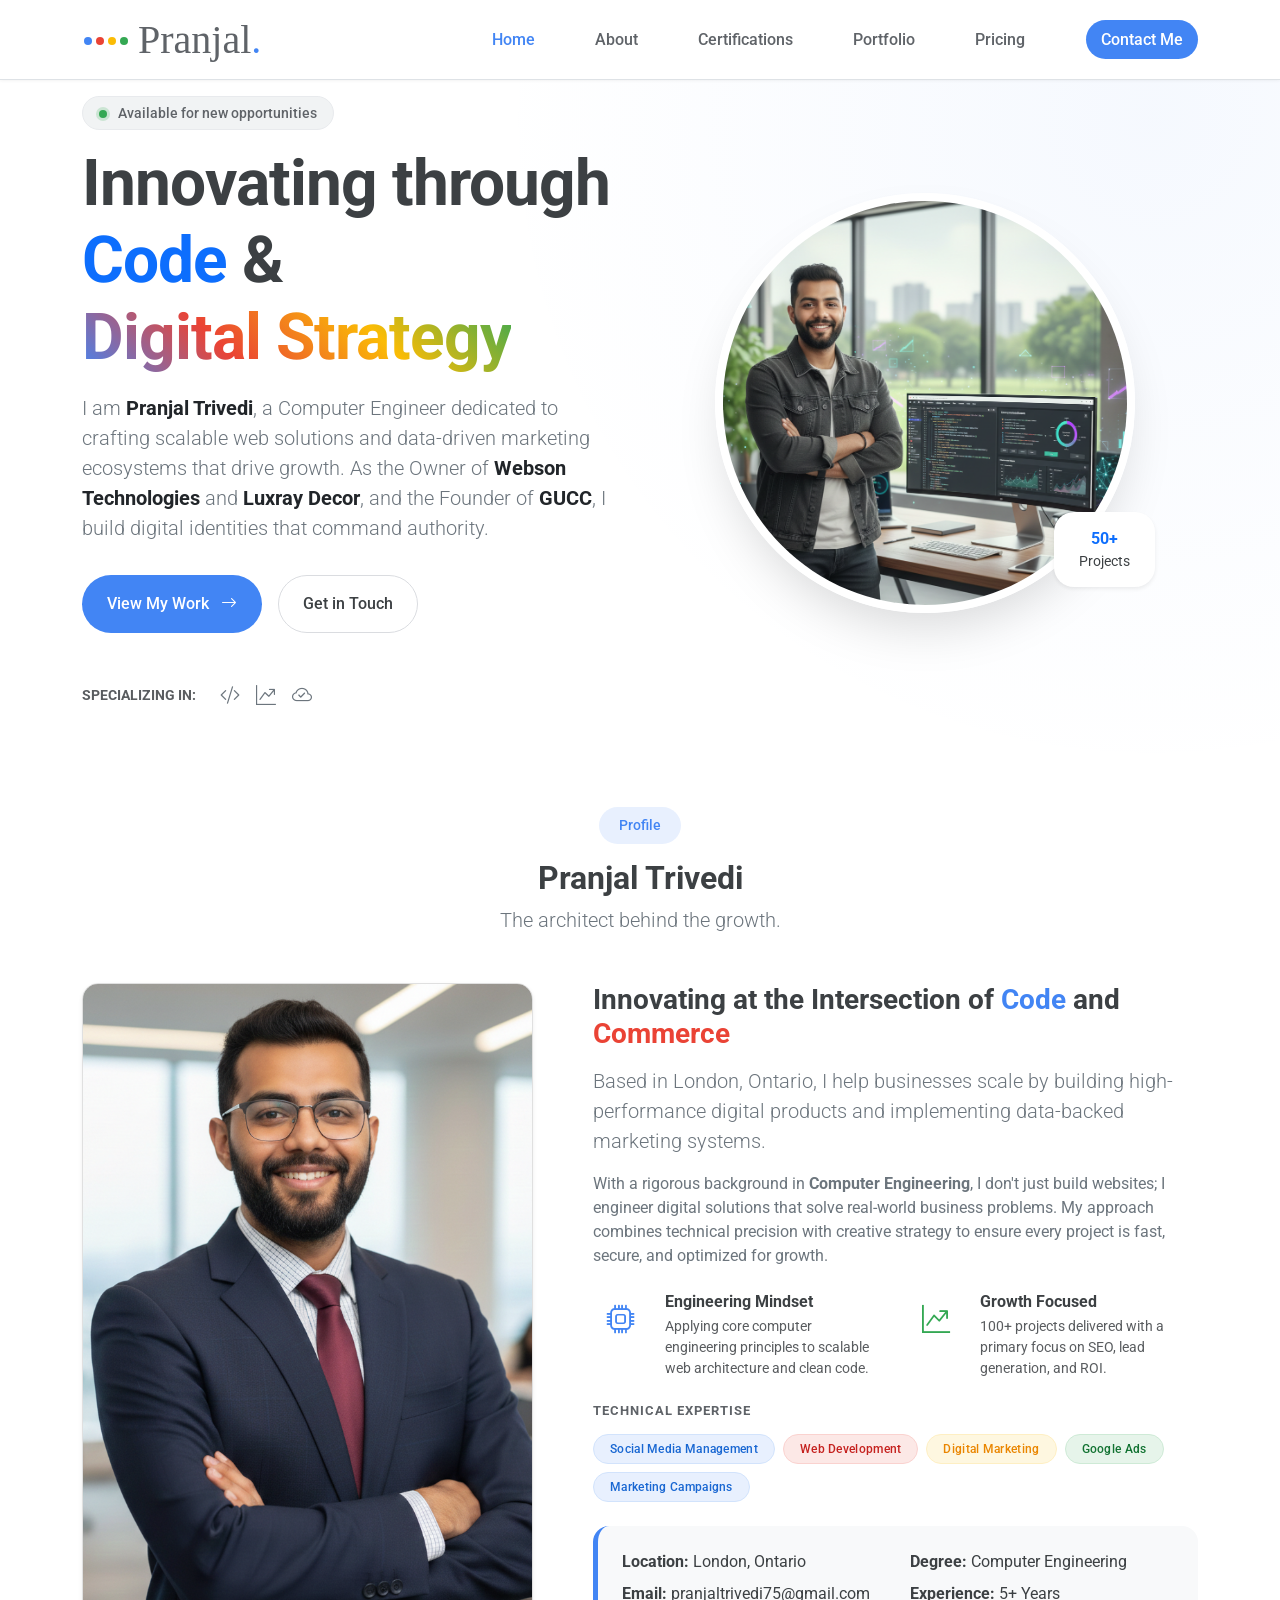
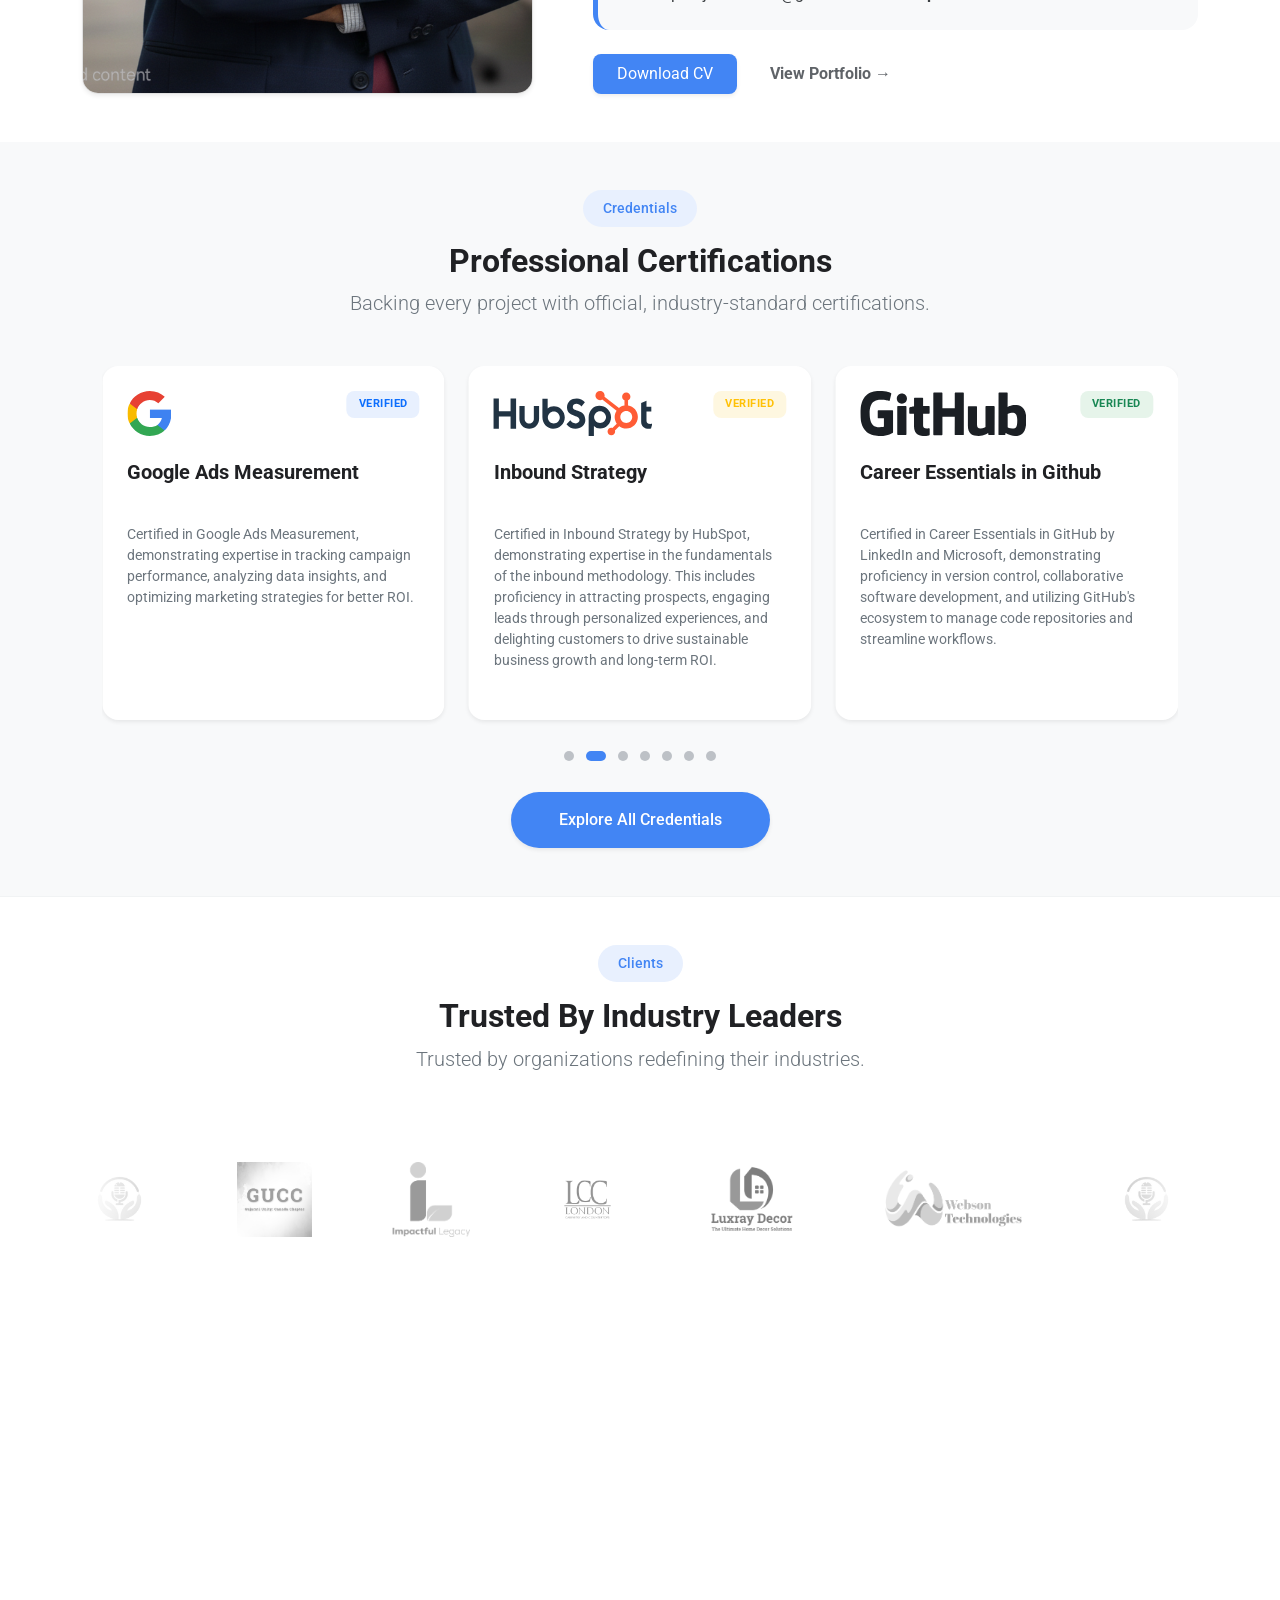
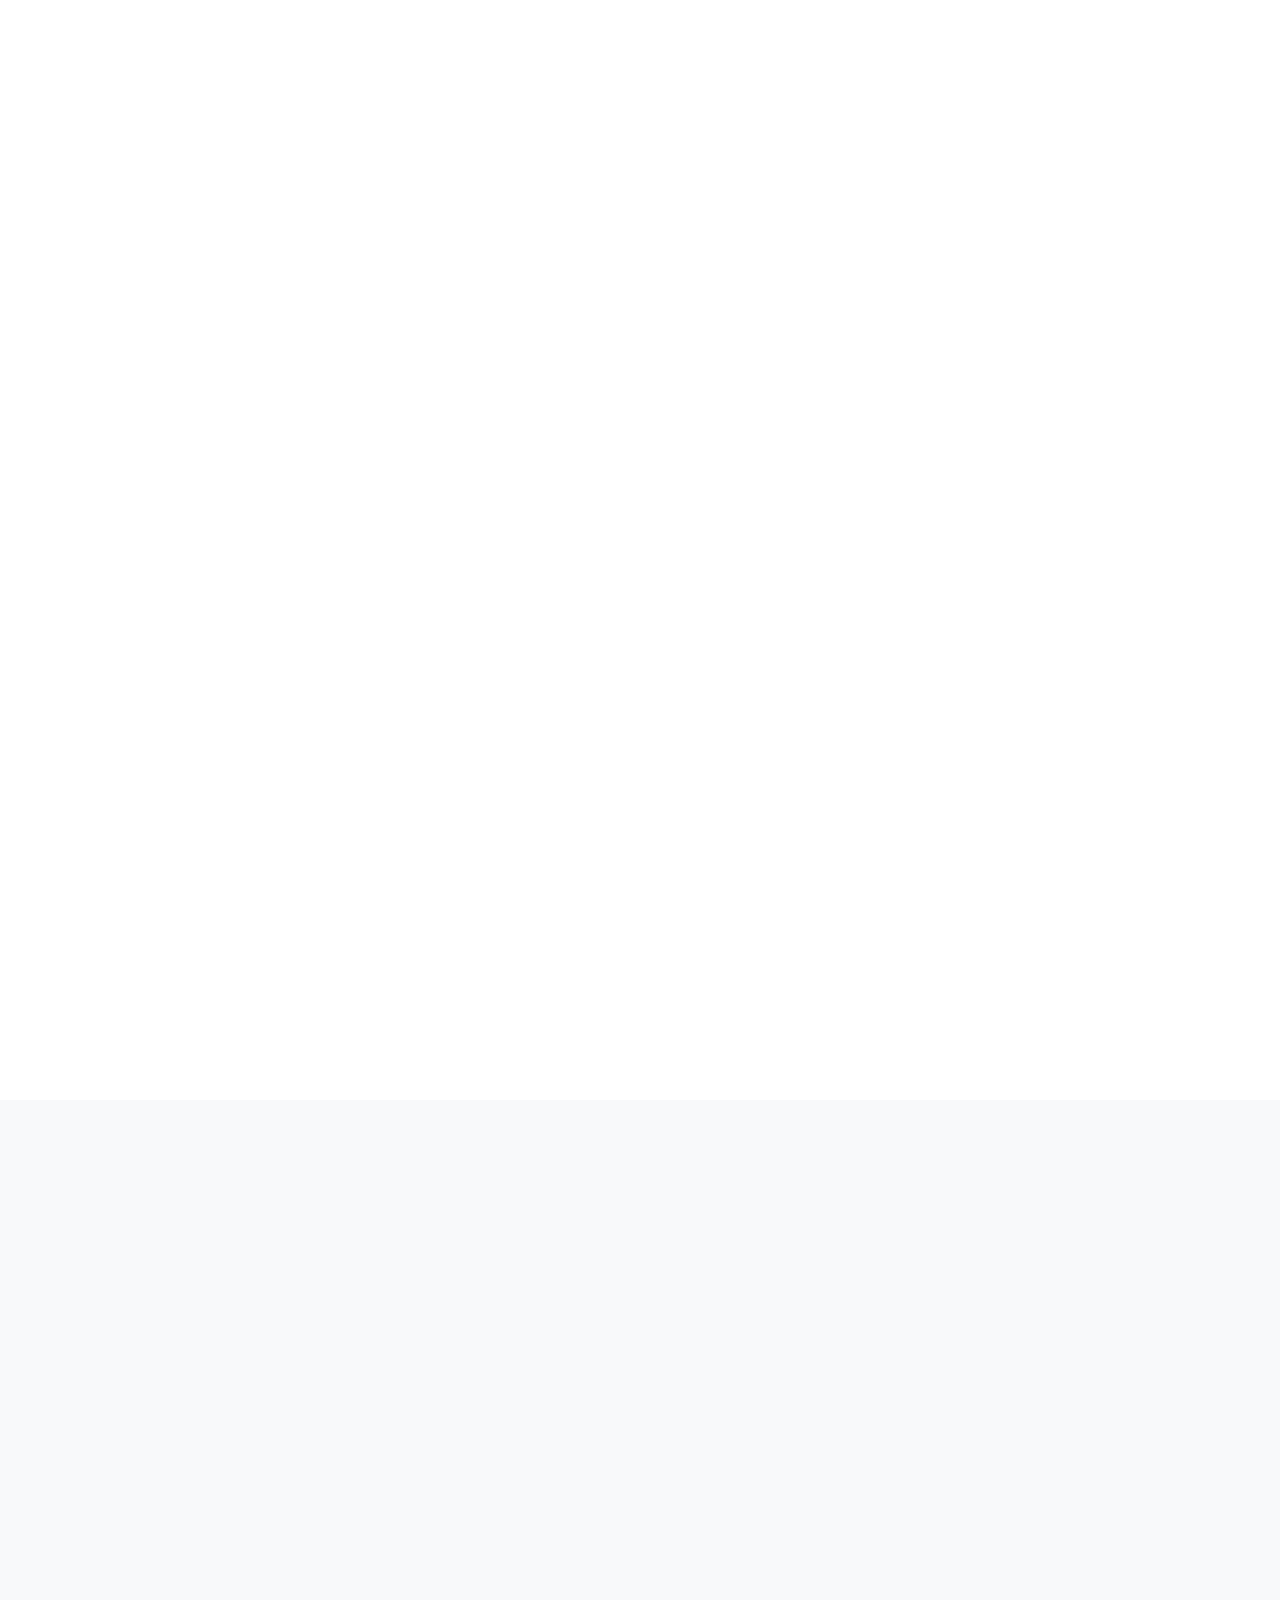
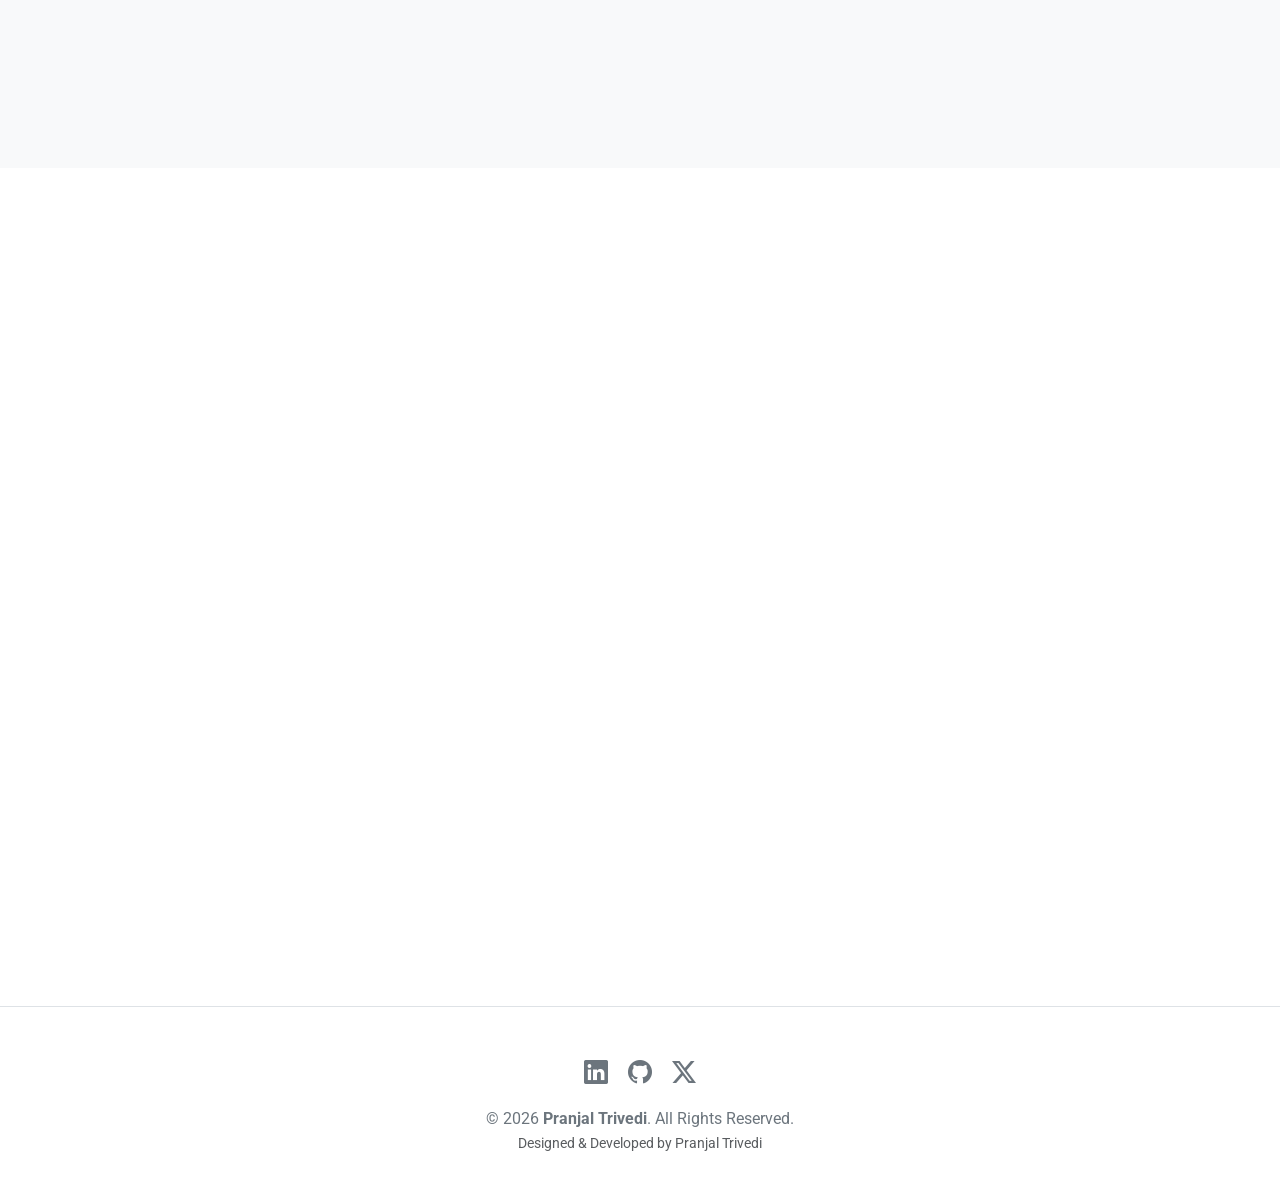
<file: index.html>
<!DOCTYPE html>
<html lang="en">
<head>
  <title>Pranjal Trivedi | Computer Engineer & Digital Marketer</title>
<meta name="title" content="Pranjal Trivedi | Computer Engineer & Entrepreneur">
<meta name="description" content="Pranjal Trivedi: Computer Engineer & Digital Marketer. Owner of Webson Technologies & Luxray Decor. Founder of GUCC. Visit My Website to Explore My Work.">
<meta name="keywords" content="Pranjal Trivedi, Computer Engineer, Luxray Decor, Webson Technologies, GUCC, Gujarati Unity Canada Chapter, Web Developer, Digital Marketing Specialist, Digital Marketer">
<meta name="robots" content="index, follow">
<meta name="language" content="English">
<meta name="author" content="Pranjal Trivedi">
<link rel="canonical" href="https://pranjaltrivedi.com/">

<meta property="og:type" content="website">
<meta property="og:url" content="https://pranjaltrivedi.com/">
<meta property="og:title" content="Pranjal Trivedi | Computer Engineer & Entrepreneur">
<meta property="og:description" content="Pranjal Trivedi: Computer Engineer & Digital Marketer. Owner of Webson Technologies & Luxray Decor. Founder of GUCC. Visit My Website to Explore My Work.">
<meta property="og:image" content="https://pranjaltrivedi.com/assets/img/branding-preview.jpg">
<meta property="og:site_name" content="Pranjal Trivedi">

<meta name="twitter:card" content="summary_large_image">
<meta name="twitter:url" content="https://pranjaltrivedi.com/">
<meta name="twitter:title" content="Pranjal Trivedi | Computer Engineer & Entrepreneur">
<meta name="twitter:description" content="Pranjal Trivedi: Computer Engineer & Digital Marketer. Owner of Webson Technologies & Luxray Decor. Founder of GUCC. Visit My Website to Explore My Work.">
<meta name="twitter:image" content="https://pranjaltrivedi.com/assets/img/branding-preview.jpg">

<meta charset="UTF-8">
<meta name="viewport" content="width=device-width, initial-scale=1.0, maximum-scale=5.0">
<meta http-equiv="X-UA-Compatible" content="IE=edge">
<meta name="theme-color" content="#4285F4"> <link rel="icon" type="image/png" href="/assets/img/favicon.jpg">
  
  <link href="https://fonts.googleapis.com/css2?family=Google+Sans:wght@400;500;700&family=Roboto:wght@300;400;500;700&display=swap" rel="stylesheet">
  <link href="https://cdn.jsdelivr.net/npm/bootstrap@5.3.0/dist/css/bootstrap.min.css" rel="stylesheet">
  <link href="https://cdn.jsdelivr.net/npm/bootstrap-icons@1.11.0/font/bootstrap-icons.css" rel="stylesheet">
  <link href="https://unpkg.com/aos@2.3.1/dist/aos.css" rel="stylesheet">
  <link rel="stylesheet" href="https://cdn.jsdelivr.net/npm/swiper@11/swiper-bundle.min.css" />
  <link rel="stylesheet" href="https://cdn.jsdelivr.net/npm/bootstrap-icons@1.11.3/font/bootstrap-icons.min.css">

  <script src="https://cdn.jsdelivr.net/npm/swiper@11/swiper-bundle.min.js"></script>
  
  <link href="assets/css/style.css" rel="stylesheet">
  <script src="assets/js/security.js"></script>
</head>

<body>
<div id="maintenanceOverlay" class="maintenance-overlay" style="display: none;">
    <div class="maintenance-content text-center p-5 shadow-lg rounded-4 bg-white">
      <div class="d-flex justify-content-center mb-4">
        <a href="#" class="logo d-flex align-items-center text-decoration-none justify-content-center">
          <div class="google-dots me-2">
            <span class="dot blue"></span><span class="dot red"></span><span class="dot yellow"></span><span class="dot green"></span>
          </div>
          <h1 class="sitename mb-0" style="font-family: 'Google Sans'; color: #5F6368; font-weight: 500; font-size: 2rem;">
            Pranjal<span style="color: #4285F4;">.</span>
          </h1>
        </a>
      </div>
      <i class="bi bi-shield-lock text-primary mb-4" style="font-size: 4rem; display: block;"></i>
      <h2 class="fw-bold mb-3" style="font-family: 'Google Sans'; color: #202124;">Site Under Update</h2>
      <p class="text-secondary mb-4 mx-auto" style="max-width: 400px;">
        I am currently updating my portfolio with new projects. Please check back in a few minutes or reach out via LinkedIn.
      </p>
      <a href="https://linkedin.com/in/pranjaltrivedi/" class="btn btn-google-blue rounded-pill px-5 py-2">Follow for Updates</a>
    </div>
  </div>


  <header id="header" class="header fixed-top d-flex align-items-center bg-white border-bottom">
  <div class="container-fluid container-xl d-flex align-items-center justify-content-between">
    
    <a href="index.html" class="logo d-flex align-items-center text-decoration-none">
      <div class="google-dots me-2">
        <span class="dot blue"></span><span class="dot red"></span><span class="dot yellow"></span><span class="dot green"></span>
      </div>
      <h1 class="sitename mb-0" style="font-family: 'Google Sans'; color: #5F6368; font-weight: 500;">Pranjal<span style="color: #4285F4;">.</span></h1>
    </a>

    <nav id="navmenu" class="navmenu">
      <i class="mobile-nav-toggle d-xl-none bi bi-list ms-auto"></i>

      <div class="nav-drawer" id="navDrawer">
        <div class="drawer-header d-xl-none p-3 d-flex align-items-center justify-content-between border-bottom">
          <div class="logo d-flex align-items-center">
            <div class="google-dots me-2">
              <span class="dot blue"></span><span class="dot red"></span><span class="dot yellow"></span><span class="dot green"></span>
            </div>
            <h1 class="sitename mb-0" style="font-size: 1.25rem;">Pranjal<span>.</span></h1>
          </div>
          <i class="bi bi-x drawer-close d-xl-none" style="font-size: 32px; cursor: pointer;"></i>
        </div>

        <ul class="list-unstyled mb-0">
          <li><a href="index.html" class="active">Home</a></li>
          <li><a href="about.html">About</a></li>
          <li><a href="certifications.html">Certifications</a></li>
          <li><a href="portfolio.html">Portfolio</a></li>
          <li><a href="pricing.html">Pricing</a></li>
          <li><a href="contact.html" class="btn-google-blue ms-xl-3">Contact Me</a></li>
        </ul>

        <div class="drawer-footer d-xl-none mt-auto p-4 border-top bg-light">
  <div class="text-center">
    <div class="social-links mb-3">
      <a href="https://linkedin.com/in/pranjaltrivedi/" class="text-secondary mx-2 fs-4"><i class="bi bi-linkedin"></i></a>
      <a href="https://github.com/PranjalTrivedi" class="text-secondary mx-2 fs-4"><i class="bi bi-github"></i></a>
      <a href="https://x.com/pranjalstrivedi" class="text-secondary mx-2 fs-4"><i class="bi bi-twitter-x"></i></a>
    </div>
    <p class="text-secondary mb-0" style="font-size: 0.85rem;">© 2026 <strong>Pranjal Trivedi</strong>. All Rights Reserved.</p>
    <small class="text-muted" style="font-size: 0.75rem;">Designed & Developed by Pranjal Trivedi</small>
  </div>
</div>
      </div>
    </nav>
  </div>
  <div class="mobile-nav-overlay" id="navOverlay"></div>
</header>

  <main class="main">

    <section id="hero" class="hero section py-5 mt-5">
  <div class="container">
    <div class="row gy-5 align-items-center">
      <div class="col-lg-6 order-2 order-lg-1" data-aos="fade-up">
        <div class="hero-content">
          <span class="premium-badge mb-3 d-inline-block">
            <span class="dot blue"></span> Available for new opportunities
          </span>
          <h1 class="display-3 fw-bold mb-3" style="letter-spacing: -1px;">
            Innovating through <span class="text-primary">Code</span> & <br>
            <span class="google-text-gradient">Digital Strategy</span>
          </h1>
          <p class="lead text-secondary mb-4 pb-2">
            I am <span class="fw-bold text-dark">Pranjal Trivedi</span>, a Computer Engineer dedicated to crafting scalable web solutions and data-driven marketing ecosystems that drive growth. As the Owner of <span class="fw-bold text-dark">Webson Technologies</span> and <span class="fw-bold text-dark">Luxray Decor</span>, and the Founder of <span class="fw-bold text-dark">GUCC</span>, I build digital identities that command authority.
          </p>
          <div class="d-flex gap-3 mt-2">
            <a href="portfolio.html" class="btn btn-google-primary px-4 py-3 rounded-pill">
              View My Work <i class="bi bi-arrow-right ms-2"></i>
            </a>
            <a href="contact.html" class="btn btn-outline-google px-4 py-3 rounded-pill">
              Get in Touch
            </a>
          </div>
          <div class="mt-5 d-flex align-items-center gap-4 trust-indicators">
            <small class="text-uppercase fw-bold text-muted small tracking-wider">Specializing in:</small>
            <div class="d-flex gap-3">
              <i class="bi bi-code-slash fs-5 text-secondary" title="Development"></i>
              <i class="bi bi-graph-up-arrow fs-5 text-secondary" title="SEO/Marketing"></i>
              <i class="bi bi-cloud-check fs-5 text-secondary" title="Cloud Solutions"></i>
            </div>
          </div>
        </div>
      </div>
      
      <div class="col-lg-6 order-1 order-lg-2 text-center" data-aos="zoom-in" data-aos-delay="200">
        <div class="hero-image-wrapper">
          <img src="/assets/img/pranjal-trivedi-1.png" class="img-fluid rounded-circle shadow-premium hero-profile-img" alt="Pranjal Trivedi, Computer Engineer and Digital Marketer, working on high-performance web solutions in a professional modern office setting.">
          <div class="floating-card experience-card shadow-sm">
            <span class="fw-bold text-primary">50+</span>
            <small>Projects</small>
          </div>
        </div>
      </div>
    </div>
  </div>
</section>

    <section id="about" class="about section py-5">
  <div class="container" data-aos="fade-up">
    
    <div class="section-title text-center mb-5">
      <span class="badge-google blue">Profile</span>
      <h2 class="fw-bold">Pranjal Trivedi</h2>
      <p class="lead text-secondary mx-auto" style="max-width: 650px;">The architect behind the growth.</p>
    </div>
    
    <div class="row gy-4 align-items-stretch">
      
      <div class="col-lg-5">
        <div class="profile-card h-100 shadow-sm rounded-4 overflow-hidden bg-white border" style="border-color: #e0e0e0 !important;">
          <img src="/assets/img/pranjal-trivedi-2.png" 
               class="w-100 h-100" 
               style="object-fit: cover; min-height: 100%;" 
               alt="Professional branding of Pranjal Trivedi: Computer Engineer and Digital Marketer, featuring Webson Technologies, Luxray Decor, and GUCC logos, specializing in high-performance web solutions and data-driven marketing ecosystems.">
        </div>
      </div>

      <div class="col-lg-7 d-flex flex-column justify-content-center ps-lg-5">
        <div class="content-wrapper">
          <h3 class="fw-bold mb-3" style="color: #3c4043;">Innovating at the Intersection of <span style="color: #4285F4;">Code</span> and <span style="color: #EA4335;">Commerce</span></h3>
          
          <p class="lead text-secondary mb-3">Based in London, Ontario, I help businesses scale by building high-performance digital products and implementing data-backed marketing systems.</p>
          
          <p class="text-secondary mb-4">With a rigorous background in <strong>Computer Engineering</strong>, I don't just build websites; I engineer digital solutions that solve real-world business problems. My approach combines technical precision with creative strategy to ensure every project is fast, secure, and optimized for growth.</p>
          
          <div class="row g-4 mb-4">
            <div class="col-sm-6">
              <div class="d-flex align-items-start">
                <div class="icon-box me-3" style="color: #4285F4;"><i class="bi bi-cpu fs-3"></i></div>
                <div>
                  <h6 class="fw-bold mb-1">Engineering Mindset</h6>
                  <p class="small text-muted mb-0">Applying core computer engineering principles to scalable web architecture and clean code.</p>
                </div>
              </div>
            </div>
            <div class="col-sm-6">
              <div class="d-flex align-items-start">
                <div class="icon-box me-3" style="color: #34A853;"><i class="bi bi-graph-up-arrow fs-3"></i></div>
                <div>
                  <h6 class="fw-bold mb-1">Growth Focused</h6>
                  <p class="small text-muted mb-0">100+ projects delivered with a primary focus on SEO, lead generation, and ROI.</p>
                </div>
              </div>
            </div>
          </div>

          <div class="mb-4">
            <h6 class="fw-bold mb-3" style="color: #5F6368; letter-spacing: 1px; text-transform: uppercase; font-size: 0.8rem;">Technical Expertise</h6>
            <div class="d-flex flex-wrap gap-2">
              <span class="badge badge-premium badge-google-blue px-3 py-2 rounded-pill">Social Media Management</span>
    <span class="badge badge-premium badge-google-red px-3 py-2 rounded-pill">Web Development</span>
    <span class="badge badge-premium badge-google-yellow px-3 py-2 rounded-pill">Digital Marketing</span>
    <span class="badge badge-premium badge-google-green px-3 py-2 rounded-pill">Google Ads</span>
    <span class="badge badge-premium badge-google-blue px-3 py-2 rounded-pill">Marketing Campaigns</span>
            </div>
          </div>

          <div class="personal-info p-4 rounded-4" style="background-color: #f8f9fa; border-left: 5px solid #4285F4;">
            <div class="row gy-3">
              <div class="col-md-6">
                <p class="mb-2"><strong>Location:</strong> London, Ontario</p>
                <p class="mb-0"><strong>Email:</strong> pranjaltrivedi75@gmail.com</p>
              </div>
              <div class="col-md-6">
                <p class="mb-2"><strong>Degree:</strong> Computer Engineering</p>
                <p class="mb-0"><strong>Experience:</strong> 5+ Years</p>
              </div>
            </div>
          </div>

          <div class="mt-4">
            <a href="#contact" class="btn btn-primary px-4 py-2 rounded-3 shadow-sm" style="background-color: #4285F4; border: none;">Download CV</a>
            <a href="#portfolio" class="btn btn-link text-decoration-none ms-3 fw-bold" style="color: #5f6368;">View Portfolio →</a>
          </div>
        </div>
      </div>
      
    </div>
  </div>
</section>

<section id="certifications" class="certifications section py-5" style="background-color: #f8f9fa;">
  <div class="container" data-aos="fade-up">
    
    <div class="section-title text-center mb-5">
      <span class="badge-google blue">Credentials</span>
      <h2 class="fw-bold" style="color: #202124;">Professional Certifications</h2>
      <p class="lead text-secondary mx-auto" style="max-width: 650px;">Backing every project with official, industry-standard certifications.</p>
    </div>

    <div class="cert-swiper-wrapper position-relative">
      <div class="swiper mySwiper pb-5">
        <div class="swiper-wrapper">
          
          <div class="swiper-slide">
            <div class="card border-0 shadow-sm rounded-4 h-100 bg-white p-4 cert-static-card">
              <div class="d-flex justify-content-between align-items-start mb-4">
                <img src="assets/img/certifications-logo/google-favicon.svg" alt="Google" style="height: 45px; width: auto;">
                <span class="badge-inst bg-green-subtle text-success">Verified</span>
              </div>
              <div class="card-body p-0">
                <h5 class="fw-bold mb-2" style="color: #202124;">Google Ads AI-Powered Performance Ads</h5>
                <p class="text-secondary small mb-4">Certified in Google AI-Powered Performance Ads, demonstrating expertise in leveraging AI-driven cross-channel campaigns to optimize performance and achieve business goals.</p>
                <!-- <div class="pt-3 border-top d-flex justify-content-between align-items-center">
                  <small class="text-muted">Credential ID: 284683731</small>
                  <a href="https://www.linkedin.com/redir/redirect/?url=https%3A%2F%2Fskillshop.credential.net%2F6551ad9c-9b89-4e1f-a1d9-637574172e79&urlhash=rSaq&isSdui=true&lipi=urn%3Ali%3Apage%3Ad_flagship3_profile_view_base_certifications_details%3BDRGws7gVSsSUG7PyuHERhA%3D%3D" class="text-decoration-none fw-bold small" style="color: #34A853;">Verify</a>
                </div> -->
              </div>
            </div>
          </div>

          <div class="swiper-slide">
            <div class="card border-0 shadow-sm rounded-4 h-100 bg-white p-4 cert-static-card">
              <div class="d-flex justify-content-between align-items-start mb-4">
                <img src="assets/img/certifications-logo/google-favicon.svg" alt="Meta" style="height: 45px; width: auto;">
                <span class="badge-inst bg-blue-subtle text-primary">Verified</span>
              </div>
              <div class="card-body p-0">
                <h5 class="fw-bold mb-2" style="color: #202124;">Google Ads Measurement</h5>
                <p class="text-secondary small mb-4">Certified in Google Ads Measurement, demonstrating expertise in tracking campaign performance, analyzing data insights, and optimizing marketing strategies for better ROI.</p>
                <!-- <div class="pt-3 border-top d-flex justify-content-between align-items-center">
                  <small class="text-muted">Credential ID: 284666205</small>
                  <a href="https://www.linkedin.com/redir/redirect/?url=https%3A%2F%2Flearndigital.withgoogle.com%2Flink%2F1tb5mplmosg&urlhash=34kn&isSdui=true&lipi=urn%3Ali%3Apage%3Ad_flagship3_profile_view_base_certifications_details%3BDRGws7gVSsSUG7PyuHERhA%3D%3D" class="text-decoration-none fw-bold small" style="color: #4285F4;">Verify</a>
                </div> -->
              </div>
            </div>
          </div>

          <div class="swiper-slide">
            <div class="card border-0 shadow-sm rounded-4 h-100 bg-white p-4 cert-static-card">
              <div class="d-flex justify-content-between align-items-start mb-4">
                <img src="assets/img/certifications-logo/hubspot.svg" alt="HubSpot" style="height: 45px; width: auto;">
                <span class="badge-inst bg-yellow-subtle text-warning">Verified</span>
              </div>
              <div class="card-body p-0">
                <h5 class="fw-bold mb-2" style="color: #202124;">Inbound Strategy</h5>
                <p class="text-secondary small mb-4">Certified in Inbound Strategy by HubSpot, demonstrating expertise in the fundamentals of the inbound methodology. This includes proficiency in attracting prospects, engaging leads through personalized experiences, and delighting customers to drive sustainable business growth and long-term ROI.</p>
                <!-- <div class="pt-3 border-top d-flex justify-content-between align-items-center">
                  <small class="text-muted">Credential ID: HS-5541</small>
                  <a href="#" class="text-decoration-none fw-bold small" style="color: #FBBC05;">Verify</a>
                </div> -->
              </div>
            </div>
          </div>

          <div class="swiper-slide">
            <div class="card border-0 shadow-sm rounded-4 h-100 bg-white p-4 cert-static-card">
              <div class="d-flex justify-content-between align-items-start mb-4">
                <img src="assets/img/certifications-logo/github.svg" alt="Google" style="height: 45px; width: auto;">
                <span class="badge-inst bg-green-subtle text-success">Verified</span>
              </div>
              <div class="card-body p-0">
                <h5 class="fw-bold mb-2" style="color: #202124;">Career Essentials in Github</h5>
                <p class="text-secondary small mb-4">Certified in Career Essentials in GitHub by LinkedIn and Microsoft, demonstrating proficiency in version control, collaborative software development, and utilizing GitHub's ecosystem to manage code repositories and streamline workflows.</p>
                <!-- <div class="pt-3 border-top d-flex justify-content-between align-items-center">
                  <small class="text-muted">Credential ID: G-Analytics-1</small>
                  <a href="#" class="text-decoration-none fw-bold small" style="color: #34A853;">Verify</a>
                </div> -->
              </div>
            </div>
          </div>

          <div class="swiper-slide">
            <div class="card border-0 shadow-sm rounded-4 h-100 bg-white p-4 cert-static-card">
              <div class="d-flex justify-content-between align-items-start mb-4">
                <img src="assets/img/certifications-logo/mailchimp.svg" alt="Mailchimp" style="height: 45px; width: auto;">
                <span class="badge-inst bg-blue-subtle text-primary">Verified</span>
              </div>
              <div class="card-body p-0">
                <h5 class="fw-bold mb-2" style="color: #202124;">Email Marketing</h5>
                <p class="text-secondary small mb-4">Certified in Email Marketing by Mailchimp, demonstrating expertise in building brand loyalty, automating customer journeys, and driving conversions through strategic email communication and audience segmentation.</p>
                <!-- <div class="pt-3 border-top d-flex justify-content-between align-items-center">
                  <small class="text-muted">Credential ID: META-772</small>
                  <a href="#" class="text-decoration-none fw-bold small" style="color: #4285F4;">Verify</a>
                </div> -->
              </div>
            </div>
          </div>

          <div class="swiper-slide">
            <div class="card border-0 shadow-sm rounded-4 h-100 bg-white p-4 cert-static-card">
              <div class="d-flex justify-content-between align-items-start mb-4">
                <img src="assets/img/certifications-logo/hubspot.svg" alt="HubSpot" style="height: 45px; width: auto;">
                <span class="badge-inst bg-yellow-subtle text-warning">Verified</span>
              </div>
              <div class="card-body p-0">
                <h5 class="fw-bold mb-2" style="color: #202124;">Content Marketing</h5>
                <p class="text-secondary small mb-4">Certified in HubSpot Content Marketing, demonstrating expertise in content strategy, SEO-driven storytelling, and audience engagement to drive business growth.</p>
                <!-- <div class="pt-3 border-top d-flex justify-content-between align-items-center">
                  <small class="text-muted">Credential ID: HS-5541</small>
                  <a href="https://app-na3.hubspot.com/academy/achievements/bf9k39bm/en/1/pranjal-trivedi/content-marketing" class="text-decoration-none fw-bold small" style="color: #FBBC05;">Verify</a>
                </div> -->
              </div>
            </div>
          </div>
          <div class="swiper-slide">
            <div class="card border-0 shadow-sm rounded-4 h-100 bg-white p-4 cert-static-card">
              <div class="d-flex justify-content-between align-items-start mb-4">
                <img src="assets/img/certifications-logo/linkedin-favicon.svg" alt="HubSpot" style="height: 45px; width: auto;">
                <span class="badge-inst bg-blue-subtle text-primary">Verified</span>
              </div>
              <div class="card-body p-0">
                <h5 class="fw-bold mb-2" style="color: #202124;">Linkedin Marketing Fundamentals</h5>
                <p class="text-secondary small mb-4">Certified in LinkedIn Marketing Fundamentals, demonstrating expertise in leveraging LinkedIn’s Campaign Manager to build brand presence, execute targeted advertising campaigns, and optimize full-funnel marketing strategies for professional audiences.</p>
                <!-- <div class="pt-3 border-top d-flex justify-content-between align-items-center">
                  <small class="text-muted">Credential ID: HS-5541</small>
                  <a href="https://app-na3.hubspot.com/academy/achievements/bf9k39bm/en/1/pranjal-trivedi/content-marketing" class="text-decoration-none fw-bold small" style="color: #FBBC05;">Verify</a>
                </div> -->
              </div>
            </div>
          </div>

        </div>
        <div class="swiper-pagination"></div>
      </div>
    </div>

    <div class="text-center mt-4">
      <a href="certifications.html" class="btn btn-google-blue px-5 py-3 shadow-sm">Explore All Credentials</a>
    </div>

  </div>
</section>

<section id="clients" class="clients section py-5" style="background-color: #ffffff; border-top: 1px solid #f1f3f4;">
  <div class="container" data-aos="fade-up">

    <div class="section-title text-center mb-5">
      <span class="badge-google blue">Clients</span>
      <h2 class="fw-bold" style="color: #202124;">Trusted By Industry Leaders</h2>
      <p class="lead text-secondary mx-auto" style="max-width: 650px;">Trusted by organizations redefining their industries.</p>
    </div>

    <div class="google-marquee-wrapper">
  <div class="marquee-fade-left"></div>
  <div class="marquee-fade-right"></div>

  <div class="marquee-content">
    <div class="marquee-group">
      <img src="assets/img/clients/conflict-resolution.png" alt="Conflict Resolution" class="client-logo">
      <img src="assets/img/clients/gucc.png" alt="GUCC - Gujarati Unity: Canada Chapter" class="client-logo">
      <img src="assets/img/clients/impactful-legacy.png" alt="Impactful Legacy" class="client-logo">
      <img src="assets/img/clients/lcc.png" alt="LCC" class="client-logo">
      <img src="assets/img/clients/luxray-decor.png" alt="Luxray Decor - Luxray Decor is a leading home decor brand in india, with a range of premium products. Trusted by prominent architects and interior designers." class="client-logo">
      <img src="assets/img/clients/webson-technologies.png" alt="Webson Technologies - The Definitive Power of the IT Industry." class="client-logo">
    </div>

    <div class="marquee-group" aria-hidden="true">
      <img src="assets/img/clients/conflict-resolution.png" alt="Conflict Resolution" class="client-logo">
      <img src="assets/img/clients/gucc.png" alt="GUCC - Gujarati Unity: Canada Chapter" class="client-logo">
      <img src="assets/img/clients/impactful-legacy.png" alt="Impactful Legacy" class="client-logo">
      <img src="assets/img/clients/lcc.png" alt="LCC" class="client-logo">
      <img src="assets/img/clients/luxray-decor.png" alt="Luxray Decor - Luxray Decor is a leading home decor brand in india, with a range of premium products. Trusted by prominent architects and interior designers." class="client-logo">
      <img src="assets/img/clients/webson-technologies.png" alt="Webson Technologies - The Definitive Power of the IT Industry." class="client-logo">
    </div>
  </div>
</div>

  </div>
</section>

<section id="testimonials" class="testimonials section py-5 bg-white">
  <div class="container" data-aos="fade-up">

    <div class="section-title text-center mb-5">
      <span class="badge-google blue">Testimonials</span>
      <h2 class="fw-bold">What our <span class="text-primary fw-bold">partners</span> say</h2>
      <p class="lead text-secondary mx-auto" style="max-width: 650px;">Proven impact through the lens of our partners.</p>
    </div>

    <div class="cert-swiper-wrapper">
      <div class="swiper mySwiper pb-5">
        <div class="swiper-wrapper">

          <div class="swiper-slide h-auto">
            <div class="testimonial-item p-4 h-100 border rounded-4 d-flex flex-column">
              <div class="stars-wrapper mb-3">
                <i class="bi bi-star-fill text-warning"></i>
                <i class="bi bi-star-fill text-warning"></i>
                <i class="bi bi-star-fill text-warning"></i>
                <i class="bi bi-star-fill text-warning"></i>
                <i class="bi bi-star-fill text-warning"></i>
              </div>
              <p class="testimonial-text text-dark mb-4">
                "Pranjal is my go-to partner for complex projects. He has a way of taking a messy idea and turning it into a polished, professional reality. What I appreciate most is his honesty—he uses genuine tools and assets, so I never have to worry about copyright issues or broken plugins down the road."
              </p>
              <div class="d-flex align-items-center mt-auto pt-4 border-top">
                <!-- <img src="https://i.pravatar.cc/150?u=9" class="rounded-circle me-3" width="48" height="48" alt="Client"> -->
                <div>
                  <h6 class="mb-0 fw-bold text-dark">Akshit Panchanl</h6>
                  <p class="mb-0 small text-secondary">Founder, Web Simplifer</p>
                </div>
              </div>
            </div>
          </div>

          <div class="swiper-slide h-auto">
            <div class="testimonial-item p-4 h-100 border rounded-4 d-flex flex-column">
              <div class="stars-wrapper mb-3">
                <i class="bi bi-star-fill text-warning"></i>
                <i class="bi bi-star-fill text-warning"></i>
                <i class="bi bi-star-fill text-warning"></i>
                <i class="bi bi-star-fill text-warning"></i>
                <i class="bi bi-star-fill text-warning"></i>
              </div>
              <p class="testimonial-text text-dark mb-4">
                "Working with Pranjal changed how we get customers. Our website isn't just a digital business card anymore; it’s actually bringing in high-quality leads every day. He made the whole process easy to understand and took the stress of 'digital marketing' off my plate completely."
              </p>
              <div class="d-flex align-items-center mt-auto pt-4 border-top">
                <!-- <img src="https://i.pravatar.cc/150?u=12" class="rounded-circle me-3" width="48" height="48" alt="Client"> -->
                <div>
                  <h6 class="mb-0 fw-bold text-dark">Dhrumil Depani</h6>
                  <p class="mb-0 small text-secondary">Founder, Sipko Blinds</p>
                </div>
              </div>
            </div>
          </div>

          <div class="swiper-slide h-auto">
            <div class="testimonial-item p-4 h-100 border rounded-4 d-flex flex-column">
              <div class="stars-wrapper mb-3">
                <i class="bi bi-star-fill text-warning"></i>
                <i class="bi bi-star-fill text-warning"></i>
                <i class="bi bi-star-fill text-warning"></i>
                <i class="bi bi-star-fill text-warning"></i>
                <i class="bi bi-star-fill text-warning"></i>
              </div>
              <p class="testimonial-text text-dark mb-4">
                "I needed a platform that looked authoritative and trustworthy, and Pranjal delivered exactly that. He is incredibly patient and explained the strategy. You can tell he truly cares about the long-term success of the brands he works with."
              </p>
              <div class="d-flex align-items-center mt-auto pt-4 border-top">
                <!-- <img src="https://i.pravatar.cc/150?u=12" class="rounded-circle me-3" width="48" height="48" alt="Client"> -->
                <div>
                  <h6 class="mb-0 fw-bold text-dark">Masood Noor Hu</h6>
                  <p class="mb-0 small text-secondary">Founder, Conflict Resolution</p>
                </div>
              </div>
            </div>
          </div>

          <div class="swiper-slide h-auto">
            <div class="testimonial-item p-4 h-100 border rounded-4 d-flex flex-column">
              <div class="stars-wrapper mb-3">
                <i class="bi bi-star-fill text-warning"></i>
                <i class="bi bi-star-fill text-warning"></i>
                <i class="bi bi-star-fill text-warning"></i>
                <i class="bi bi-star-fill text-warning"></i>
                <i class="bi bi-star-fill text-warning"></i>
              </div>
              <p class="testimonial-text text-dark mb-4">
                "As a local business owner in London, I needed someone who understood the local market. Pranjal built us a beautiful site and got us showing up on Google exactly where we needed to be. He’s professional, fast, and the quality of his work is clearly a level above the rest."
              </p>
              <div class="d-flex align-items-center mt-auto pt-4 border-top">
                <!-- <img src="https://i.pravatar.cc/150?u=12" class="rounded-circle me-3" width="48" height="48" alt="Client"> -->
                <div>
                  <h6 class="mb-0 fw-bold text-dark">Harpreet Singh Bhullar</h6>
                  <p class="mb-0 small text-secondary">Owner, London Cabinetry & Countertops</p>
                </div>
              </div>
            </div>
          </div>

          <div class="swiper-slide h-auto">
            <div class="testimonial-item p-4 h-100 border rounded-4 d-flex flex-column">
              <div class="stars-wrapper mb-3">
                <i class="bi bi-star-fill text-warning"></i>
                <i class="bi bi-star-fill text-warning"></i>
                <i class="bi bi-star-fill text-warning"></i>
                <i class="bi bi-star-fill text-warning"></i>
                <i class="bi bi-star-fill text-warning"></i>
              </div>
              <p class="testimonial-text text-dark mb-4">
                "The best part about working with Pranjal is the peace of mind. I know that everything he builds is secure and done the right way. He doesn't cut corners. Our online presence finally reflects the premium quality of our actual business."
              </p>
              <div class="d-flex align-items-center mt-auto pt-4 border-top">
                <!-- <img src="https://i.pravatar.cc/150?u=12" class="rounded-circle me-3" width="48" height="48" alt="Client"> -->
                <div>
                  <h6 class="mb-0 fw-bold text-dark">Linesh Patel</h6>
                  <p class="mb-0 small text-secondary">Owner, LP Enterprise</p>
                </div>
              </div>
            </div>
          </div>

          <div class="swiper-slide h-auto">
            <div class="testimonial-item p-4 h-100 border rounded-4 d-flex flex-column">
              <div class="stars-wrapper mb-3">
                <i class="bi bi-star-fill text-warning"></i>
                <i class="bi bi-star-fill text-warning"></i>
                <i class="bi bi-star-fill text-warning"></i>
                <i class="bi bi-star-fill text-warning"></i>
                <i class="bi bi-star-fill text-warning"></i>
              </div>
              <p class="testimonial-text text-dark mb-4">
                "Pranjal has a great eye for design and a deep understanding of how to grow a brand online. He helped us sync our social media and our website so everything feels like one cohesive experience. Highly recommended for any business looking to scale."
              </p>
              <div class="d-flex align-items-center mt-auto pt-4 border-top">
                <!-- <img src="https://i.pravatar.cc/150?u=12" class="rounded-circle me-3" width="48" height="48" alt="Client"> -->
                <div>
                  <h6 class="mb-0 fw-bold text-dark">Sumit Bandhya</h6>
                  <p class="mb-0 small text-secondary">Founder, Creative Bandhu</p>
                </div>
              </div>
            </div>
          </div>

          <div class="swiper-slide h-auto">
            <div class="testimonial-item p-4 h-100 border rounded-4 d-flex flex-column">
              <div class="stars-wrapper mb-3">
                <i class="bi bi-star-fill text-warning"></i>
                <i class="bi bi-star-fill text-warning"></i>
                <i class="bi bi-star-fill text-warning"></i>
                <i class="bi bi-star-fill text-warning"></i>
                <i class="bi bi-star-fill text-warning"></i>
              </div>
              <p class="testimonial-text text-dark mb-4">
                "Finding an expert who is actually an expert is rare. Pranjal is reliable, transparent with his pricing, and delivers results that you can see in your bottom line. He’s played a huge role in helping us streamline our digital growth strategy."
              </p>
              <div class="d-flex align-items-center mt-auto pt-4 border-top">
                <!-- <img src="https://i.pravatar.cc/150?u=12" class="rounded-circle me-3" width="48" height="48" alt="Client"> -->
                <div>
                  <h6 class="mb-0 fw-bold text-dark">Swagat Dash</h6>
                  <p class="mb-0 small text-secondary">Co-Founder, Digital Growww</p>
                </div>
              </div>
            </div>
          </div>

        </div>
        <div class="swiper-pagination"></div>
      </div>

      <div class="swiper-button-prev google-nav-btn"><i class="bi bi-arrow-left"></i></div>
      <div class="swiper-button-next google-nav-btn"><i class="bi bi-arrow-right"></i></div>
    </div>
  </div>
</section>


<section id="services" class="services section py-5 bg-white">
  <div class="container" data-aos="fade-up">

    <div class="section-title text-center mb-5">
      <span class="badge-google blue">Services</span>
      <h2 class="fw-bold">Services that <span class="text-primary fw-bold">scale</span></h2>
      <p class="lead text-secondary mx-auto" style="max-width: 650px;">Building secure, reliable, and high-performance digital ecosystems.</p>
    </div>

    <div class="row gy-4">

      <div class="col-lg-4 col-md-6">
        <div class="m3-service-card h-100">
          <div class="card-content p-4">
            <div class="icon-shape bg-blue-subtle mb-4">
              <i class="bi bi-code-slash text-primary"></i>
            </div>
            <h3 class="h4 fw-bold mb-3">Web Engineering</h3>
            <p class="text-secondary">Custom MERN stack solutions built for speed, security, and global scalability.</p>
            <div class="tag-cloud mt-3">
              <span class="m3-tag">React.js</span>
              <span class="m3-tag">Node.js</span>
              <span class="m3-tag">Cloud</span>
            </div>
          </div>
          <div class="card-footer-action p-4 mt-auto">
            <a href="#contact" class="text-primary fw-bold text-decoration-none">Learn more <i class="bi bi-arrow-right ms-1"></i></a>
          </div>
        </div>
      </div>

      <div class="col-lg-4 col-md-6">
        <div class="m3-service-card h-100">
          <div class="card-content p-4">
            <div class="icon-shape bg-red-subtle mb-4">
              <i class="bi bi-search text-danger"></i>
            </div>
            <h3 class="h4 fw-bold mb-3">SEO Strategy</h3>
            <p class="text-secondary">Technical SEO audits and data-driven optimization to dominate Google search results.</p>
            <div class="tag-cloud mt-3">
              <span class="m3-tag">Technical SEO</span>
              <span class="m3-tag">Growth</span>
            </div>
          </div>
          <div class="card-footer-action p-4 mt-auto">
            <a href="#contact" class="text-danger fw-bold text-decoration-none">Learn more <i class="bi bi-arrow-right ms-1"></i></a>
          </div>
        </div>
      </div>

      <div class="col-lg-4 col-md-6">
        <div class="m3-service-card h-100">
          <div class="card-content p-4">
            <div class="icon-shape bg-yellow-subtle mb-4">
              <i class="bi bi-incognito text-warning"></i>
            </div>
            <h3 class="h4 fw-bold mb-3">Digital Growth</h3>
            <p class="text-secondary">Transforming business goals into technical roadmaps that drive measurable ROI.</p>
            <div class="tag-cloud mt-3">
              <span class="m3-tag">Consulting</span>
              <span class="m3-tag">Strategy</span>
            </div>
          </div>
          <div class="card-footer-action p-4 mt-auto">
            <a href="#contact" class="text-warning fw-bold text-decoration-none">Learn more <i class="bi bi-arrow-right ms-1"></i></a>
          </div>
        </div>
      </div>

    </div>
  </div>
</section>

<section id="faq" class="faq section py-5 bg-light">
  <div class="container" data-aos="fade-up">

    <div class="section-title text-center mb-5">
      <span class="badge-google blue">FAQs</span>
      <h2 class="fw-bold">Frequently Asked <span class="text-primary fw-bold">Questions</span></h2>
      <p class="lead text-secondary mx-auto" style="max-width: 650px;">Quick answers to common inquiries about my technical services.</p>
    </div>

    <div class="row justify-content-center">
      <div class="col-lg-8">
        <div class="accordion accordion-flush" id="faqAccordion">

          <div class="accordion-item m3-faq-item mb-3">
            <h2 class="accordion-header">
              <button class="accordion-button collapsed fw-bold text-dark" type="button" data-bs-toggle="collapse" data-bs-target="#faq1">
                How long does it take to launch a complete website?
              </button>
            </h2>
            <div id="faq1" class="accordion-collapse collapse" data-bs-parent="#faqAccordion">
              <div class="accordion-body text-secondary">
                For a standard WordPress or HTML business site, the timeline is typically 10 to 15 days. More complex E-commerce stores or full ecosystems generally take 45 to 60 days to ensure every detail is perfectly optimized and tested.
              </div>
            </div>
          </div>

          <div class="accordion-item m3-faq-item mb-3">
            <h2 class="accordion-header">
              <button class="accordion-button collapsed fw-bold text-dark" type="button" data-bs-toggle="collapse" data-bs-target="#faq2">
                Why should I invest in your premium services over cheaper alternatives?
              </button>
            </h2>
            <div id="faq2" class="accordion-collapse collapse" data-bs-parent="#faqAccordion">
              <div class="accordion-body text-secondary">
                Cheaper services often use pirated or "nulled" assets which can compromise your security. I prioritize the integrity of your project by using only 100% genuine and licensed digital assets. This ensures your site is safe, receives official updates, and remains legally compliant.
              </div>
            </div>
          </div>

          <div class="accordion-item m3-faq-item mb-3">
            <h2 class="accordion-header">
              <button class="accordion-button collapsed fw-bold text-dark" type="button" data-bs-toggle="collapse" data-bs-target="#faq3">
                Do you manage my social media accounts personally?
              </button>
            </h2>
            <div id="faq3" class="accordion-collapse collapse" data-bs-parent="#faqAccordion">
              <div class="accordion-body text-secondary">
                Yes. I handle the setup and management of your social media profiles. I use AI tools like ChatGPT, Claude and Gemini to craft high-quality content while personally overseeing the strategy and engagement to grow your brand effectively.
              </div>
            </div>
          </div>

          <div class="accordion-item m3-faq-item mb-3">
            <h2 class="accordion-header">
              <button class="accordion-button collapsed fw-bold text-dark" type="button" data-bs-toggle="collapse" data-bs-target="#faq4">
                Can you help with payment gateway integration for my store?
              </button>
            </h2>
            <div id="faq4" class="accordion-collapse collapse" data-bs-parent="#faqAccordion">
              <div class="accordion-body text-secondary">
                Absolutely. I set up secure payment gateways (like Stripe, PayPal, or local processors) within WooCommerce, ensuring that all transactions are safe and the checkout process is smooth and professional for your users.
              </div>
            </div>
          </div>

          <div class="accordion-item m3-faq-item mb-3">
            <h2 class="accordion-header">
              <button class="accordion-button collapsed fw-bold text-dark" type="button" data-bs-toggle="collapse" data-bs-target="#faq5">
                Can't I just use ChatGPT myself to do my marketing?
              </button>
            </h2>
            <div id="faq5" class="accordion-collapse collapse" data-bs-parent="#faqAccordion">
              <div class="accordion-body text-secondary">
                Simple prompting often leads to "AI hallucinations" or generic content that Google's spam filters may flag. I use a multi-LLM stack (Claude for logic, Gemini for creative, and DeepSeek for data) to perform Semantic Keyword Mapping. I use AI to analyze large datasets of competitor backlinks and then engineer "Prompt Chains" that produce content with high Information Gain Scores, ensuring the output is authoritative and SEO-optimized.
              </div>
            </div>
          </div>

        </div>
      </div>
    </div>
  </div>
</section>

<section id="contact" class="contact section py-5 bg-white">
  <div class="container" data-aos="fade-up">

    <div class="section-title text-center mb-5">
      <span class="badge-google blue">Connect</span>
      <h2 class="fw-bold">Get in <span class="text-primary fw-bold">Touch</span></h2>
      <p class="lead text-secondary mx-auto" style="max-width: 650px;">Ready to start your next high-performance digital project?</p>
    </div>

    <div class="row gy-4">

      <div class="col-lg-5">
        <div class="contact-info-wrapper h-100">
          
          <div class="info-card mb-4" data-aos="fade-up" data-aos-delay="100">
            <div class="icon-box bg-blue-subtle">
              <i class="bi bi-geo-alt text-primary"></i>
            </div>
            <div>
              <h5 class="fw-bold mb-1">Location</h5>
              <p class="text-secondary mb-0">Global / Remote</p>
            </div>
          </div>

          <div class="info-card mb-4" data-aos="fade-up" data-aos-delay="200">
            <div class="icon-box bg-red-subtle">
              <i class="bi bi-envelope text-danger"></i>
            </div>
            <div>
              <h5 class="fw-bold mb-1">Email Me</h5>
              <p class="text-secondary mb-0">pranjaltrivedi75@gmail.com</p>
            </div>
          </div>

          <div class="info-card" data-aos="fade-up" data-aos-delay="300">
            <div class="icon-box bg-green-subtle">
              <i class="bi bi-linkedin text-success"></i>
            </div>
            <div>
              <h5 class="fw-bold mb-1">LinkedIn</h5>
              <p class="text-secondary mb-0">Pranjal Trivedi</p>
            </div>
          </div>

        </div>
      </div>

      <div class="col-lg-7">
        <div class="contact-form-card p-4 p-md-5 border rounded-4 shadow-sm" data-aos="fade-up" data-aos-delay="400">
          <form action="/assets/php/contact-handler.php" method="POST" class="php-email-form">
            <div class="row gy-4">
              
              <div class="col-md-6">
                <label class="form-label fw-bold small text-secondary">Full Name</label>
                <input type="text" name="name" class="form-control" placeholder="Jane Doe" required>
              </div>

              <div class="col-md-6">
                <label class="form-label fw-bold small text-secondary">Email Address</label>
                <input type="email" class="form-control" name="email" placeholder="name@example.com" required>
              </div>

              <div class="col-12">
                <label class="form-label fw-bold small text-secondary">Subject</label>
                <input type="text" class="form-control" name="subject" placeholder="Project Inquiry" required>
              </div>

              <div class="col-12">
                <label class="form-label fw-bold small text-secondary">Message</label>
                <textarea class="form-control" name="message" rows="5" placeholder="Tell me about your project goals..." required></textarea>
              </div>

              <div class="col-12 text-center mt-4">
                <button type="submit" class="btn btn-google-blue px-5 py-3 rounded-pill shadow-sm">
                  Send Message <i class="bi bi-send ms-2"></i>
                </button>
              </div>

            </div>
          </form>
        </div>
      </div>

    </div>
  </div>
</section>

  </main>

  <footer id="footer" class="footer py-5 border-top bg-white">
    <div class="container text-center">
      <div class="social-links mb-3">
        <a href="https://linkedin.com/in/pranjaltrivedi/" class="text-secondary mx-2 fs-4"><i class="bi bi-linkedin"></i></a>
        <a href="https://github.com/PranjalTrivedi" class="text-secondary mx-2 fs-4"><i class="bi bi-github"></i></a>
        <a href="https://x.com/pranjalstrivedi" class="text-secondary mx-2 fs-4"><i class="bi bi-twitter-x"></i></a>
      </div>
      <p class="text-secondary mb-0">© 2026 <strong>Pranjal Trivedi</strong>. All Rights Reserved.</p>
      <small class="text-muted">Designed & Developed by Pranjal Trivedi</small>
    </div>
  </footer>
  <script src="https://cdn.jsdelivr.net/npm/bootstrap@5.3.0/dist/js/bootstrap.bundle.min.js"></script>
  <script src="https://unpkg.com/aos@2.3.1/dist/aos.js"></script>
  <script src="assets/js/main.js"></script>
</body>
</html>
</file>
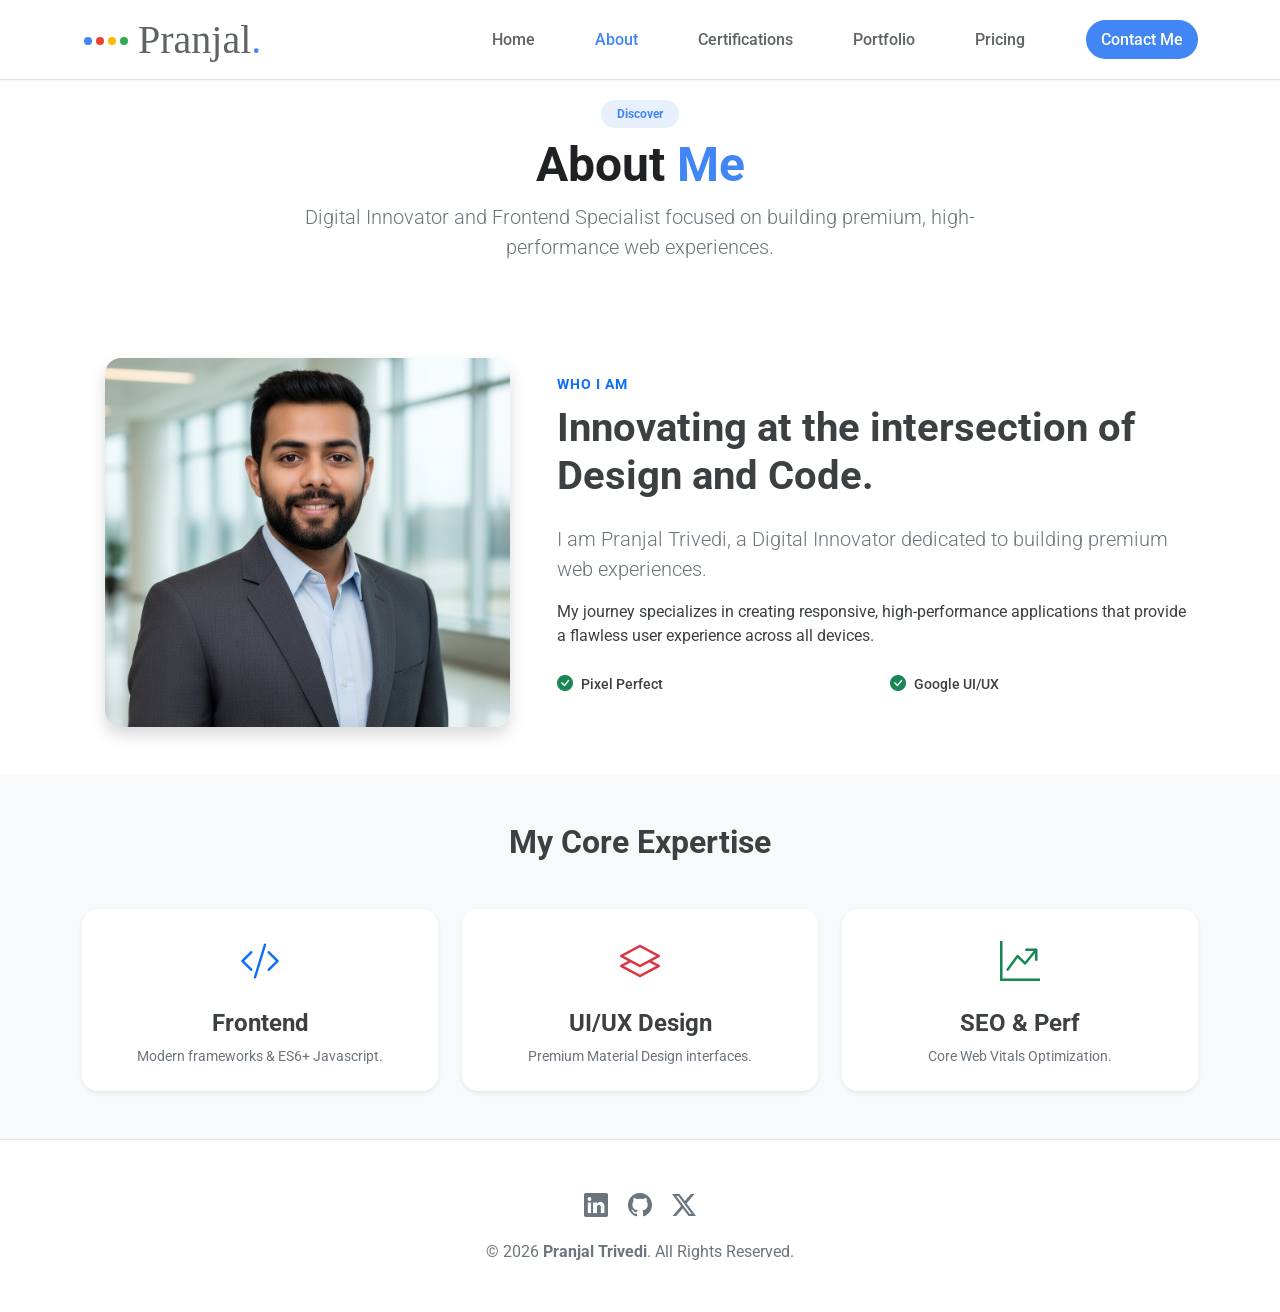
<file: about.html>
<!DOCTYPE html>
<html lang="en">
<head>
  <meta charset="utf-8">
  <meta content="width=device-width, initial-scale=1.0" name="viewport">
  <title>About | Pranjal Trivedi</title>
  
  <link href="https://fonts.googleapis.com/css2?family=Google+Sans:wght@400;500;700&family=Roboto:wght@300;400;500;700&display=swap" rel="stylesheet">
  <link href="https://cdn.jsdelivr.net/npm/bootstrap@5.3.0/dist/css/bootstrap.min.css" rel="stylesheet">
  <link href="https://cdn.jsdelivr.net/npm/bootstrap-icons@1.11.3/font/bootstrap-icons.min.css" rel="stylesheet">
  <link href="https://unpkg.com/aos@2.3.1/dist/aos.css" rel="stylesheet">
  <link rel="stylesheet" href="assets/css/style.css">
  <script src="assets/js/security.js"></script>
</head>

<body class="mobile-nav-disabled"> 

    <div id="maintenanceOverlay" class="maintenance-overlay" style="display: none;">
    <div class="maintenance-content text-center p-5 shadow-lg rounded-4 bg-white">
      <div class="d-flex justify-content-center mb-4">
        <a href="#" class="logo d-flex align-items-center text-decoration-none justify-content-center">
          <div class="google-dots me-2">
            <span class="dot blue"></span><span class="dot red"></span><span class="dot yellow"></span><span class="dot green"></span>
          </div>
          <h1 class="sitename mb-0" style="font-family: 'Google Sans'; color: #5F6368; font-weight: 500; font-size: 2rem;">
            Pranjal<span style="color: #4285F4;">.</span>
          </h1>
        </a>
      </div>
      <i class="bi bi-shield-lock text-primary mb-4" style="font-size: 4rem; display: block;"></i>
      <h2 class="fw-bold mb-3" style="font-family: 'Google Sans'; color: #202124;">Site Under Update</h2>
      <p class="text-secondary mb-4 mx-auto" style="max-width: 400px;">
        I am currently updating my portfolio with new projects. Please check back in a few minutes or reach out via LinkedIn.
      </p>
      <a href="https://linkedin.com/in/pranjaltrivedi/" class="btn btn-google-blue rounded-pill px-5 py-2">Follow for Updates</a>
    </div>
  </div>


    <header id="header" class="header fixed-top d-flex align-items-center bg-white border-bottom">
    <div class="container-fluid container-xl d-flex align-items-center justify-content-between">
      
      <a href="index.html" class="logo d-flex align-items-center text-decoration-none">
        <div class="google-dots me-2">
          <span class="dot blue"></span><span class="dot red"></span><span class="dot yellow"></span><span class="dot green"></span>
        </div>
        <h1 class="sitename mb-0" style="font-family: 'Google Sans'; color: #5F6368; font-weight: 500;">Pranjal<span style="color: #4285F4;">.</span></h1>
      </a>

      <nav id="navmenu" class="navmenu">
        <i class="mobile-nav-toggle d-xl-none bi bi-list ms-auto"></i>

        <div class="nav-drawer" id="navDrawer">
          <div class="drawer-header d-xl-none p-3 d-flex align-items-center justify-content-between border-bottom">
            <div class="logo d-flex align-items-center">
              <div class="google-dots me-2">
                <span class="dot blue"></span><span class="dot red"></span><span class="dot yellow"></span><span class="dot green"></span>
              </div>
              <h1 class="sitename mb-0" style="font-size: 1.25rem;">Pranjal<span>.</span></h1>
            </div>
            <i class="bi bi-x drawer-close d-xl-none" style="font-size: 32px; cursor: pointer;"></i>
          </div>

          <ul class="list-unstyled mb-0">
            <li><a href="index.html">Home</a></li>
            <li><a href="about.html" class="active">About</a></li>
            <li><a href="certifications.html">Certifications</a></li>
            <li><a href="portfolio.html">Portfolio</a></li>
            <li><a href="pricing.html">Pricing</a></li>
            <li><a href="contact.html" class="btn-google-blue ms-xl-3">Contact Me</a></li>
          </ul>

          <div class="drawer-footer d-xl-none mt-auto p-4 border-top bg-light">
            <div class="text-center">
              <div class="social-links mb-3">
                <a href="https://linkedin.com/in/pranjaltrivedi/" class="text-secondary mx-2 fs-4"><i class="bi bi-linkedin"></i></a>
                <a href="https://github.com/PranjalTrivedi" class="text-secondary mx-2 fs-4"><i class="bi bi-github"></i></a>
                <a href="https://x.com/pranjalstrivedi" class="text-secondary mx-2 fs-4"><i class="bi bi-twitter-x"></i></a>
              </div>
              <p class="text-secondary mb-0" style="font-size: 0.85rem;">© 2026 <strong>Pranjal Trivedi</strong></p>
            </div>
          </div>
        </div>
      </nav>
    </div>
    <div class="mobile-nav-overlay" id="navOverlay"></div>
  </header>

  <main class="main" style="margin-top: 100px;">

    <div class="container mb-5 text-center" data-aos="fade-up">
    <span class="badge rounded-pill px-3 py-2 mb-2" style="background-color: #E8F0FE; color: #4285F4;">Discover</span>
    <h2 class="display-5 fw-bold" style="color: #202124;">About <span style="color: #4285F4;">Me</span></h2>
    <p class="text-secondary lead mx-auto" style="max-width: 700px;">
      Digital Innovator and Frontend Specialist focused on building premium, high-performance web experiences.
    </p>
  </div>

    <section id="about-detail" class="py-5 overflow-hidden">
      <div class="container">
        <div class="row gy-5 align-items-center">
          <div class="col-lg-5 text-center" data-aos="fade-right">
            <img src="assets/img/profile-square.png" class="img-fluid rounded-4 shadow" alt="Pranjal Trivedi" style="max-width: 90%; height: auto;">
          </div>
          <div class="col-lg-7" data-aos="fade-left">
            <span class="text-primary fw-bold text-uppercase" style="letter-spacing: 1px; font-size: 0.85rem;">Who I Am</span>
            <h2 class="display-6 fw-bold mb-4 mt-2">Innovating at the intersection of Design and Code.</h2>
            <p class="lead text-secondary">I am Pranjal Trivedi, a Digital Innovator dedicated to building premium web experiences.</p>
            <p>My journey specializes in creating responsive, high-performance applications that provide a flawless user experience across all devices.</p>
            
            <div class="row mt-4">
              <div class="col-6 mb-3">
                <div class="d-flex align-items-center">
                  <i class="bi bi-check-circle-fill text-success me-2"></i>
                  <span class="small fw-medium">Pixel Perfect</span>
                </div>
              </div>
              <div class="col-6 mb-3">
                <div class="d-flex align-items-center">
                  <i class="bi bi-check-circle-fill text-success me-2"></i>
                  <span class="small fw-medium">Google UI/UX</span>
                </div>
              </div>
            </div>
          </div>
        </div>
      </div>
    </section>

    <section class="py-5 bg-light">
      <div class="container text-center mb-5">
        <h2 class="fw-bold">My Core Expertise</h2>
      </div>
      <div class="container">
        <div class="row g-4">
          <div class="col-12 col-md-4" data-aos="zoom-in" data-aos-delay="100">
            <div class="p-4 bg-white rounded-4 shadow-sm text-center">
              <i class="bi bi-code-slash fs-1 text-primary mb-3 d-block"></i>
              <h4 class="fw-bold">Frontend</h4>
              <p class="small text-secondary mb-0">Modern frameworks & ES6+ Javascript.</p>
            </div>
          </div>
          <div class="col-12 col-md-4" data-aos="zoom-in" data-aos-delay="200">
            <div class="p-4 bg-white rounded-4 shadow-sm text-center">
              <i class="bi bi-layers fs-1 text-danger mb-3 d-block"></i>
              <h4 class="fw-bold">UI/UX Design</h4>
              <p class="small text-secondary mb-0">Premium Material Design interfaces.</p>
            </div>
          </div>
          <div class="col-12 col-md-4" data-aos="zoom-in" data-aos-delay="300">
            <div class="p-4 bg-white rounded-4 shadow-sm text-center">
              <i class="bi bi-graph-up-arrow fs-1 text-success mb-3 d-block"></i>
              <h4 class="fw-bold">SEO & Perf</h4>
              <p class="small text-secondary mb-0">Core Web Vitals Optimization.</p>
            </div>
          </div>
        </div>
      </div>
    </section>
  </main>

  <footer id="footer" class="footer py-5 border-top bg-white">
    <div class="container text-center">
      <div class="social-links mb-3">
        <a href="https://linkedin.com/in/pranjaltrivedi/" class="text-secondary mx-2 fs-4"><i class="bi bi-linkedin"></i></a>
        <a href="https://github.com/PranjalTrivedi" class="text-secondary mx-2 fs-4"><i class="bi bi-github"></i></a>
        <a href="https://x.com/pranjalstrivedi" class="text-secondary mx-2 fs-4"><i class="bi bi-twitter-x"></i></a>
      </div>
      <p class="text-secondary mb-0">© 2026 <strong>Pranjal Trivedi</strong>. All Rights Reserved.</p>
    </div>
  </footer>

  <script src="https://unpkg.com/aos@2.3.1/dist/aos.js"></script>
  <script src="assets/js/main.js"></script>
</body>
</html>
</file>
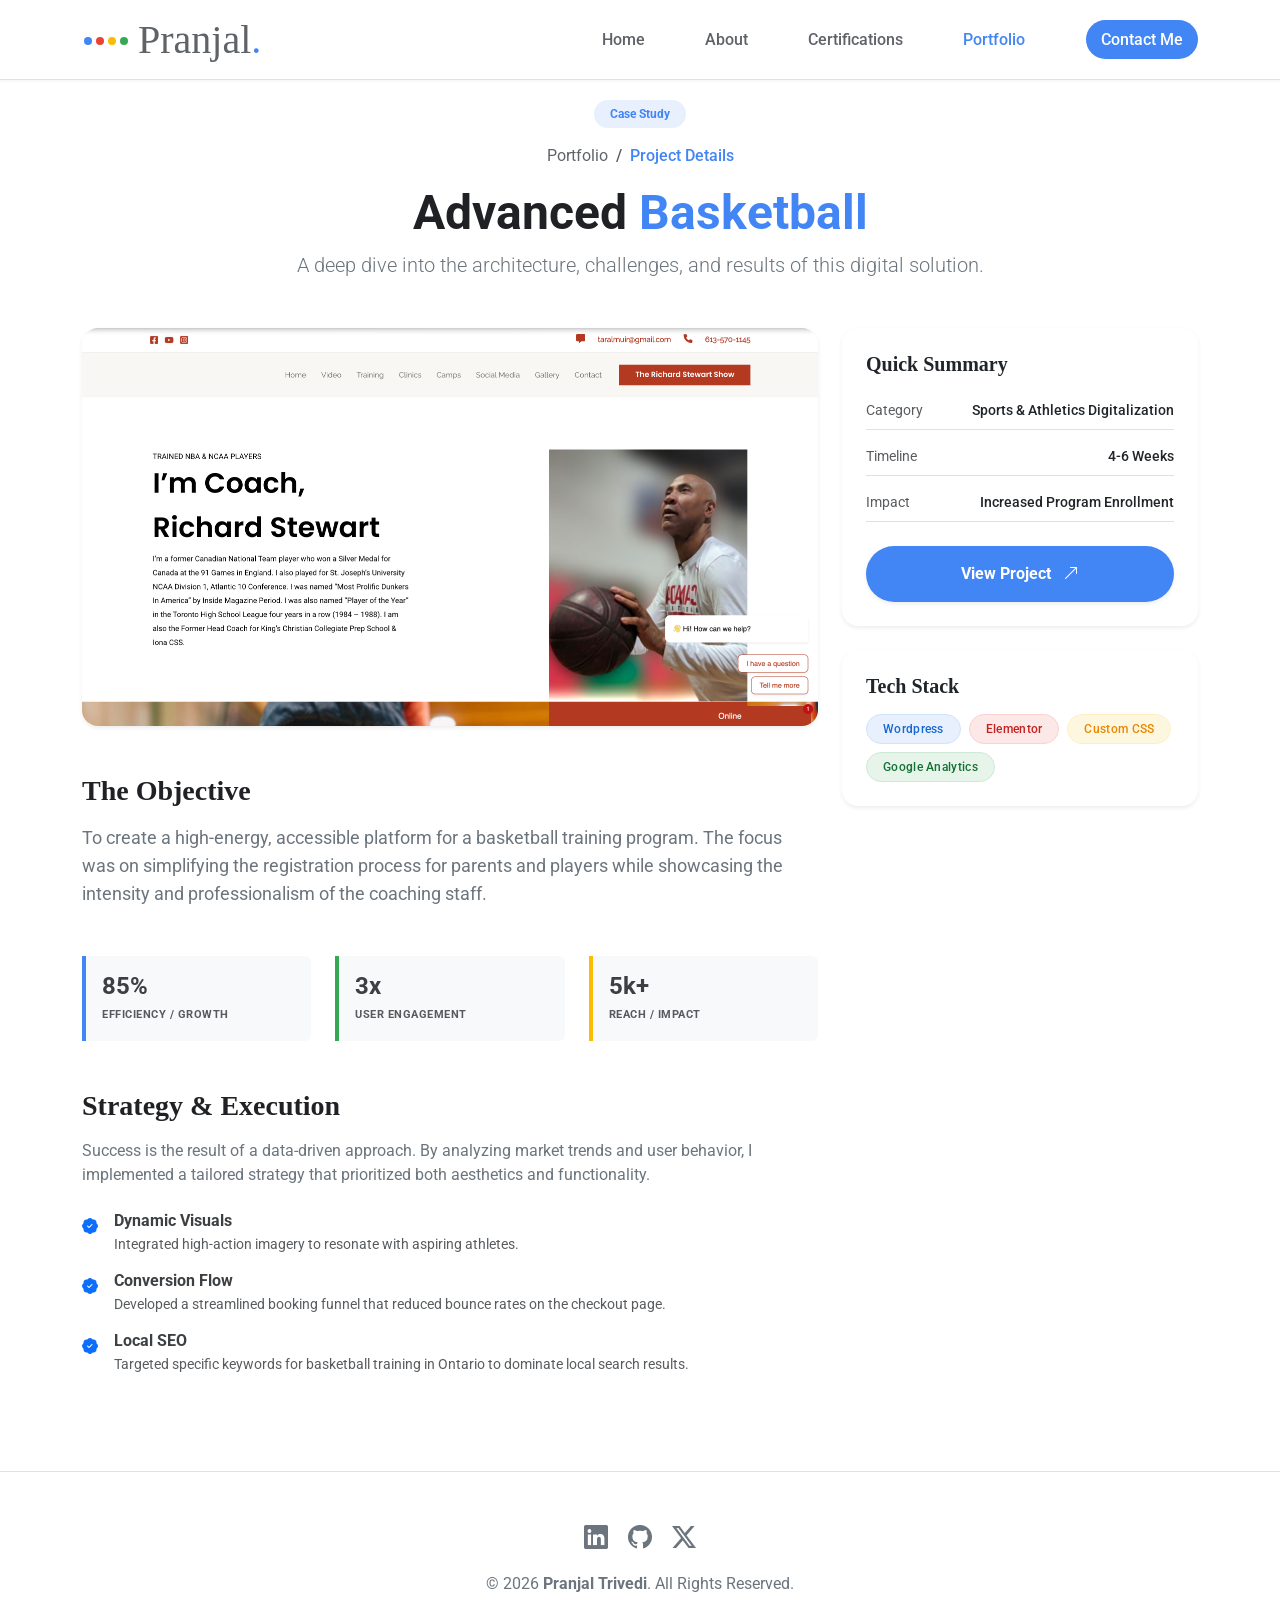
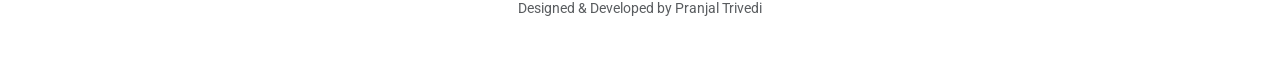
<file: advanced-basketball.html>
<!DOCTYPE html>
<html lang="en">
<head>
  <meta charset="utf-8">
  <meta content="width=device-width, initial-scale=1.0" name="viewport">
  <title>Project Details | Pranjal Trivedi</title>
  
  <link href="https://fonts.googleapis.com/css2?family=Google+Sans:wght@400;500;700&family=Roboto:wght@300;400;500;700&display=swap" rel="stylesheet">
  <link href="https://cdn.jsdelivr.net/npm/bootstrap@5.3.0/dist/css/bootstrap.min.css" rel="stylesheet">
  <link href="https://cdn.jsdelivr.net/npm/bootstrap-icons@1.11.3/font/bootstrap-icons.min.css" rel="stylesheet">
  <link href="https://unpkg.com/aos@2.3.1/dist/aos.css" rel="stylesheet">
  <link rel="stylesheet" href="assets/css/style.css">
  <script src="assets/js/security.js"></script>
</head>

<body>
    <div id="maintenanceOverlay" class="maintenance-overlay" style="display: none;">
    <div class="maintenance-content text-center p-5 shadow-lg rounded-4 bg-white">
      <div class="d-flex justify-content-center mb-4">
        <a href="#" class="logo d-flex align-items-center text-decoration-none justify-content-center">
          <div class="google-dots me-2">
            <span class="dot blue"></span><span class="dot red"></span><span class="dot yellow"></span><span class="dot green"></span>
          </div>
          <h1 class="sitename mb-0" style="font-family: 'Google Sans'; color: #5F6368; font-weight: 500; font-size: 2rem;">
            Pranjal<span style="color: #4285F4;">.</span>
          </h1>
        </a>
      </div>
      <i class="bi bi-shield-lock text-primary mb-4" style="font-size: 4rem; display: block;"></i>
      <h2 class="fw-bold mb-3" style="font-family: 'Google Sans'; color: #202124;">Site Under Update</h2>
      <p class="text-secondary mb-4 mx-auto" style="max-width: 400px;">
        I am currently updating my portfolio with new projects. Please check back in a few minutes or reach out via LinkedIn.
      </p>
      <a href="https://linkedin.com/in/pranjaltrivedi/" class="btn btn-google-blue rounded-pill px-5 py-2">Follow for Updates</a>
    </div>
  </div>


  <header id="header" class="header fixed-top d-flex align-items-center bg-white border-bottom">
    <div class="container-fluid container-xl d-flex align-items-center justify-content-between">
      <a href="index.html" class="logo d-flex align-items-center text-decoration-none">
        <div class="google-dots me-2">
          <span class="dot blue"></span><span class="dot red"></span><span class="dot yellow"></span><span class="dot green"></span>
        </div>
        <h1 class="sitename mb-0" style="font-family: 'Google Sans'; color: #5F6368; font-weight: 500;">Pranjal<span style="color: #4285F4;">.</span></h1>
      </a>
      <nav id="navmenu" class="navmenu">
        <i class="mobile-nav-toggle d-xl-none bi bi-list ms-auto"></i>
        <div class="nav-drawer" id="navDrawer">
          <div class="drawer-header d-xl-none p-3 d-flex align-items-center justify-content-between border-bottom">
            <h1 class="sitename mb-0" style="font-size: 1.25rem;">Pranjal<span>.</span></h1>
            <i class="bi bi-x drawer-close d-xl-none"></i>
          </div>
          <ul class="list-unstyled mb-0">
            <li><a href="index.html">Home</a></li>
            <li><a href="about.html">About</a></li>
            <li><a href="certifications.html">Certifications</a></li>
            <li><a href="portfolio.html" class="active">Portfolio</a></li>
            <li><a href="contact.html" class="btn-google-blue ms-xl-3">Contact Me</a></li>
          </ul>
        </div>
      </nav>
    </div>
    <div class="mobile-nav-overlay" id="navOverlay"></div>
  </header>

  <main class="main" style="margin-top: 100px;">

  <div class="container mb-5 text-center" data-aos="fade-up">
  <span class="badge rounded-pill px-3 py-2 mb-3" style="background-color: #E8F0FE; color: #4285F4;">Case Study</span>

  <nav aria-label="breadcrumb" class="mb-3">
    <ol class="breadcrumb justify-content-center mb-0">
      <li class="breadcrumb-item">
        <a href="portfolio.html" class="text-decoration-none" style="color: #5F6368;">Portfolio</a>
      </li>
      <li class="breadcrumb-item active" aria-current="page" style="color: #4285F4; font-weight: 500;">Project Details</li>
    </ol>
  </nav>

  <h2 class="display-5 fw-bold" style="color: #202124;">Advanced <span style="color: #4285F4;">Basketball</span></h2>
  
  <p class="text-secondary lead mx-auto" style="max-width: 700px;">
    A deep dive into the architecture, challenges, and results of this digital solution.
  </p>
</div>

  <section id="portfolio-details" class="portfolio-details pb-5">
  <div class="container">
    <div class="row gy-4">

      <div class="col-lg-8" data-aos="fade-up">
        <div class="card border-0 shadow-sm rounded-4 overflow-hidden mb-5">
          <img src="/assets/img/projects/advanced-basketball.png" class="img-fluid" alt="Advanced Basketball">
        </div>
        
        <div class="project-content">
          
          <div class="mb-5">
            <h3 class="fw-bold mb-3" style="color: #202124; font-family: 'Google Sans';">The Objective</h3>
            <p class="text-secondary" style="font-size: 1.1rem; line-height: 1.6;">
              To create a high-energy, accessible platform for a basketball training program. The focus was on simplifying the registration process for parents and players while showcasing the intensity and professionalism of the coaching staff.</p>
          </div>

          <div class="row g-4 mb-5">
            <div class="col-md-4">
              <div class="p-3 border-start border-4 rounded-end" style="border-color: #4285F4 !important; background-color: #f8f9fa;">
                <h4 class="fw-bold mb-0">85%</h4>
                <small class="text-muted text-uppercase fw-bold" style="font-size: 0.7rem; letter-spacing: 0.5px;">Efficiency / Growth</small>
              </div>
            </div>
            <div class="col-md-4">
              <div class="p-3 border-start border-4 rounded-end" style="border-color: #34A853 !important; background-color: #f8f9fa;">
                <h4 class="fw-bold mb-0">3x</h4>
                <small class="text-muted text-uppercase fw-bold" style="font-size: 0.7rem; letter-spacing: 0.5px;">User Engagement</small>
              </div>
            </div>
            <div class="col-md-4">
              <div class="p-3 border-start border-4 rounded-end" style="border-color: #FBBC04 !important; background-color: #f8f9fa;">
                <h4 class="fw-bold mb-0">5k+</h4>
                <small class="text-muted text-uppercase fw-bold" style="font-size: 0.7rem; letter-spacing: 0.5px;">Reach / Impact</small>
              </div>
            </div>
          </div>

          <div class="mb-5">
            <h3 class="fw-bold mb-3" style="color: #202124; font-family: 'Google Sans';">Strategy & Execution</h3>
            <p class="text-secondary">
              Success is the result of a data-driven approach. By analyzing market trends and user behavior, I implemented a tailored strategy that prioritized both aesthetics and functionality.
            </p>
            <ul class="list-unstyled mt-4">
              <li class="mb-3 d-flex align-items-start">
                <i class="bi bi-patch-check-fill text-primary me-3 mt-1"></i>
                <div>
                  <h6 class="fw-bold mb-1">Dynamic Visuals</h6>
                  <p class="small text-muted mb-0">Integrated high-action imagery to resonate with aspiring athletes.</p>
                </div>
              </li>
              <li class="mb-3 d-flex align-items-start">
                <i class="bi bi-patch-check-fill text-primary me-3 mt-1"></i>
                <div>
                  <h6 class="fw-bold mb-1">Conversion Flow</h6>
                  <p class="small text-muted mb-0">Developed a streamlined booking funnel that reduced bounce rates on the checkout page.</p>
                </div>
              </li>
              <li class="mb-3 d-flex align-items-start">
                <i class="bi bi-patch-check-fill text-primary me-3 mt-1"></i>
                <div>
                  <h6 class="fw-bold mb-1">Local SEO</h6>
                  <p class="small text-muted mb-0">Targeted specific keywords for basketball training in Ontario to dominate local search results.</p>
                </div>
              </li>
            </ul>
          </div>
        </div>
      </div>

      <div class="col-lg-4">
        <div class="sticky-top" style="top: 100px;">
          
          <div class="card border-0 shadow-sm rounded-4 bg-white p-4 mb-4" data-aos="fade-up">
            <h5 class="fw-bold mb-4" style="font-family: 'Google Sans';">Quick Summary</h5>
            
            <div class="d-flex justify-content-between mb-3 border-bottom pb-2">
              <span class="text-muted small">Category</span>
              <span class="fw-medium small text-end">Sports & Athletics Digitalization</span>
            </div>
            <div class="d-flex justify-content-between mb-3 border-bottom pb-2">
              <span class="text-muted small">Timeline</span>
              <span class="fw-medium small text-end">4-6 Weeks</span>
            </div>
            <div class="d-flex justify-content-between mb-4 border-bottom pb-2">
              <span class="text-muted small">Impact</span>
              <span class="fw-medium small text-end">Increased Program Enrollment</span>
            </div>

            <a href="https://www.advancedbasketball.ca" class="btn btn-google-blue rounded-pill w-100 py-3 fw-bold shadow-sm">
              View Project <i class="bi bi-arrow-up-right ms-2"></i>
            </a>
          </div>

          <div class="card border-0 shadow-sm rounded-4 bg-white p-4" data-aos="fade-up" data-aos-delay="200">
  <h5 class="fw-bold mb-3" style="font-family: 'Google Sans';">Tech Stack</h5>
  <div class="d-flex flex-wrap gap-2">
    <span class="badge badge-premium badge-google-blue px-3 py-2 rounded-pill">Wordpress</span>
    <span class="badge badge-premium badge-google-red px-3 py-2 rounded-pill">Elementor</span>
    <span class="badge badge-premium badge-google-yellow px-3 py-2 rounded-pill">Custom CSS</span>
    <span class="badge badge-premium badge-google-green px-3 py-2 rounded-pill">Google Analytics</span>
  </div>
</div>

        </div>
      </div>

    </div>
  </div>
</section>
</main>

  <footer id="footer" class="footer py-5 border-top bg-white">
    <div class="container text-center">
      <div class="social-links mb-3">
        <a href="https://linkedin.com/in/pranjaltrivedi/" class="text-secondary mx-2 fs-4"><i class="bi bi-linkedin"></i></a>
        <a href="https://github.com/PranjalTrivedi" class="text-secondary mx-2 fs-4"><i class="bi bi-github"></i></a>
        <a href="https://x.com/pranjalstrivedi" class="text-secondary mx-2 fs-4"><i class="bi bi-twitter-x"></i></a>
      </div>
      <p class="text-secondary mb-0">© 2026 <strong>Pranjal Trivedi</strong>. All Rights Reserved.</p>
      <small class="text-muted">Designed & Developed by Pranjal Trivedi</small>
    </div>
  </footer>

  <script src="https://unpkg.com/aos@2.3.1/dist/aos.js"></script>
  <script src="assets/js/main.js"></script>
</body>
</html>
</file>
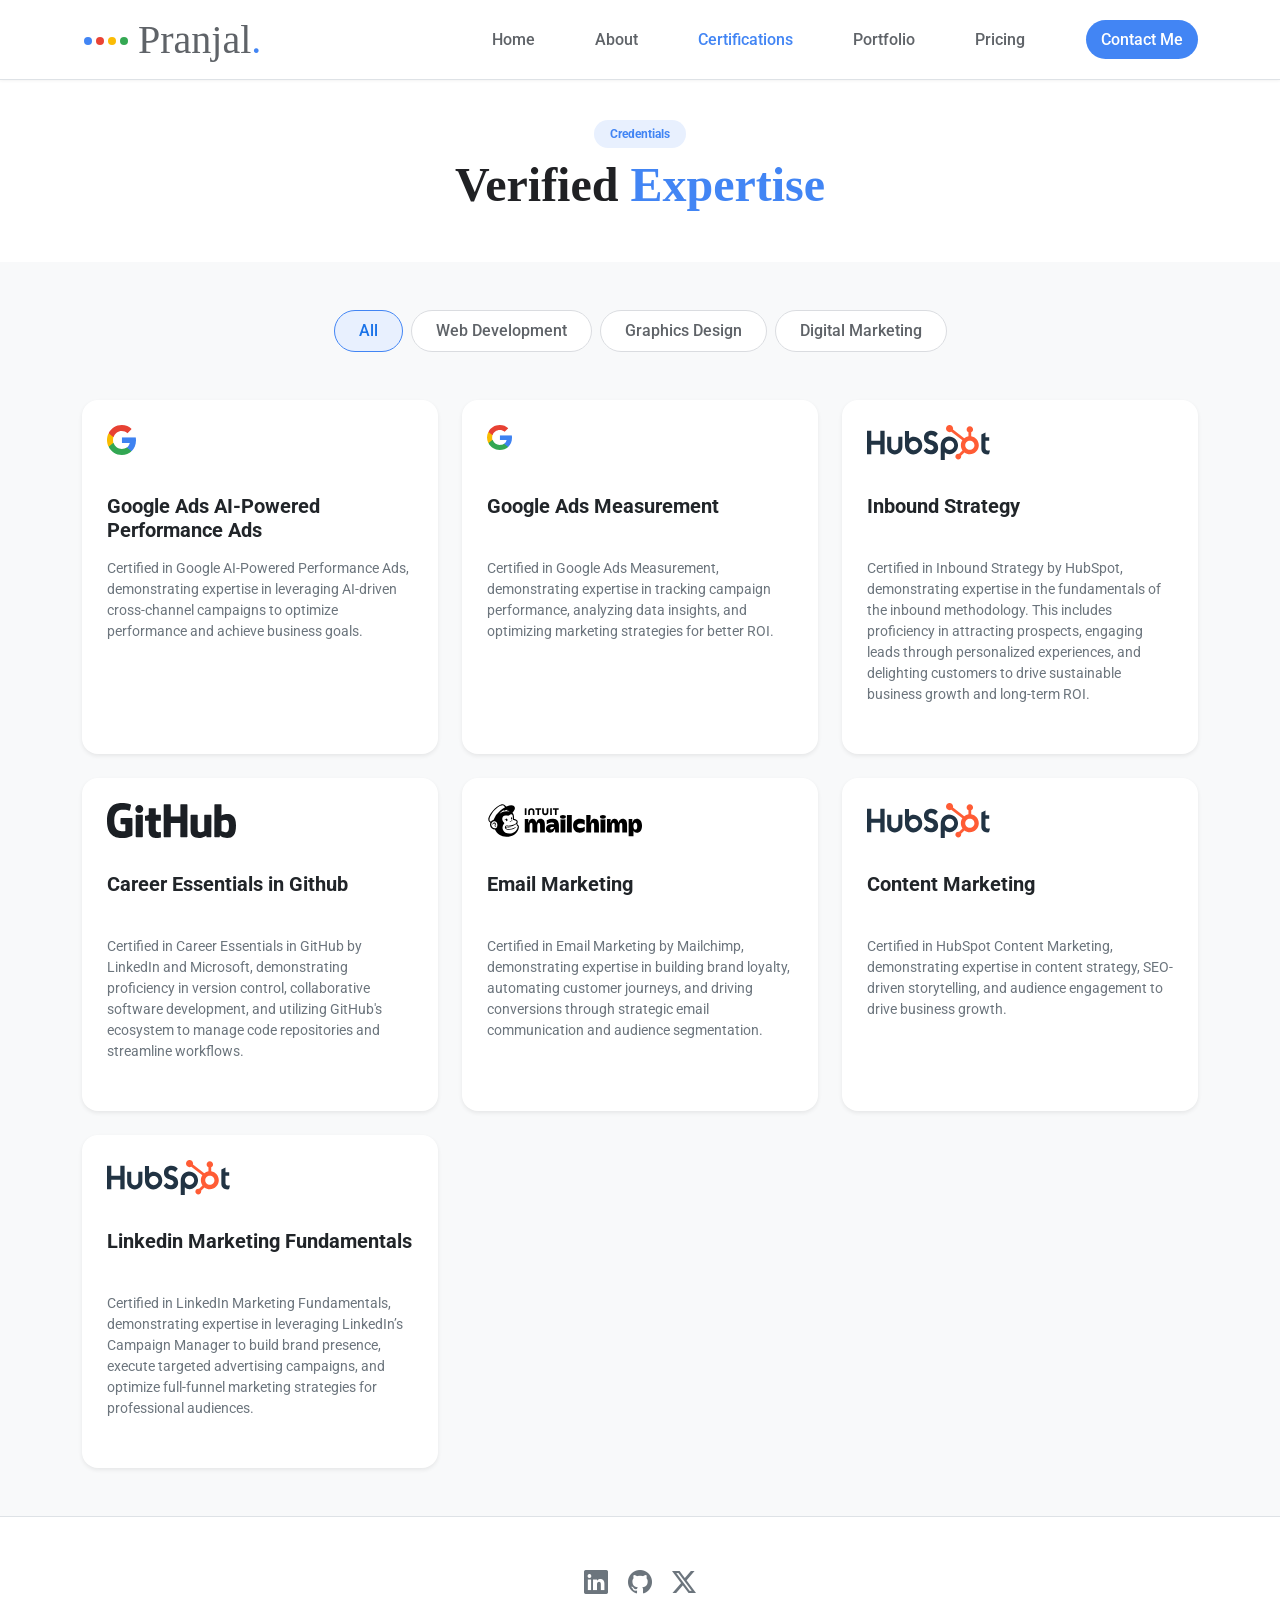
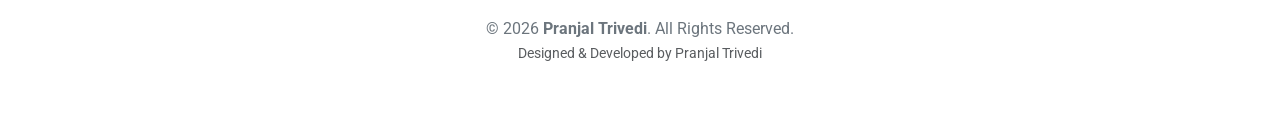
<file: certifications.html>
<!DOCTYPE html>
<html lang="en">
<head>
  <meta charset="utf-8">
  <meta content="width=device-width, initial-scale=1.0" name="viewport">
  <title>Certifications | Pranjal Trivedi</title>
  
  <link href="https://fonts.googleapis.com/css2?family=Google+Sans:wght@400;500;700&family=Roboto:wght@300;400;500;700&display=swap" rel="stylesheet">
  <link href="https://cdn.jsdelivr.net/npm/bootstrap@5.3.0/dist/css/bootstrap.min.css" rel="stylesheet">
  <link href="https://cdn.jsdelivr.net/npm/bootstrap-icons@1.11.3/font/bootstrap-icons.min.css" rel="stylesheet">
  <link href="https://unpkg.com/aos@2.3.1/dist/aos.css" rel="stylesheet">
  <link rel="stylesheet" href="assets/css/style.css">
  <script src="assets/js/security.js"></script>
</head>

<body>
    <div id="maintenanceOverlay" class="maintenance-overlay" style="display: none;">
    <div class="maintenance-content text-center p-5 shadow-lg rounded-4 bg-white">
      <div class="d-flex justify-content-center mb-4">
        <a href="#" class="logo d-flex align-items-center text-decoration-none justify-content-center">
          <div class="google-dots me-2">
            <span class="dot blue"></span><span class="dot red"></span><span class="dot yellow"></span><span class="dot green"></span>
          </div>
          <h1 class="sitename mb-0" style="font-family: 'Google Sans'; color: #5F6368; font-weight: 500; font-size: 2rem;">
            Pranjal<span style="color: #4285F4;">.</span>
          </h1>
        </a>
      </div>
      <i class="bi bi-shield-lock text-primary mb-4" style="font-size: 4rem; display: block;"></i>
      <h2 class="fw-bold mb-3" style="font-family: 'Google Sans'; color: #202124;">Site Under Update</h2>
      <p class="text-secondary mb-4 mx-auto" style="max-width: 400px;">
        I am currently updating my portfolio with new projects. Please check back in a few minutes or reach out via LinkedIn.
      </p>
      <a href="https://linkedin.com/in/pranjaltrivedi/" class="btn btn-google-blue rounded-pill px-5 py-2">Follow for Updates</a>
    </div>
  </div>


  <header id="header" class="header fixed-top d-flex align-items-center bg-white border-bottom">
  <div class="container-fluid container-xl d-flex align-items-center justify-content-between">
    
    <a href="index.html" class="logo d-flex align-items-center text-decoration-none">
      <div class="google-dots me-2">
        <span class="dot blue"></span><span class="dot red"></span><span class="dot yellow"></span><span class="dot green"></span>
      </div>
      <h1 class="sitename mb-0" style="font-family: 'Google Sans'; color: #5F6368; font-weight: 500;">Pranjal<span style="color: #4285F4;">.</span></h1>
    </a>

    <nav id="navmenu" class="navmenu">
      <i class="mobile-nav-toggle d-xl-none bi bi-list ms-auto"></i>

      <div class="nav-drawer" id="navDrawer">
        <div class="drawer-header d-xl-none p-3 d-flex align-items-center justify-content-between border-bottom">
          <div class="logo d-flex align-items-center">
            <div class="google-dots me-2">
              <span class="dot blue"></span><span class="dot red"></span><span class="dot yellow"></span><span class="dot green"></span>
            </div>
            <h1 class="sitename mb-0" style="font-size: 1.25rem;">Pranjal<span>.</span></h1>
          </div>
          <i class="bi bi-x drawer-close d-xl-none" style="font-size: 32px; cursor: pointer;"></i>
        </div>

        <ul class="list-unstyled mb-0">
          <li><a href="index.html">Home</a></li>
          <li><a href="about.html">About</a></li>
          <li><a href="certifications.html" class="active">Certifications</a></li>
          <li><a href="portfolio.html">Portfolio</a></li>
          <li><a href="pricing.html">Pricing</a></li>
          <li><a href="contact.html" class="btn-google-blue ms-xl-3">Contact Me</a></li>
        </ul>

        <div class="drawer-footer d-xl-none mt-auto p-4 border-top bg-light">
  <div class="text-center">
    <div class="social-links mb-3">
      <a href="https://linkedin.com/in/pranjaltrivedi/" class="text-secondary mx-2 fs-4"><i class="bi bi-linkedin"></i></a>
      <a href="https://github.com/PranjalTrivedi" class="text-secondary mx-2 fs-4"><i class="bi bi-github"></i></a>
      <a href="https://x.com/pranjalstrivedi" class="text-secondary mx-2 fs-4"><i class="bi bi-twitter-x"></i></a>
    </div>
    <p class="text-secondary mb-0" style="font-size: 0.85rem;">© 2026 <strong>Pranjal Trivedi</strong>. All Rights Reserved.</p>
    <small class="text-muted" style="font-size: 0.75rem;">Designed & Developed by Pranjal Trivedi</small>
  </div>
</div>
      </div>
    </nav>
  </div>
  <div class="mobile-nav-overlay" id="navOverlay"></div>
</header>

  <main class="main" style="margin-top: 120px;">

    <div class="container mb-5 text-center" data-aos="fade-up">
      <span class="badge rounded-pill px-3 py-2 mb-2" style="background-color: #E8F0FE; color: #4285F4;">Credentials</span>
      <h2 class="display-5 fw-bold" style="color: #202124; font-family: 'Google Sans';">Verified <span style="color: #4285F4;">Expertise</span></h2>
    </div>


    <section class="certifications-grid py-5" style="background-color: #f8f9fa; min-height: 100vh;">

        <div class="container mb-5" data-aos="fade-up">
      <div class="d-flex flex-wrap justify-content-center gap-2">
        <button class="btn btn-google-filter active" onclick="filterPortfolio('all', event)">All</button>
        <button class="btn btn-google-filter" onclick="filterPortfolio('web', event)">Web Development</button>
        <button class="btn btn-google-filter" onclick="filterPortfolio('design', event)">Graphics Design</button>
        <button class="btn btn-google-filter" onclick="filterPortfolio('marketing', event)">Digital Marketing</button>
      </div>
    </div>
  <div class="container" data-aos="fade-up">
    
    <div class="row g-4 align-items-stretch" id="portfolioGrid">
      
      <div class="col-lg-4 col-md-6 portfolio-item marketing">
        <div class="card border-0 shadow-sm rounded-4 h-100 bg-white p-4 cert-static-card">
          <div class="d-flex justify-content-between align-items-start mb-4" style="height: 45px;">
            <img src="assets/img/certifications-logo/google-favicon.svg" alt="Google" style="height: 30px; width: auto;">
            <!-- <span class="badge-inst bg-blue-subtle text-primary">Web Dev</span> -->
          </div>
          <h5 class="fw-bold mb-2">Google Ads AI-Powered Performance Ads</h5>
          <p class="text-secondary small">Certified in Google AI-Powered Performance Ads, demonstrating expertise in leveraging AI-driven cross-channel campaigns to optimize performance and achieve business goals.</p>
          <!-- <div class="pt-3 border-top d-flex justify-content-between align-items-center mt-auto">
            <small class="text-muted">ID: GCP-102</small>
            <a href="#" class="text-decoration-none fw-bold small" style="color: #4285F4;">Verify</a>
          </div> -->
        </div>
      </div>

      <div class="col-lg-4 col-md-6 portfolio-item marketing">
        <div class="card border-0 shadow-sm rounded-4 h-100 bg-white p-4 cert-static-card">
          <div class="d-flex justify-content-between align-items-start mb-4" style="height: 45px;">
            <img src="assets/img/certifications-logo/google-favicon.svg" alt="Google" style="height: 25px; width: auto;">
            <!-- <span class="badge-inst bg-red-subtle text-danger">UI/UX</span> -->
          </div>
          <h5 class="fw-bold mb-2">Google Ads Measurement</h5>
          <p class="text-secondary small">Certified in Google Ads Measurement, demonstrating expertise in tracking campaign performance, analyzing data insights, and optimizing marketing strategies for better ROI.</p>
          <!-- <div class="pt-3 border-top d-flex justify-content-between align-items-center mt-auto">
            <small class="text-muted">ID: META-UX</small>
            <a href="#" class="text-decoration-none fw-bold small" style="color: #EA4335;">Verify</a>
          </div> -->
        </div>
      </div>

      <div class="col-lg-4 col-md-6 portfolio-item marketing">
        <div class="card border-0 shadow-sm rounded-4 h-100 bg-white p-4 cert-static-card">
          <div class="d-flex justify-content-between align-items-start mb-4" style="height: 45px;">
            <img src="assets/img/certifications-logo/hubspot.svg" alt="Hubspot" style="height: 35px; width: auto;">
            <!-- <span class="badge-inst bg-green-subtle text-success">SEO</span> -->
          </div>
          <h5 class="fw-bold mb-2">Inbound Strategy</h5>
          <p class="text-secondary small">Certified in Inbound Strategy by HubSpot, demonstrating expertise in the fundamentals of the inbound methodology. This includes proficiency in attracting prospects, engaging leads through personalized experiences, and delighting customers to drive sustainable business growth and long-term ROI.</p>
          <!-- <div class="pt-3 border-top d-flex justify-content-between align-items-center mt-auto">
            <small class="text-muted">ID: G-SEO-9</small>
            <a href="#" class="text-decoration-none fw-bold small" style="color: #34A853;">Verify</a>
          </div> -->
        </div>
      </div>
      <div class="col-lg-4 col-md-6 portfolio-item marketing">
        <div class="card border-0 shadow-sm rounded-4 h-100 bg-white p-4 cert-static-card">
          <div class="d-flex justify-content-between align-items-start mb-4" style="height: 45px;">
            <img src="assets/img/certifications-logo/github.svg" alt="Hubspot" style="height: 35px; width: auto;">
            <!-- <span class="badge-inst bg-green-subtle text-success">SEO</span> -->
          </div>
          <h5 class="fw-bold mb-2">Career Essentials in Github</h5>
          <p class="text-secondary small">Certified in Career Essentials in GitHub by LinkedIn and Microsoft, demonstrating proficiency in version control, collaborative software development, and utilizing GitHub's ecosystem to manage code repositories and streamline workflows.</p>
          <!-- <div class="pt-3 border-top d-flex justify-content-between align-items-center mt-auto">
            <small class="text-muted">ID: G-SEO-9</small>
            <a href="#" class="text-decoration-none fw-bold small" style="color: #34A853;">Verify</a>
          </div> -->
        </div>
      </div>
      <div class="col-lg-4 col-md-6 portfolio-item marketing">
        <div class="card border-0 shadow-sm rounded-4 h-100 bg-white p-4 cert-static-card">
          <div class="d-flex justify-content-between align-items-start mb-4" style="height: 45px;">
            <img src="assets/img/certifications-logo/mailchimp.svg" alt="Hubspot" style="height: 35px; width: auto;">
            <!-- <span class="badge-inst bg-green-subtle text-success">SEO</span> -->
          </div>
          <h5 class="fw-bold mb-2">Email Marketing</h5>
          <p class="text-secondary small">Certified in Email Marketing by Mailchimp, demonstrating expertise in building brand loyalty, automating customer journeys, and driving conversions through strategic email communication and audience segmentation.</p>
          <!-- <div class="pt-3 border-top d-flex justify-content-between align-items-center mt-auto">
            <small class="text-muted">ID: G-SEO-9</small>
            <a href="#" class="text-decoration-none fw-bold small" style="color: #34A853;">Verify</a>
          </div> -->
        </div>
      </div>
      <div class="col-lg-4 col-md-6 portfolio-item marketing">
        <div class="card border-0 shadow-sm rounded-4 h-100 bg-white p-4 cert-static-card">
          <div class="d-flex justify-content-between align-items-start mb-4" style="height: 45px;">
            <img src="assets/img/certifications-logo/hubspot.svg" alt="Hubspot" style="height: 35px; width: auto;">
            <!-- <span class="badge-inst bg-green-subtle text-success">SEO</span> -->
          </div>
          <h5 class="fw-bold mb-2">Content Marketing</h5>
          <p class="text-secondary small">Certified in HubSpot Content Marketing, demonstrating expertise in content strategy, SEO-driven storytelling, and audience engagement to drive business growth.</p>
          <!-- <div class="pt-3 border-top d-flex justify-content-between align-items-center mt-auto">
            <small class="text-muted">ID: G-SEO-9</small>
            <a href="#" class="text-decoration-none fw-bold small" style="color: #34A853;">Verify</a>
          </div> -->
        </div>
      </div>
      <div class="col-lg-4 col-md-6 portfolio-item marketing">
        <div class="card border-0 shadow-sm rounded-4 h-100 bg-white p-4 cert-static-card">
          <div class="d-flex justify-content-between align-items-start mb-4" style="height: 45px;">
            <img src="assets/img/certifications-logo/hubspot.svg" alt="Hubspot" style="height: 35px; width: auto;">
            <!-- <span class="badge-inst bg-green-subtle text-success">SEO</span> -->
          </div>
          <h5 class="fw-bold mb-2">Linkedin Marketing Fundamentals</h5>
          <p class="text-secondary small">Certified in LinkedIn Marketing Fundamentals, demonstrating expertise in leveraging LinkedIn’s Campaign Manager to build brand presence, execute targeted advertising campaigns, and optimize full-funnel marketing strategies for professional audiences.</p>
          <!-- <div class="pt-3 border-top d-flex justify-content-between align-items-center mt-auto">
            <small class="text-muted">ID: G-SEO-9</small>
            <a href="#" class="text-decoration-none fw-bold small" style="color: #34A853;">Verify</a>
          </div> -->
        </div>
      </div>

    </div>
  </div>
</section>

  </main>

  <footer id="footer" class="footer py-5 border-top bg-white">
    <div class="container text-center">
      <div class="social-links mb-3">
        <a href="https://linkedin.com/in/pranjaltrivedi/" class="text-secondary mx-2 fs-4"><i class="bi bi-linkedin"></i></a>
        <a href="https://github.com/PranjalTrivedi" class="text-secondary mx-2 fs-4"><i class="bi bi-github"></i></a>
        <a href="https://x.com/pranjalstrivedi" class="text-secondary mx-2 fs-4"><i class="bi bi-twitter-x"></i></a>
      </div>
      <p class="text-secondary mb-0">© 2026 <strong>Pranjal Trivedi</strong>. All Rights Reserved.</p>
      <small class="text-muted">Designed & Developed by Pranjal Trivedi</small>
    </div>
  </footer>

  <script src="https://unpkg.com/aos@2.3.1/dist/aos.js"></script>
  <script src="assets/js/main.js"></script>
</body>
</html>
</file>
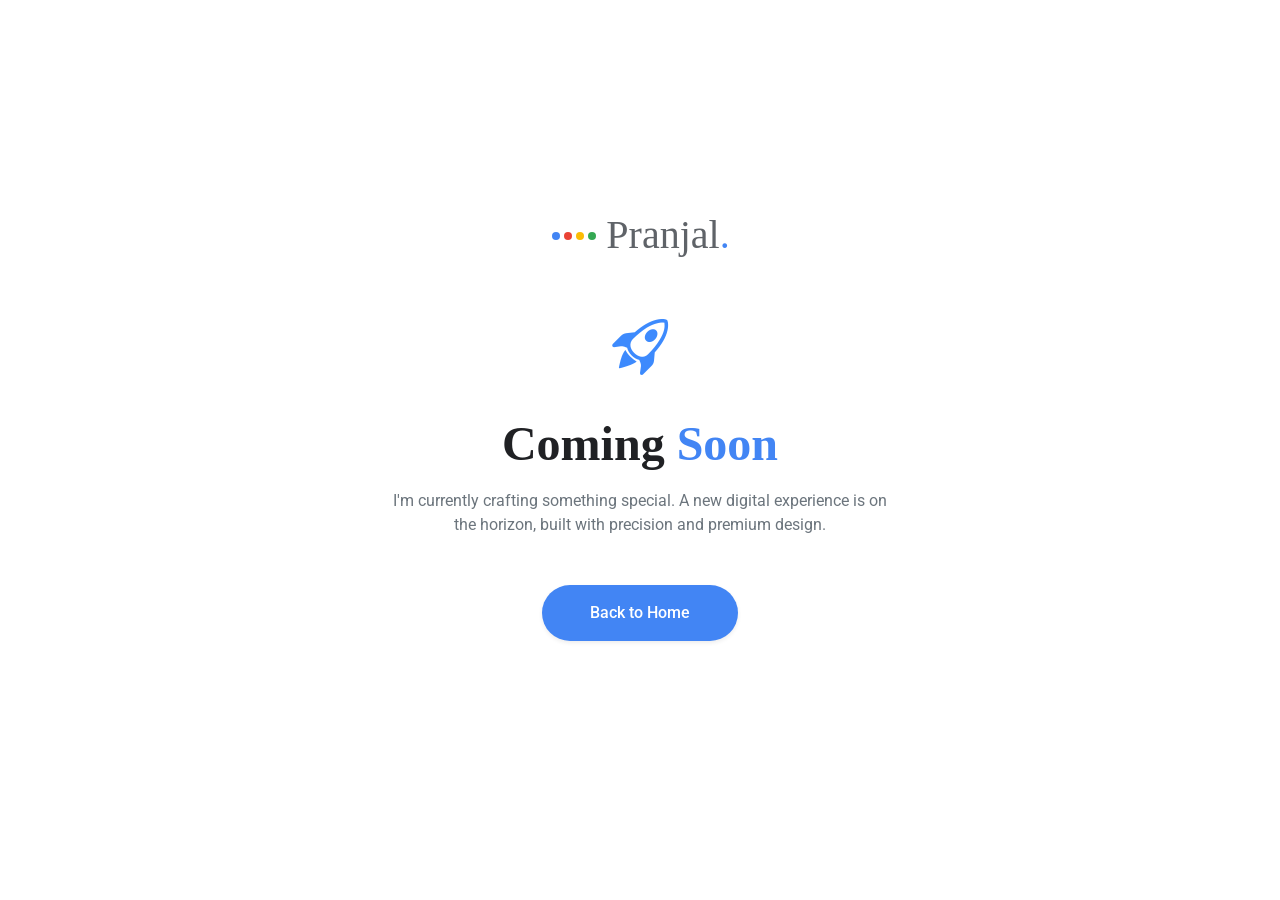
<file: coming-soon.html>
<!DOCTYPE html>
<html lang="en">
<head>
  <meta charset="utf-8">
  <meta content="width=device-width, initial-scale=1.0" name="viewport">
  <title>Coming Soon | Pranjal Trivedi</title>
  
  <link href="https://fonts.googleapis.com/css2?family=Google+Sans:wght@400;500;700&family=Roboto:wght@300;400;500;700&display=swap" rel="stylesheet">
  <link href="https://cdn.jsdelivr.net/npm/bootstrap@5.3.0/dist/css/bootstrap.min.css" rel="stylesheet">
  <link href="https://cdn.jsdelivr.net/npm/bootstrap-icons@1.11.3/font/bootstrap-icons.min.css" rel="stylesheet">
  <link rel="stylesheet" href="assets/css/style.css">
</head>

<body class="bg-white d-flex flex-column align-items-center justify-content-center vh-100">

  <div class="container text-center" data-aos="fade-up">
    
    <div class="logo d-flex align-items-center justify-content-center mb-5">
      <div class="google-dots me-2">
        <span class="dot blue"></span><span class="dot red"></span><span class="dot yellow"></span><span class="dot green"></span>
      </div>
      <h1 class="sitename mb-0" style="font-family: 'Google Sans'; color: #5F6368; font-weight: 500;">Pranjal<span style="color: #4285F4;">.</span></h1>
    </div>

    <div class="mb-4">
        <i class="bi bi-rocket-takeoff text-primary" style="font-size: 3.5rem; opacity: 0.8;"></i>
    </div>
    
    <h1 class="display-5 fw-bold mb-3" style="color: #202124; font-family: 'Google Sans';">Coming <span style="color: #4285F4;">Soon</span></h1>
    
    <p class="text-secondary mb-5 mx-auto" style="max-width: 500px;">
      I'm currently crafting something special. A new digital experience is on the horizon, built with precision and premium design.
    </p>
    
    <a href="index.html" class="btn btn-google-blue rounded-pill px-5 py-3 shadow-sm mb-5">
      Back to Home
    </a>

  </div>

</body>
</html>
</file>
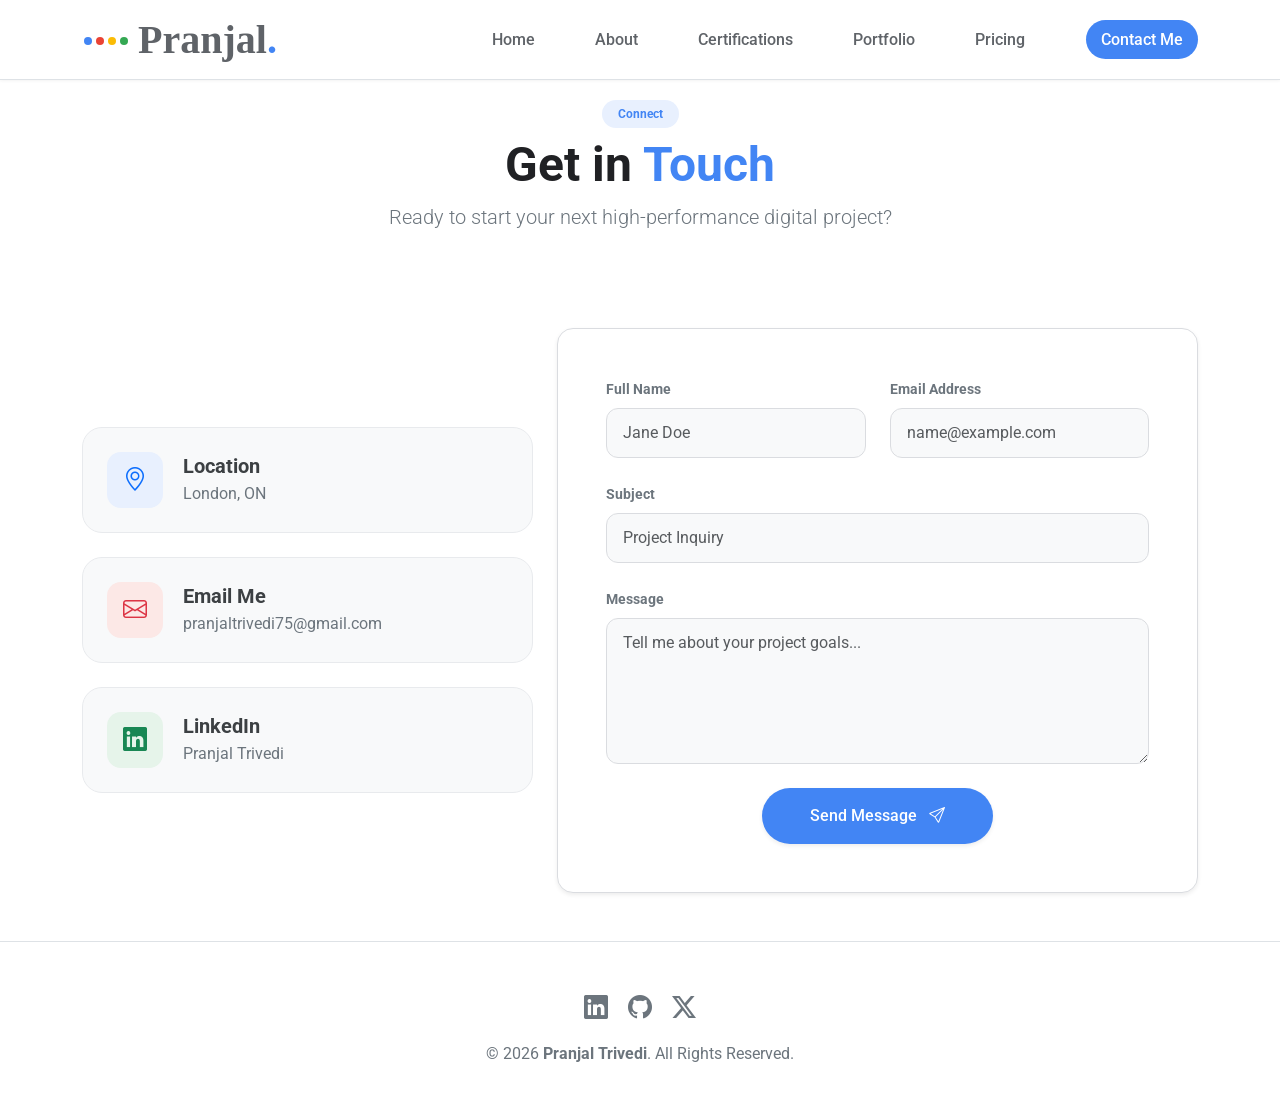
<file: contact.html>
<!DOCTYPE html>
<html lang="en">
<head>
  <meta charset="utf-8">
  <meta content="width=device-width, initial-scale=1.0" name="viewport">
  <title>Contact | Pranjal Trivedi</title>
  
  <link href="https://fonts.googleapis.com/css2?family=Google+Sans:wght@400;500;700&family=Roboto:wght@300;400;500;700&display=swap" rel="stylesheet">
  <link href="https://cdn.jsdelivr.net/npm/bootstrap@5.3.0/dist/css/bootstrap.min.css" rel="stylesheet">
  <link href="https://cdn.jsdelivr.net/npm/bootstrap-icons@1.11.3/font/bootstrap-icons.min.css" rel="stylesheet">
  <link href="https://unpkg.com/aos@2.3.1/dist/aos.css" rel="stylesheet">
  <link rel="stylesheet" href="assets/css/style.css">
  <script src="assets/js/security.js"></script>
</head>

<body>
    <div id="maintenanceOverlay" class="maintenance-overlay" style="display: none;">
    <div class="maintenance-content text-center p-5 shadow-lg rounded-4 bg-white">
      <div class="d-flex justify-content-center mb-4">
        <a href="index.html" class="logo d-flex align-items-center text-decoration-none justify-content-center">
          <div class="google-dots me-2">
            <span class="dot blue"></span><span class="dot red"></span><span class="dot yellow"></span><span class="dot green"></span>
          </div>
          <h1 class="sitename mb-0" style="font-family: 'Google Sans'; color: #5F6368; font-weight: 500; font-size: 2rem;">
            Pranjal<span style="color: #4285F4;">.</span>
          </h1>
        </a>
      </div>
      <i class="bi bi-shield-lock text-primary mb-4" style="font-size: 4rem; display: block;"></i>
      <h2 class="fw-bold mb-3" style="font-family: 'Google Sans'; color: #202124;">Site Under Update</h2>
      <p class="text-secondary mb-4 mx-auto" style="max-width: 400px;">
        I am currently updating my portfolio with new projects. Please check back in a few minutes or reach out via LinkedIn.
      </p>
      <a href="https://linkedin.com/in/pranjaltrivedi/" class="btn btn-google-blue rounded-pill px-5 py-2">Follow for Updates</a>
    </div>
  </div>


  <header id="header" class="header fixed-top d-flex align-items-center bg-white border-bottom">
    <div class="container-fluid container-xl d-flex align-items-center justify-content-between">
      <a href="index.html" class="logo d-flex align-items-center text-decoration-none">
        <div class="google-dots me-2">
          <span class="dot blue"></span><span class="dot red"></span><span class="dot yellow"></span><span class="dot green"></span>
        </div>
        <h1 class="sitename mb-0">Pranjal<span style="color: #4285F4;">.</span></h1>
      </a>

      <nav id="navmenu" class="navmenu">
        <i class="mobile-nav-toggle d-xl-none bi bi-list ms-auto"></i>
        <div class="nav-drawer" id="navDrawer">
          <div class="drawer-header d-xl-none p-3 d-flex align-items-center justify-content-between border-bottom">
            <h1 class="sitename mb-0" style="font-size: 1.25rem;">Pranjal<span>.</span></h1>
            <i class="bi bi-x drawer-close d-xl-none"></i>
          </div>
          <ul class="list-unstyled mb-0">
            <li><a href="index.html">Home</a></li>
            <li><a href="about.html">About</a></li>
            <li><a href="certifications.html">Certifications</a></li>
            <li><a href="portfolio.html">Portfolio</a></li>
            <li><a href="pricing.html">Pricing</a></li>
            <li><a href="contact.html" class="btn-google-blue ms-xl-3">Contact Me</a></li>
          </ul>
        </div>
      </nav>
    </div>
  </header>
  
  <div class="mobile-nav-overlay" id="navOverlay"></div>

  <main class="main" style="margin-top: 100px;">

    <div class="container mb-5 text-center" data-aos="fade-up">
      <span class="badge rounded-pill px-3 py-2 mb-2" style="background-color: #E8F0FE; color: #4285F4;">Connect</span>
      <h2 class="display-5 fw-bold" style="color: #202124;">Get in <span style="color: #4285F4;">Touch</span></h2>
      <p class="text-secondary lead mx-auto" style="max-width: 650px;">Ready to start your next high-performance digital project?</p>
    </div>

    <section id="contact" class="contact section py-5 bg-white">
  <div class="container" data-aos="fade-up">

    <div class="row gy-4">

      <div class="col-lg-5">
        <div class="contact-info-wrapper h-100">
          
          <div class="info-card mb-4" data-aos="fade-up" data-aos-delay="100">
            <div class="icon-box bg-blue-subtle">
              <i class="bi bi-geo-alt text-primary"></i>
            </div>
            <div>
              <h5 class="fw-bold mb-1">Location</h5>
              <p class="text-secondary mb-0">London, ON</p>
            </div>
          </div>

          <div class="info-card mb-4" data-aos="fade-up" data-aos-delay="200">
            <div class="icon-box bg-red-subtle">
              <i class="bi bi-envelope text-danger"></i>
            </div>
            <div>
              <h5 class="fw-bold mb-1">Email Me</h5>
              <p class="text-secondary mb-0">pranjaltrivedi75@gmail.com</p>
            </div>
          </div>

          <div class="info-card" data-aos="fade-up" data-aos-delay="300">
            <div class="icon-box bg-green-subtle">
              <i class="bi bi-linkedin text-success"></i>
            </div>
            <div>
              <h5 class="fw-bold mb-1">LinkedIn</h5>
              <p class="text-secondary mb-0">Pranjal Trivedi</p>
            </div>
          </div>

        </div>
      </div>

      <div class="col-lg-7">
        <div class="contact-form-card p-4 p-md-5 border rounded-4 shadow-sm" data-aos="fade-up" data-aos-delay="400">
          <form action="#" method="post" class="php-email-form">
            <div class="row gy-4">
              
              <div class="col-md-6">
                <label class="form-label fw-bold small text-secondary">Full Name</label>
                <input type="text" name="name" class="form-control" placeholder="Jane Doe" required>
              </div>

              <div class="col-md-6">
                <label class="form-label fw-bold small text-secondary">Email Address</label>
                <input type="email" class="form-control" name="email" placeholder="name@example.com" required>
              </div>

              <div class="col-12">
                <label class="form-label fw-bold small text-secondary">Subject</label>
                <input type="text" class="form-control" name="subject" placeholder="Project Inquiry" required>
              </div>

              <div class="col-12">
                <label class="form-label fw-bold small text-secondary">Message</label>
                <textarea class="form-control" name="message" rows="5" placeholder="Tell me about your project goals..." required></textarea>
              </div>

              <div class="col-12 text-center mt-4">
                <button type="submit" class="btn btn-google-blue px-5 py-3 rounded-pill shadow-sm">
                  Send Message <i class="bi bi-send ms-2"></i>
                </button>
              </div>

            </div>
          </form>
        </div>
      </div>

    </div>
  </div>
</section>

  </main>

  <footer id="footer" class="footer py-5 border-top bg-white">
    <div class="container text-center">
      <div class="social-links mb-3">
        <a href="https://linkedin.com/in/pranjaltrivedi/" class="text-secondary mx-2 fs-4"><i class="bi bi-linkedin"></i></a>
        <a href="https://github.com/PranjalTrivedi" class="text-secondary mx-2 fs-4"><i class="bi bi-github"></i></a>
        <a href="https://x.com/pranjalstrivedi" class="text-secondary mx-2 fs-4"><i class="bi bi-twitter-x"></i></a>
      </div>
      <p class="text-secondary mb-0">© 2026 <strong>Pranjal Trivedi</strong>. All Rights Reserved.</p>
    </div>
  </footer>

  <script src="https://unpkg.com/aos@2.3.1/dist/aos.js"></script>
  <script src="assets/js/main.js"></script>
</body>
</html>
</file>
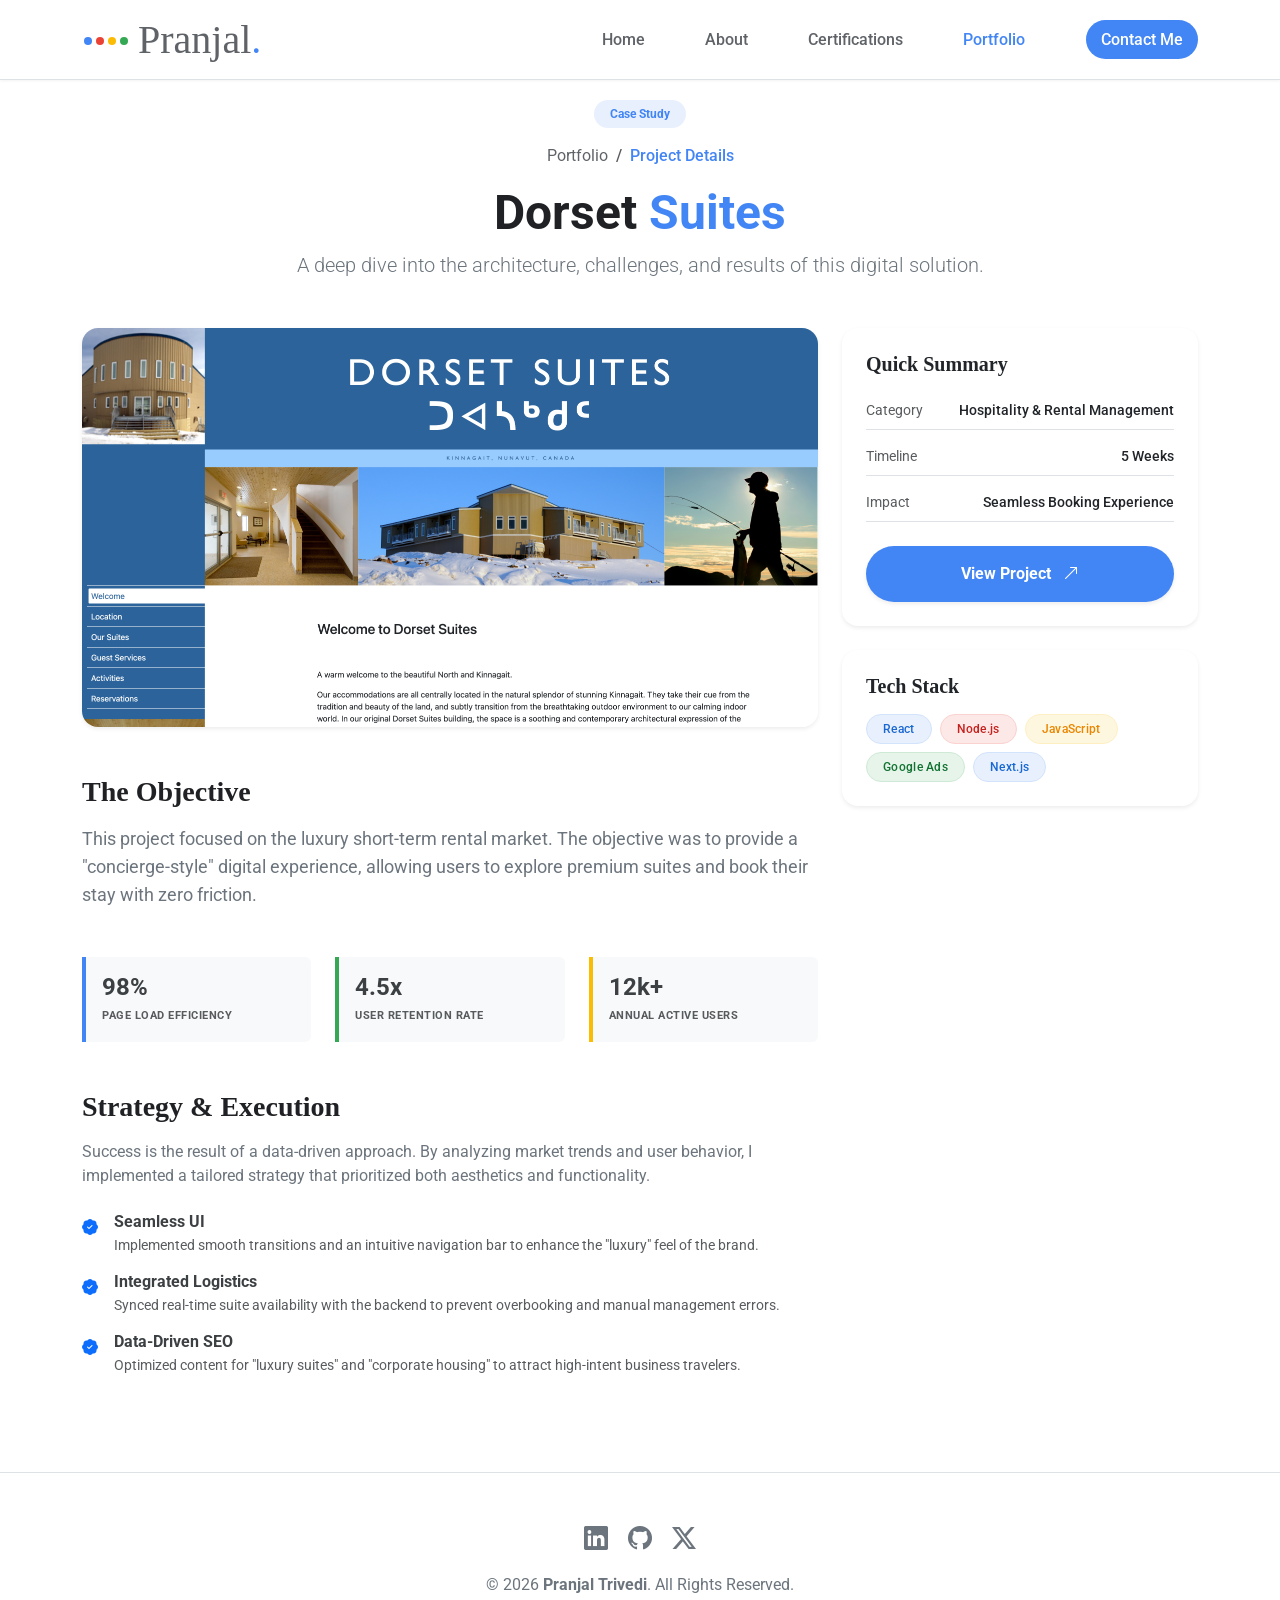
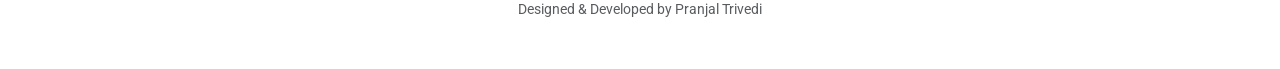
<file: dorset-suites.html>
<!DOCTYPE html>
<html lang="en">
<head>
  <meta charset="utf-8">
  <meta content="width=device-width, initial-scale=1.0" name="viewport">
  <title>Project Details | Pranjal Trivedi</title>
  
  <link href="https://fonts.googleapis.com/css2?family=Google+Sans:wght@400;500;700&family=Roboto:wght@300;400;500;700&display=swap" rel="stylesheet">
  <link href="https://cdn.jsdelivr.net/npm/bootstrap@5.3.0/dist/css/bootstrap.min.css" rel="stylesheet">
  <link href="https://cdn.jsdelivr.net/npm/bootstrap-icons@1.11.3/font/bootstrap-icons.min.css" rel="stylesheet">
  <link href="https://unpkg.com/aos@2.3.1/dist/aos.css" rel="stylesheet">
  <link rel="stylesheet" href="assets/css/style.css">
  <script src="assets/js/security.js"></script>
</head>

<body>
    <div id="maintenanceOverlay" class="maintenance-overlay" style="display: none;">
    <div class="maintenance-content text-center p-5 shadow-lg rounded-4 bg-white">
      <div class="d-flex justify-content-center mb-4">
        <a href="#" class="logo d-flex align-items-center text-decoration-none justify-content-center">
          <div class="google-dots me-2">
            <span class="dot blue"></span><span class="dot red"></span><span class="dot yellow"></span><span class="dot green"></span>
          </div>
          <h1 class="sitename mb-0" style="font-family: 'Google Sans'; color: #5F6368; font-weight: 500; font-size: 2rem;">
            Pranjal<span style="color: #4285F4;">.</span>
          </h1>
        </a>
      </div>
      <i class="bi bi-shield-lock text-primary mb-4" style="font-size: 4rem; display: block;"></i>
      <h2 class="fw-bold mb-3" style="font-family: 'Google Sans'; color: #202124;">Site Under Update</h2>
      <p class="text-secondary mb-4 mx-auto" style="max-width: 400px;">
        I am currently updating my portfolio with new projects. Please check back in a few minutes or reach out via LinkedIn.
      </p>
      <a href="https://linkedin.com/in/pranjaltrivedi/" class="btn btn-google-blue rounded-pill px-5 py-2">Follow for Updates</a>
    </div>
  </div>


  <header id="header" class="header fixed-top d-flex align-items-center bg-white border-bottom">
    <div class="container-fluid container-xl d-flex align-items-center justify-content-between">
      <a href="index.html" class="logo d-flex align-items-center text-decoration-none">
        <div class="google-dots me-2">
          <span class="dot blue"></span><span class="dot red"></span><span class="dot yellow"></span><span class="dot green"></span>
        </div>
        <h1 class="sitename mb-0" style="font-family: 'Google Sans'; color: #5F6368; font-weight: 500;">Pranjal<span style="color: #4285F4;">.</span></h1>
      </a>
      <nav id="navmenu" class="navmenu">
        <i class="mobile-nav-toggle d-xl-none bi bi-list ms-auto"></i>
        <div class="nav-drawer" id="navDrawer">
          <div class="drawer-header d-xl-none p-3 d-flex align-items-center justify-content-between border-bottom">
            <h1 class="sitename mb-0" style="font-size: 1.25rem;">Pranjal<span>.</span></h1>
            <i class="bi bi-x drawer-close d-xl-none"></i>
          </div>
          <ul class="list-unstyled mb-0">
            <li><a href="index.html">Home</a></li>
            <li><a href="about.html">About</a></li>
            <li><a href="certifications.html">Certifications</a></li>
            <li><a href="portfolio.html" class="active">Portfolio</a></li>
            <li><a href="contact.html" class="btn-google-blue ms-xl-3">Contact Me</a></li>
          </ul>
        </div>
      </nav>
    </div>
    <div class="mobile-nav-overlay" id="navOverlay"></div>
  </header>

  <main class="main" style="margin-top: 100px;">

  <div class="container mb-5 text-center" data-aos="fade-up">
  <span class="badge rounded-pill px-3 py-2 mb-3" style="background-color: #E8F0FE; color: #4285F4;">Case Study</span>

  <nav aria-label="breadcrumb" class="mb-3">
    <ol class="breadcrumb justify-content-center mb-0">
      <li class="breadcrumb-item">
        <a href="portfolio.html" class="text-decoration-none" style="color: #5F6368;">Portfolio</a>
      </li>
      <li class="breadcrumb-item active" aria-current="page" style="color: #4285F4; font-weight: 500;">Project Details</li>
    </ol>
  </nav>

  <h2 class="display-5 fw-bold" style="color: #202124;">Dorset <span style="color: #4285F4;">Suites</span></h2>
  
  <p class="text-secondary lead mx-auto" style="max-width: 700px;">
    A deep dive into the architecture, challenges, and results of this digital solution.
  </p>
</div>

  <section id="portfolio-details" class="portfolio-details pb-5">
  <div class="container">
    <div class="row gy-4">

      <div class="col-lg-8" data-aos="fade-up">
        <div class="card border-0 shadow-sm rounded-4 overflow-hidden mb-5">
          <img src="/assets/img/projects/dorset-suites.png" class="img-fluid" alt="Dorset Suites">
        </div>
        
        <div class="project-content">
          
          <div class="mb-5">
            <h3 class="fw-bold mb-3" style="color: #202124; font-family: 'Google Sans';">The Objective</h3>
            <p class="text-secondary" style="font-size: 1.1rem; line-height: 1.6;">
              This project focused on the luxury short-term rental market. The objective was to provide a "concierge-style" digital experience, allowing users to explore premium suites and book their stay with zero friction.</p>
          </div>

          <div class="row g-4 mb-5">
            <div class="col-md-4">
              <div class="p-3 border-start border-4 rounded-end" style="border-color: #4285F4 !important; background-color: #f8f9fa;">
                <h4 class="fw-bold mb-0">98%</h4>
                <small class="text-muted text-uppercase fw-bold" style="font-size: 0.7rem; letter-spacing: 0.5px;">Page Load Efficiency</small>
              </div>
            </div>
            <div class="col-md-4">
              <div class="p-3 border-start border-4 rounded-end" style="border-color: #34A853 !important; background-color: #f8f9fa;">
                <h4 class="fw-bold mb-0">4.5x</h4>
                <small class="text-muted text-uppercase fw-bold" style="font-size: 0.7rem; letter-spacing: 0.5px;">User Retention Rate</small>
              </div>
            </div>
            <div class="col-md-4">
              <div class="p-3 border-start border-4 rounded-end" style="border-color: #FBBC04 !important; background-color: #f8f9fa;">
                <h4 class="fw-bold mb-0">12k+</h4>
                <small class="text-muted text-uppercase fw-bold" style="font-size: 0.7rem; letter-spacing: 0.5px;">Annual Active Users</small>
              </div>
            </div>
          </div>

          <div class="mb-5">
            <h3 class="fw-bold mb-3" style="color: #202124; font-family: 'Google Sans';">Strategy & Execution</h3>
            <p class="text-secondary">
              Success is the result of a data-driven approach. By analyzing market trends and user behavior, I implemented a tailored strategy that prioritized both aesthetics and functionality.
            </p>
            <ul class="list-unstyled mt-4">
              <li class="mb-3 d-flex align-items-start">
                <i class="bi bi-patch-check-fill text-primary me-3 mt-1"></i>
                <div>
                  <h6 class="fw-bold mb-1">Seamless UI</h6>
                  <p class="small text-muted mb-0">Implemented smooth transitions and an intuitive navigation bar to enhance the "luxury" feel of the brand.</p>
                </div>
              </li>
              <li class="mb-3 d-flex align-items-start">
                <i class="bi bi-patch-check-fill text-primary me-3 mt-1"></i>
                <div>
                  <h6 class="fw-bold mb-1">Integrated Logistics</h6>
                  <p class="small text-muted mb-0">Synced real-time suite availability with the backend to prevent overbooking and manual management errors.</p>
                </div>
              </li>
              <li class="mb-3 d-flex align-items-start">
                <i class="bi bi-patch-check-fill text-primary me-3 mt-1"></i>
                <div>
                  <h6 class="fw-bold mb-1">Data-Driven SEO</h6>
                  <p class="small text-muted mb-0">Optimized content for "luxury suites" and "corporate housing" to attract high-intent business travelers.</p>
                </div>
              </li>
            </ul>
          </div>
        </div>
      </div>

      <div class="col-lg-4">
        <div class="sticky-top" style="top: 100px;">
          
          <div class="card border-0 shadow-sm rounded-4 bg-white p-4 mb-4" data-aos="fade-up">
            <h5 class="fw-bold mb-4" style="font-family: 'Google Sans';">Quick Summary</h5>
            
            <div class="d-flex justify-content-between mb-3 border-bottom pb-2">
              <span class="text-muted small">Category</span>
              <span class="fw-medium small text-end">Hospitality & Rental Management</span>
            </div>
            <div class="d-flex justify-content-between mb-3 border-bottom pb-2">
              <span class="text-muted small">Timeline</span>
              <span class="fw-medium small text-end">5 Weeks</span>
            </div>
            <div class="d-flex justify-content-between mb-4 border-bottom pb-2">
              <span class="text-muted small">Impact</span>
              <span class="fw-medium small text-end">Seamless Booking Experience</span>
            </div>

            <a href="https://www.dorsetsuites.com" class="btn btn-google-blue rounded-pill w-100 py-3 fw-bold shadow-sm">
              View Project <i class="bi bi-arrow-up-right ms-2"></i>
            </a>
          </div>

          <div class="card border-0 shadow-sm rounded-4 bg-white p-4" data-aos="fade-up" data-aos-delay="200">
  <h5 class="fw-bold mb-3" style="font-family: 'Google Sans';">Tech Stack</h5>
  <div class="d-flex flex-wrap gap-2">
    <span class="badge badge-premium badge-google-blue px-3 py-2 rounded-pill">React</span>
    <span class="badge badge-premium badge-google-red px-3 py-2 rounded-pill">Node.js</span>
    <span class="badge badge-premium badge-google-yellow px-3 py-2 rounded-pill">JavaScript</span>
    <span class="badge badge-premium badge-google-green px-3 py-2 rounded-pill">Google Ads</span>
    <span class="badge badge-premium badge-google-blue px-3 py-2 rounded-pill">Next.js</span>
  </div>
</div>

        </div>
      </div>

    </div>
  </div>
</section>
</main>

  <footer id="footer" class="footer py-5 border-top bg-white">
    <div class="container text-center">
      <div class="social-links mb-3">
        <a href="https://linkedin.com/in/pranjaltrivedi/" class="text-secondary mx-2 fs-4"><i class="bi bi-linkedin"></i></a>
        <a href="https://github.com/PranjalTrivedi" class="text-secondary mx-2 fs-4"><i class="bi bi-github"></i></a>
        <a href="https://x.com/pranjalstrivedi" class="text-secondary mx-2 fs-4"><i class="bi bi-twitter-x"></i></a>
      </div>
      <p class="text-secondary mb-0">© 2026 <strong>Pranjal Trivedi</strong>. All Rights Reserved.</p>
      <small class="text-muted">Designed & Developed by Pranjal Trivedi</small>
    </div>
  </footer>

  <script src="https://unpkg.com/aos@2.3.1/dist/aos.js"></script>
  <script src="assets/js/main.js"></script>
</body>
</html>
</file>
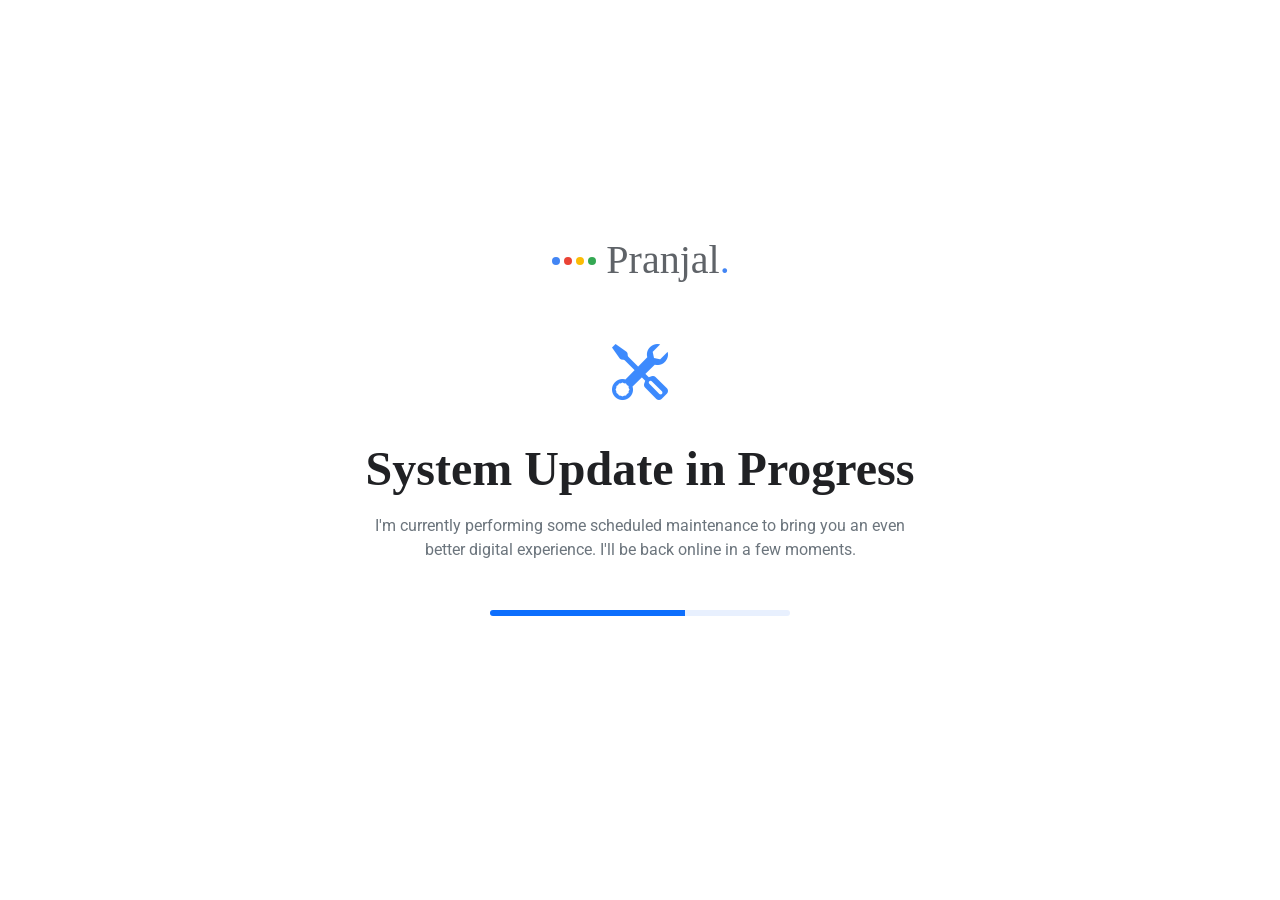
<file: maintenance.html>
<!DOCTYPE html>
<html lang="en">
<head>
  <meta charset="utf-8">
  <meta content="width=device-width, initial-scale=1.0" name="viewport">
  <title>Maintenance | Pranjal Trivedi</title>
  
  <link href="https://fonts.googleapis.com/css2?family=Google+Sans:wght@400;500;700&family=Roboto:wght@300;400;500;700&display=swap" rel="stylesheet">
  <link href="https://cdn.jsdelivr.net/npm/bootstrap@5.3.0/dist/css/bootstrap.min.css" rel="stylesheet">
  <link href="https://cdn.jsdelivr.net/npm/bootstrap-icons@1.11.3/font/bootstrap-icons.min.css" rel="stylesheet">
  <link rel="stylesheet" href="assets/css/style.css">
</head>

<body class="bg-white d-flex flex-column align-items-center justify-content-center vh-100">

  <div class="container text-center" data-aos="fade-up">
    
    <div class="logo d-flex align-items-center justify-content-center mb-5">
      <div class="google-dots me-2">
        <span class="dot blue"></span><span class="dot red"></span><span class="dot yellow"></span><span class="dot green"></span>
      </div>
      <h1 class="sitename mb-0" style="font-family: 'Google Sans'; color: #5F6368; font-weight: 500;">Pranjal<span style="color: #4285F4;">.</span></h1>
    </div>

    <div class="mb-4">
        <i class="bi bi-tools text-primary" style="font-size: 3.5rem; opacity: 0.8;"></i>
    </div>
    <h1 class="display-5 fw-bold mb-3" style="color: #202124; font-family: 'Google Sans';">System Update in Progress</h1>
    <p class="text-secondary mb-5 mx-auto" style="max-width: 550px;">
      I'm currently performing some scheduled maintenance to bring you an even better digital experience. I'll be back online in a few moments.
    </p>
    
    <div class="progress rounded-pill mx-auto mb-5" style="height: 6px; max-width: 300px; background-color: #E8F0FE;">
        <div class="progress-bar progress-bar-animated bg-primary" style="width: 65%"></div>
    </div>

  </div>

</body>
</html>
</file>
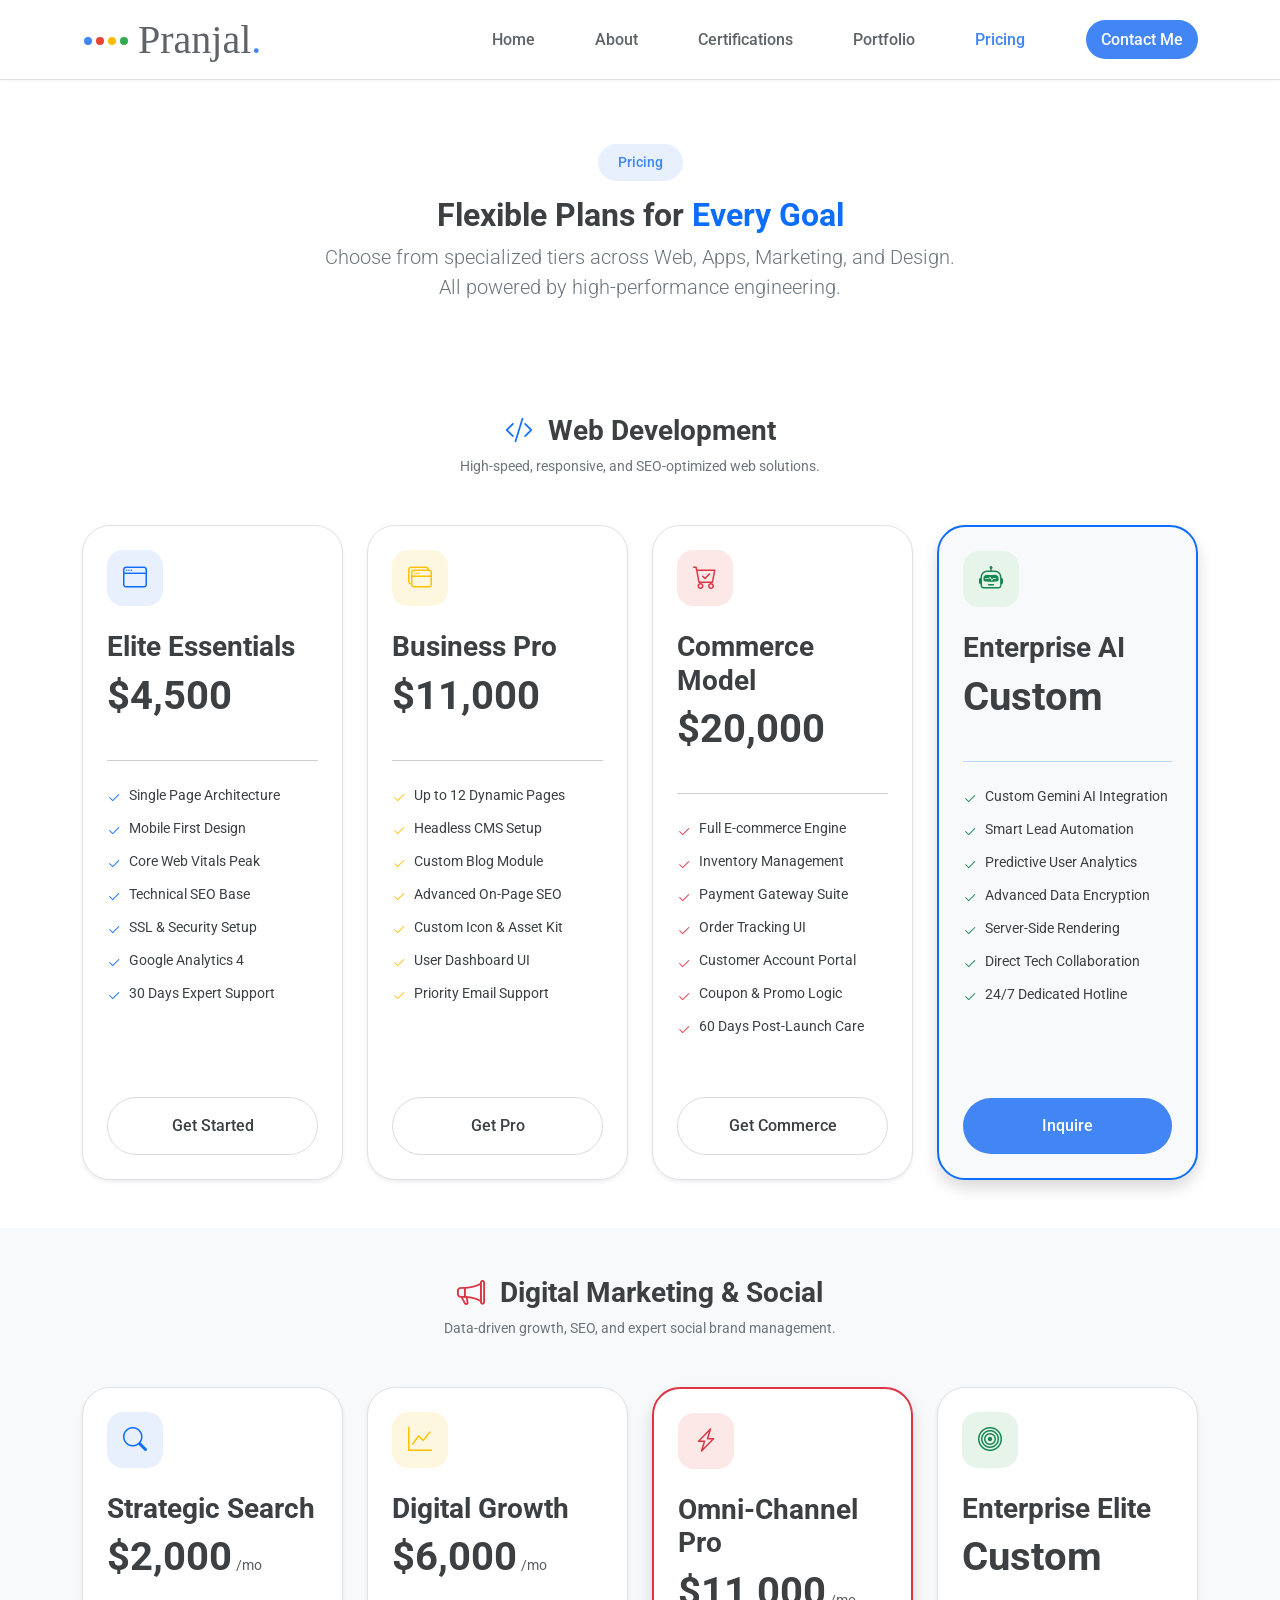
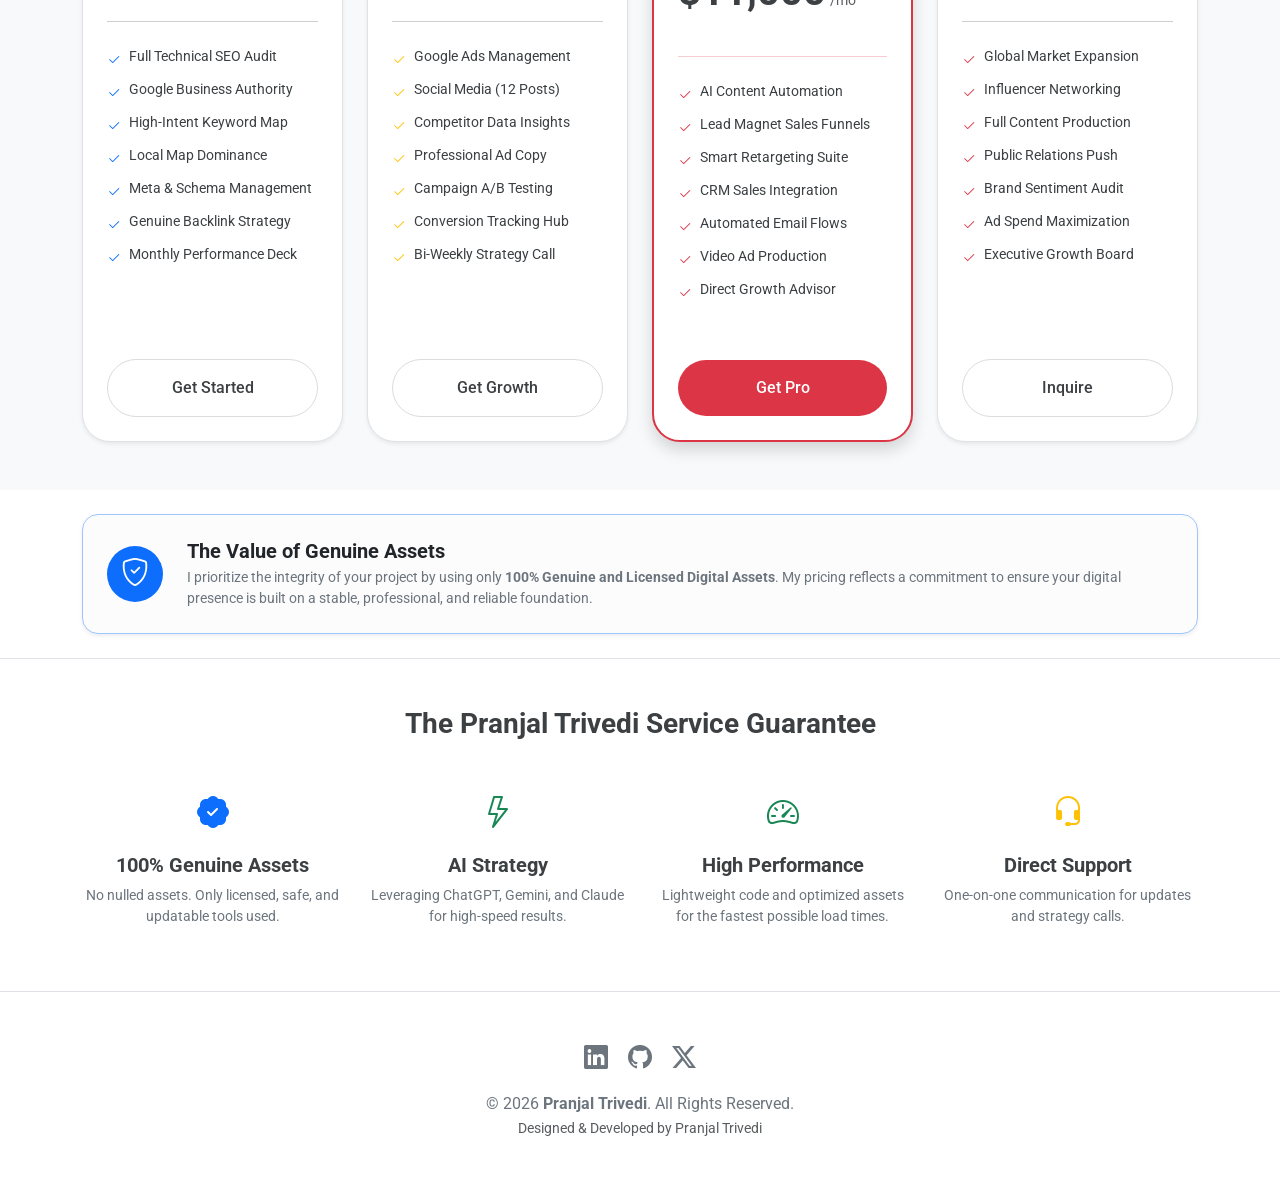
<file: pricing.html>
<!DOCTYPE html>
<html lang="en">
<head>
  <meta charset="utf-8">
  <meta content="width=device-width, initial-scale=1.0" name="viewport">
  <title>Pranjal Trivedi | Digital Innovator</title>
  
  <link href="https://fonts.googleapis.com/css2?family=Google+Sans:wght@400;500;700&family=Roboto:wght@300;400;500;700&display=swap" rel="stylesheet">
  <link href="https://cdn.jsdelivr.net/npm/bootstrap@5.3.0/dist/css/bootstrap.min.css" rel="stylesheet">
  <link href="https://cdn.jsdelivr.net/npm/bootstrap-icons@1.11.0/font/bootstrap-icons.css" rel="stylesheet">
  <link href="https://unpkg.com/aos@2.3.1/dist/aos.css" rel="stylesheet">
  <link rel="stylesheet" href="https://cdn.jsdelivr.net/npm/swiper@11/swiper-bundle.min.css" />
  <link rel="stylesheet" href="https://cdn.jsdelivr.net/npm/bootstrap-icons@1.11.3/font/bootstrap-icons.min.css">

  <script src="https://cdn.jsdelivr.net/npm/swiper@11/swiper-bundle.min.js"></script>
  
  <link href="assets/css/style.css" rel="stylesheet">
  <script src="assets/js/security.js"></script>
</head>

<body>
<div id="maintenanceOverlay" class="maintenance-overlay" style="display: none;">
    <div class="maintenance-content text-center p-5 shadow-lg rounded-4 bg-white">
      <div class="d-flex justify-content-center mb-4">
        <a href="#" class="logo d-flex align-items-center text-decoration-none justify-content-center">
          <div class="google-dots me-2">
            <span class="dot blue"></span><span class="dot red"></span><span class="dot yellow"></span><span class="dot green"></span>
          </div>
          <h1 class="sitename mb-0" style="font-family: 'Google Sans'; color: #5F6368; font-weight: 500; font-size: 2rem;">
            Pranjal<span style="color: #4285F4;">.</span>
          </h1>
        </a>
      </div>
      <i class="bi bi-shield-lock text-primary mb-4" style="font-size: 4rem; display: block;"></i>
      <h2 class="fw-bold mb-3" style="font-family: 'Google Sans'; color: #202124;">Site Under Update</h2>
      <p class="text-secondary mb-4 mx-auto" style="max-width: 400px;">
        I am currently updating my portfolio with new projects. Please check back in a few minutes or reach out via LinkedIn.
      </p>
      <a href="https://linkedin.com/in/pranjaltrivedi/" class="btn btn-google-blue rounded-pill px-5 py-2">Follow for Updates</a>
    </div>
  </div>


  <header id="header" class="header fixed-top d-flex align-items-center bg-white border-bottom">
  <div class="container-fluid container-xl d-flex align-items-center justify-content-between">
    
    <a href="index.html" class="logo d-flex align-items-center text-decoration-none">
      <div class="google-dots me-2">
        <span class="dot blue"></span><span class="dot red"></span><span class="dot yellow"></span><span class="dot green"></span>
      </div>
      <h1 class="sitename mb-0" style="font-family: 'Google Sans'; color: #5F6368; font-weight: 500;">Pranjal<span style="color: #4285F4;">.</span></h1>
    </a>

    <nav id="navmenu" class="navmenu">
      <i class="mobile-nav-toggle d-xl-none bi bi-list ms-auto"></i>

      <div class="nav-drawer" id="navDrawer">
        <div class="drawer-header d-xl-none p-3 d-flex align-items-center justify-content-between border-bottom">
          <div class="logo d-flex align-items-center">
            <div class="google-dots me-2">
              <span class="dot blue"></span><span class="dot red"></span><span class="dot yellow"></span><span class="dot green"></span>
            </div>
            <h1 class="sitename mb-0" style="font-size: 1.25rem;">Pranjal<span>.</span></h1>
          </div>
          <i class="bi bi-x drawer-close d-xl-none" style="font-size: 32px; cursor: pointer;"></i>
        </div>

        <ul class="list-unstyled mb-0">
          <li><a href="index.html">Home</a></li>
          <li><a href="about.html">About</a></li>
          <li><a href="certifications.html">Certifications</a></li>
          <li><a href="portfolio.html">Portfolio</a></li>
          <li><a href="pricing.html" class="active">Pricing</a></li>
          <li><a href="contact.html" class="btn-google-blue ms-xl-3">Contact Me</a></li>
        </ul>

        <div class="drawer-footer d-xl-none mt-auto p-4 border-top bg-light">
  <div class="text-center">
    <div class="social-links mb-3">
      <a href="https://linkedin.com/in/pranjaltrivedi/" class="text-secondary mx-2 fs-4"><i class="bi bi-linkedin"></i></a>
      <a href="https://github.com/PranjalTrivedi" class="text-secondary mx-2 fs-4"><i class="bi bi-github"></i></a>
      <a href="https://x.com/pranjalstrivedi" class="text-secondary mx-2 fs-4"><i class="bi bi-twitter-x"></i></a>
    </div>
    <p class="text-secondary mb-0" style="font-size: 0.85rem;">© 2026 <strong>Pranjal Trivedi</strong>. All Rights Reserved.</p>
    <small class="text-muted" style="font-size: 0.75rem;">Designed & Developed by Pranjal Trivedi</small>
  </div>
</div>
      </div>
    </nav>
  </div>
  <div class="mobile-nav-overlay" id="navOverlay"></div>
</header>

  <main class="main mt-5 pt-5">
    
    <section class="py-5 text-center">
      <div class="container">
        <span class="badge-google blue">Pricing</span>
        <h2 class="fw-bold">Flexible Plans for <span class="text-primary">Every Goal</span></h2>
        <p class="lead text-secondary mx-auto" style="max-width: 650px;">
          Choose from specialized tiers across Web, Apps, Marketing, and Design. All powered by high-performance engineering.</p>
      </div>
    </section>

    <!-- <section class="py-5 bg-white">
      <div class="container">
        <div class="text-center mb-5">
          <span class="badge rounded-pill bg-primary-subtle text-primary px-3 py-2 mb-3 fw-bold">The Gold Standard</span>
          <h2 class="display-4 fw-bold mb-3 text-dark">The Venture Ecosystem</h2>
          <p class="text-secondary mx-auto lead" style="max-width: 800px;">
            A comprehensive, all-in-one digital transformation engine. We combine engineering, branding, and growth marketing into a single, cohesive powerhouse.
          </p>
        </div>

        <div class="row justify-content-center">
          <div class="col-lg-12">
            <div class="m3-service-card p-0 border-0 shadow-lg bg-white" style="border-radius: 32px; border: 1px solid #f1f3f4 !important;">
              <div class="row g-0">
                
                <div class="col-xl-8 p-5">
                  <div class="row gy-5">
                    
                    <div class="col-md-6">
                      <div class="d-flex align-items-start">
                        <div class="icon-shape bg-primary-subtle rounded-4 p-3 me-4"><i class="bi bi-stack text-primary fs-3"></i></div>
                        <div>
                          <h4 class="fw-bold text-dark mb-3">Core Engineering</h4>
                          <ul class="list-unstyled small text-secondary lh-lg">
                            <li><i class="bi bi-check2 text-primary me-2"></i><strong>Scalable Web Architecture:</strong> React/Next.js frontend.</li>
                            <li><i class="bi bi-check2 text-primary me-2"></i><strong>Native Mobile Presence:</strong> iOS & Android apps.</li>
                            <li><i class="bi bi-check2 text-primary me-2"></i><strong>Proprietary Backend:</strong> Secure, auto-scaling API.</li>
                            <li><i class="bi bi-check2 text-primary me-2"></i><strong>Cloud Governance:</strong> GCP/AWS setup (99.9% uptime).</li>
                          </ul>
                        </div>
                      </div>
                    </div>

                    <div class="col-md-6">
                      <div class="d-flex align-items-start">
                        <div class="icon-shape bg-danger-subtle rounded-4 p-3 me-4"><i class="bi bi-graph-up-arrow text-danger fs-3"></i></div>
                        <div>
                          <h4 class="fw-bold text-dark mb-3">Growth Marketing</h4>
                          <ul class="list-unstyled small text-secondary lh-lg">
                            <li><i class="bi bi-check2 text-danger me-2"></i><strong>SEO Domination:</strong> Advanced schema & content strategy.</li>
                            <li><i class="bi bi-check2 text-danger me-2"></i><strong>AI Ads Engine:</strong> Predictive Google & Meta ad management.</li>
                            <li><i class="bi bi-check2 text-danger me-2"></i><strong>Omnichannel Branding:</strong> Cohesive social identity.</li>
                            <li><i class="bi bi-check2 text-danger me-2"></i><strong>Funnel Optimization:</strong> Conversion rate engineering.</li>
                          </ul>
                        </div>
                      </div>
                    </div>

                    <div class="col-md-6">
                      <div class="d-flex align-items-start">
                        <div class="icon-shape bg-warning-subtle rounded-4 p-3 me-4"><i class="bi bi-palette2 text-warning fs-3"></i></div>
                        <div>
                          <h4 class="fw-bold text-dark mb-3">Creative Experience</h4>
                          <ul class="list-unstyled small text-secondary lh-lg">
                            <li><i class="bi bi-check2 text-warning me-2"></i><strong>Premium UI/UX:</strong> Figma high-fidelity prototypes.</li>
                            <li><i class="bi bi-check2 text-warning me-2"></i><strong>Motion Branding:</strong> Custom micro-interactions.</li>
                            <li><i class="bi bi-check2 text-warning me-2"></i><strong>Asset Library:</strong> Suite of brand-exclusive visuals.</li>
                            <li><i class="bi bi-check2 text-warning me-2"></i><strong>User Journey:</strong> Science-backed behavior flows.</li>
                          </ul>
                        </div>
                      </div>
                    </div>

                    <div class="col-md-6">
                      <div class="d-flex align-items-start">
                        <div class="icon-shape bg-success-subtle rounded-4 p-3 me-4"><i class="bi bi-shield-lock-fill text-success fs-3"></i></div>
                        <div>
                          <h4 class="fw-bold text-dark mb-3">Tech Intelligence</h4>
                          <ul class="list-unstyled small text-secondary lh-lg">
                            <li><i class="bi bi-check2 text-success me-2"></i><strong>Gemini AI Integration:</strong> Smart automation.</li>
                            <li><i class="bi bi-check2 text-success me-2"></i><strong>Cybersecurity Ops:</strong> Penetration tests & encryption.</li>
                            <li><i class="bi bi-check2 text-success me-2"></i><strong>CRM Automation:</strong> Fully synced lead management.</li>
                            <li><i class="bi bi-check2 text-success me-2"></i><strong>Real-time Analytics:</strong> Custom data dashboards.</li>
                          </ul>
                        </div>
                      </div>
                    </div>

                  </div>
                </div>

                <div class="col-xl-4 p-4 bg-light d-flex flex-column" style="border-left: 1px solid #f1f3f4; border-radius: 0 32px 32px 0;">
                  <div class="p-5 bg-white rounded-4 shadow-sm border border-light h-100 d-flex flex-column">
                    <div class="text-center mb-4">
                      <h5 class="text-uppercase text-secondary fw-bold small">Strategic Partnership</h5>
                      <h3 class="fw-bold text-dark mt-2">Executive Access</h3>
                    </div>
                    
                    <div class="py-4 border-top border-bottom mb-4">
                      <div class="d-flex justify-content-between mb-3">
                        <span class="text-secondary small">Timeline:</span>
                        <span class="text-dark fw-bold small">3-6 Months Launch</span>
                      </div>
                      <div class="d-flex justify-content-between mb-3">
                        <span class="text-secondary small">Priority:</span>
                        <span class="text-primary fw-bold small">Highest Queue</span>
                      </div>
                      <div class="d-flex justify-content-between">
                        <span class="text-secondary small">Support:</span>
                        <span class="text-success fw-bold small">Dedicated Dev</span>
                      </div>
                    </div>

                    <ul class="list-unstyled mb-5 flex-grow-1">
                      <li class="d-flex align-items-center small mb-2"><i class="bi bi-lightning-fill text-warning me-2"></i> Weekly Strategy Consults</li>
                      <li class="d-flex align-items-center small mb-2"><i class="bi bi-cpu-fill text-primary me-2"></i> Monthly Performance Audits</li>
                      <li class="d-flex align-items-center small"><i class="bi bi-infinity text-danger me-2"></i> Scalable Feature Roadmap</li>
                    </ul>

                    <div class="text-center mt-auto">
                      <span class="display-6 fw-bold text-dark">Custom</span>
                      <p class="text-muted small mt-2">Tailored to your goals</p>
                      <a href="contact.html" class="btn btn-google-blue w-100 py-3 rounded-pill fw-bold shadow-sm mt-3">Initialize Deployment</a>
                    </div>
                  </div>
                </div>

              </div>
            </div>
          </div>
        </div>
      </div>
    </section> -->

<section class="py-5">
  <div class="container">
    <div class="text-center mb-5">
      <h3 class="fw-bold"><i class="bi bi-code-slash text-primary me-2"></i> Web Development</h3>
      <p class="text-secondary small">High-speed, responsive, and SEO-optimized web solutions.</p>
    </div>
    <div class="row gy-4 justify-content-center">
      <div class="col-lg-3 col-md-6">
        <div class="m3-service-card h-100 p-4 border shadow-sm d-flex flex-column">
          <div class="icon-shape bg-blue-subtle mb-4"><i class="bi bi-window text-primary"></i></div>
          <h3 class="fw-bold">Elite Essentials</h3>
          <div class="d-flex align-items-baseline mb-3"><span class="display-6 fw-bold">$4,500</span></div>
          <hr class="my-4">
          <div class="mb-5 small flex-grow-1">
            <div class="d-flex align-items-start mb-2"><i class="bi bi-check2 text-primary me-2 mt-1"></i><span>Single Page Architecture</span></div>
            <div class="d-flex align-items-start mb-2"><i class="bi bi-check2 text-primary me-2 mt-1"></i><span>Mobile First Design</span></div>
            <div class="d-flex align-items-start mb-2"><i class="bi bi-check2 text-primary me-2 mt-1"></i><span>Core Web Vitals Peak</span></div>
            <div class="d-flex align-items-start mb-2"><i class="bi bi-check2 text-primary me-2 mt-1"></i><span>Technical SEO Base</span></div>
            <div class="d-flex align-items-start mb-2"><i class="bi bi-check2 text-primary me-2 mt-1"></i><span>SSL & Security Setup</span></div>
            <div class="d-flex align-items-start mb-2"><i class="bi bi-check2 text-primary me-2 mt-1"></i><span>Google Analytics 4</span></div>
            <div class="d-flex align-items-start mb-2"><i class="bi bi-check2 text-primary me-2 mt-1"></i><span>30 Days Expert Support</span></div>
          </div>
          <div class="mt-auto"><a href="contact.html" class="btn btn-outline-google w-100 rounded-pill py-3">Get Started</a></div>
        </div>
      </div>

      <div class="col-lg-3 col-md-6">
        <div class="m3-service-card h-100 p-4 border shadow-sm d-flex flex-column">
          <div class="icon-shape bg-yellow-subtle mb-4"><i class="bi bi-window-stack text-warning"></i></div>
          <h3 class="fw-bold">Business Pro</h3>
          <div class="d-flex align-items-baseline mb-3"><span class="display-6 fw-bold">$11,000</span></div>
          <hr class="my-4">
          <div class="mb-5 small flex-grow-1">
            <div class="d-flex align-items-start mb-2"><i class="bi bi-check2 text-warning me-2 mt-1"></i><span>Up to 12 Dynamic Pages</span></div>
            <div class="d-flex align-items-start mb-2"><i class="bi bi-check2 text-warning me-2 mt-1"></i><span>Headless CMS Setup</span></div>
            <div class="d-flex align-items-start mb-2"><i class="bi bi-check2 text-warning me-2 mt-1"></i><span>Custom Blog Module</span></div>
            <div class="d-flex align-items-start mb-2"><i class="bi bi-check2 text-warning me-2 mt-1"></i><span>Advanced On-Page SEO</span></div>
            <div class="d-flex align-items-start mb-2"><i class="bi bi-check2 text-warning me-2 mt-1"></i><span>Custom Icon & Asset Kit</span></div>
            <div class="d-flex align-items-start mb-2"><i class="bi bi-check2 text-warning me-2 mt-1"></i><span>User Dashboard UI</span></div>
            <div class="d-flex align-items-start mb-2"><i class="bi bi-check2 text-warning me-2 mt-1"></i><span>Priority Email Support</span></div>
          </div>
          <div class="mt-auto"><a href="contact.html" class="btn btn-outline-google w-100 rounded-pill py-3">Get Pro</a></div>
        </div>
      </div>

      <div class="col-lg-3 col-md-6">
        <div class="m3-service-card h-100 p-4 border shadow-sm d-flex flex-column">
          <div class="icon-shape bg-red-subtle mb-4"><i class="bi bi-cart-check text-danger"></i></div>
          <h3 class="fw-bold">Commerce Model</h3>
          <div class="d-flex align-items-baseline mb-3"><span class="display-6 fw-bold">$20,000</span></div>
          <hr class="my-4">
          <div class="mb-5 small flex-grow-1">
            <div class="d-flex align-items-start mb-2"><i class="bi bi-check2 text-danger me-2 mt-1"></i><span>Full E-commerce Engine</span></div>
            <div class="d-flex align-items-start mb-2"><i class="bi bi-check2 text-danger me-2 mt-1"></i><span>Inventory Management</span></div>
            <div class="d-flex align-items-start mb-2"><i class="bi bi-check2 text-danger me-2 mt-1"></i><span>Payment Gateway Suite</span></div>
            <div class="d-flex align-items-start mb-2"><i class="bi bi-check2 text-danger me-2 mt-1"></i><span>Order Tracking UI</span></div>
            <div class="d-flex align-items-start mb-2"><i class="bi bi-check2 text-danger me-2 mt-1"></i><span>Customer Account Portal</span></div>
            <div class="d-flex align-items-start mb-2"><i class="bi bi-check2 text-danger me-2 mt-1"></i><span>Coupon & Promo Logic</span></div>
            <div class="d-flex align-items-start mb-2"><i class="bi bi-check2 text-danger me-2 mt-1"></i><span>60 Days Post-Launch Care</span></div>
          </div>
          <div class="mt-auto"><a href="contact.html" class="btn btn-outline-google w-100 rounded-pill py-3">Get Commerce</a></div>
        </div>
      </div>

      <div class="col-lg-3 col-md-6">
        <div class="m3-service-card h-100 p-4 border border-primary shadow bg-light d-flex flex-column" style="border-width: 2px !important;">
          <div class="icon-shape bg-green-subtle mb-4"><i class="bi bi-robot text-success"></i></div>
          <h3 class="fw-bold">Enterprise AI</h3>
          <div class="d-flex align-items-baseline mb-3"><span class="display-6 fw-bold">Custom</span></div>
          <hr class="my-4 border-primary opacity-25">
          <div class="mb-5 small flex-grow-1">
            <div class="d-flex align-items-start mb-2"><i class="bi bi-check2 text-success me-2 mt-1"></i><span>Custom Gemini AI Integration</span></div>
            <div class="d-flex align-items-start mb-2"><i class="bi bi-check2 text-success me-2 mt-1"></i><span>Smart Lead Automation</span></div>
            <div class="d-flex align-items-start mb-2"><i class="bi bi-check2 text-success me-2 mt-1"></i><span>Predictive User Analytics</span></div>
            <div class="d-flex align-items-start mb-2"><i class="bi bi-check2 text-success me-2 mt-1"></i><span>Advanced Data Encryption</span></div>
            <div class="d-flex align-items-start mb-2"><i class="bi bi-check2 text-success me-2 mt-1"></i><span>Server-Side Rendering</span></div>
            <div class="d-flex align-items-start mb-2"><i class="bi bi-check2 text-success me-2 mt-1"></i><span>Direct Tech Collaboration</span></div>
            <div class="d-flex align-items-start mb-2"><i class="bi bi-check2 text-success me-2 mt-1"></i><span>24/7 Dedicated Hotline</span></div>
          </div>
          <div class="mt-auto"><a href="contact.html" class="btn btn-google-blue w-100 rounded-pill py-3">Inquire</a></div>
        </div>
      </div>
    </div>
  </div>
</section>

    <section class="py-5 bg-light">
  <div class="container">
    <div class="text-center mb-5">
      <h3 class="fw-bold"><i class="bi bi-megaphone text-danger me-2"></i> Digital Marketing & Social</h3>
      <p class="text-secondary small">Data-driven growth, SEO, and expert social brand management.</p>
    </div>
    <div class="row gy-4 justify-content-center">
      <div class="col-lg-3 col-md-6">
        <div class="m3-service-card h-100 p-4 border shadow-sm bg-white d-flex flex-column">
          <div class="icon-shape bg-blue-subtle mb-4"><i class="bi bi-search text-primary"></i></div>
          <h3 class="fw-bold">Strategic Search</h3>
          <div class="d-flex align-items-baseline mb-3"><span class="display-6 fw-bold">$2,000</span><span class="ms-1 text-muted small">/mo</span></div>
          <hr class="my-4">
          <div class="mb-5 small flex-grow-1">
            <div class="d-flex align-items-start mb-2"><i class="bi bi-check2 text-primary me-2 mt-1"></i><span>Full Technical SEO Audit</span></div>
            <div class="d-flex align-items-start mb-2"><i class="bi bi-check2 text-primary me-2 mt-1"></i><span>Google Business Authority</span></div>
            <div class="d-flex align-items-start mb-2"><i class="bi bi-check2 text-primary me-2 mt-1"></i><span>High-Intent Keyword Map</span></div>
            <div class="d-flex align-items-start mb-2"><i class="bi bi-check2 text-primary me-2 mt-1"></i><span>Local Map Dominance</span></div>
            <div class="d-flex align-items-start mb-2"><i class="bi bi-check2 text-primary me-2 mt-1"></i><span>Meta & Schema Management</span></div>
            <div class="d-flex align-items-start mb-2"><i class="bi bi-check2 text-primary me-2 mt-1"></i><span>Genuine Backlink Strategy</span></div>
            <div class="d-flex align-items-start mb-2"><i class="bi bi-check2 text-primary me-2 mt-1"></i><span>Monthly Performance Deck</span></div>
          </div>
          <div class="mt-auto"><a href="contact.html" class="btn btn-outline-google w-100 rounded-pill py-3">Get Started</a></div>
        </div>
      </div>

      <div class="col-lg-3 col-md-6">
        <div class="m3-service-card h-100 p-4 border shadow-sm bg-white d-flex flex-column">
          <div class="icon-shape bg-yellow-subtle mb-4"><i class="bi bi-graph-up text-warning"></i></div>
          <h3 class="fw-bold">Digital Growth</h3>
          <div class="d-flex align-items-baseline mb-3"><span class="display-6 fw-bold">$6,000</span><span class="ms-1 text-muted small">/mo</span></div>
          <hr class="my-4">
          <div class="mb-5 small flex-grow-1">
            <div class="d-flex align-items-start mb-2"><i class="bi bi-check2 text-warning me-2 mt-1"></i><span>Google Ads Management</span></div>
            <div class="d-flex align-items-start mb-2"><i class="bi bi-check2 text-warning me-2 mt-1"></i><span>Social Media (12 Posts)</span></div>
            <div class="d-flex align-items-start mb-2"><i class="bi bi-check2 text-warning me-2 mt-1"></i><span>Competitor Data Insights</span></div>
            <div class="d-flex align-items-start mb-2"><i class="bi bi-check2 text-warning me-2 mt-1"></i><span>Professional Ad Copy</span></div>
            <div class="d-flex align-items-start mb-2"><i class="bi bi-check2 text-warning me-2 mt-1"></i><span>Campaign A/B Testing</span></div>
            <div class="d-flex align-items-start mb-2"><i class="bi bi-check2 text-warning me-2 mt-1"></i><span>Conversion Tracking Hub</span></div>
            <div class="d-flex align-items-start mb-2"><i class="bi bi-check2 text-warning me-2 mt-1"></i><span>Bi-Weekly Strategy Call</span></div>
          </div>
          <div class="mt-auto"><a href="contact.html" class="btn btn-outline-google w-100 rounded-pill py-3">Get Growth</a></div>
        </div>
      </div>

      <div class="col-lg-3 col-md-6">
        <div class="m3-service-card h-100 p-4 border border-danger shadow bg-white d-flex flex-column" style="border-width: 2px !important;">
          <div class="icon-shape bg-red-subtle mb-4"><i class="bi bi-lightning-charge text-danger"></i></div>
          <h3 class="fw-bold">Omni-Channel Pro</h3>
          <div class="d-flex align-items-baseline mb-3"><span class="display-6 fw-bold">$11,000</span><span class="ms-1 text-muted small">/mo</span></div>
          <hr class="my-4 border-danger opacity-25">
          <div class="mb-5 small flex-grow-1">
            <div class="d-flex align-items-start mb-2"><i class="bi bi-check2 text-danger me-2 mt-1"></i><span>AI Content Automation</span></div>
            <div class="d-flex align-items-start mb-2"><i class="bi bi-check2 text-danger me-2 mt-1"></i><span>Lead Magnet Sales Funnels</span></div>
            <div class="d-flex align-items-start mb-2"><i class="bi bi-check2 text-danger me-2 mt-1"></i><span>Smart Retargeting Suite</span></div>
            <div class="d-flex align-items-start mb-2"><i class="bi bi-check2 text-danger me-2 mt-1"></i><span>CRM Sales Integration</span></div>
            <div class="d-flex align-items-start mb-2"><i class="bi bi-check2 text-danger me-2 mt-1"></i><span>Automated Email Flows</span></div>
            <div class="d-flex align-items-start mb-2"><i class="bi bi-check2 text-danger me-2 mt-1"></i><span>Video Ad Production</span></div>
            <div class="d-flex align-items-start mb-2"><i class="bi bi-check2 text-danger me-2 mt-1"></i><span>Direct Growth Advisor</span></div>
          </div>
          <div class="mt-auto"><a href="contact.html" class="btn btn-google-blue bg-danger border-danger w-100 rounded-pill py-3 text-white">Get Pro</a></div>
        </div>
      </div>

      <div class="col-lg-3 col-md-6">
        <div class="m3-service-card h-100 p-4 border shadow-sm bg-white d-flex flex-column">
          <div class="icon-shape bg-green-subtle mb-4"><i class="bi bi-bullseye text-success"></i></div>
          <h3 class="fw-bold">Enterprise Elite</h3>
          <div class="d-flex align-items-baseline mb-3"><span class="display-6 fw-bold">Custom</span></div>
          <hr class="my-4">
          <div class="mb-5 small flex-grow-1">
            <div class="d-flex align-items-start mb-2"><i class="bi bi-check2 text-danger me-2 mt-1"></i><span>Global Market Expansion</span></div>
            <div class="d-flex align-items-start mb-2"><i class="bi bi-check2 text-danger me-2 mt-1"></i><span>Influencer Networking</span></div>
            <div class="d-flex align-items-start mb-2"><i class="bi bi-check2 text-danger me-2 mt-1"></i><span>Full Content Production</span></div>
            <div class="d-flex align-items-start mb-2"><i class="bi bi-check2 text-danger me-2 mt-1"></i><span>Public Relations Push</span></div>
            <div class="d-flex align-items-start mb-2"><i class="bi bi-check2 text-danger me-2 mt-1"></i><span>Brand Sentiment Audit</span></div>
            <div class="d-flex align-items-start mb-2"><i class="bi bi-check2 text-danger me-2 mt-1"></i><span>Ad Spend Maximization</span></div>
            <div class="d-flex align-items-start mb-2"><i class="bi bi-check2 text-danger me-2 mt-1"></i><span>Executive Growth Board</span></div>
          </div>
          <div class="mt-auto"><a href="contact.html" class="btn btn-outline-google w-100 rounded-pill py-3">Inquire</a></div>
        </div>
      </div>
    </div>
  </div>
</section>

    <!-- <section class="py-5">
      <div class="container">
        <div class="text-center mb-5">
          <h3 class="fw-bold"><i class="bi bi-palette text-warning me-2"></i> Graphic Design & Branding</h3>
          <p class="text-secondary small">Premium visual identities and user-centric UI/UX design.</p>
        </div>
        <div class="row gy-4 justify-content-center">
          <div class="col-lg-3 col-md-6">
            <div class="m3-service-card h-100 p-4 border shadow-sm d-flex flex-column">
              <div class="icon-shape bg-blue-subtle mb-4"><i class="bi bi-brush text-primary"></i></div>
              <h3 class="fw-bold">Design Assets</h3>
              <div class="d-flex align-items-baseline mb-3"><span class="display-6 fw-bold">$299</span></div>
              <hr class="my-4">
              <div class="mb-5 small flex-grow-1">
                <div class="d-flex align-items-start mb-2"><i class="bi bi-check2 text-primary me-2 mt-1"></i><span>5 Custom Social Posts</span></div>
                <div class="d-flex align-items-start mb-2"><i class="bi bi-check2 text-primary me-2 mt-1"></i><span>Email Banner Design</span></div>
                <div class="d-flex align-items-start mb-2"><i class="bi bi-check2 text-primary me-2 mt-1"></i><span>Digital Flyer (1 Page)</span></div>
                <div class="d-flex align-items-start mb-2"><i class="bi bi-check2 text-primary me-2 mt-1"></i><span>High-Res Export Files</span></div>
                <div class="d-flex align-items-start mb-2"><i class="bi bi-check2 text-primary me-2 mt-1"></i><span>Standard Image Editing</span></div>
                <div class="d-flex align-items-start mb-2"><i class="bi bi-check2 text-primary me-2 mt-1"></i><span>Favicon Creation</span></div>
                <div class="d-flex align-items-start mb-2"><i class="bi bi-check2 text-primary me-2 mt-1"></i><span>Basic Ad Assets</span></div>
                <div class="d-flex align-items-start mb-2"><i class="bi bi-check2 text-primary me-2 mt-1"></i><span>Color Palette Check</span></div>
                <div class="d-flex align-items-start mb-2"><i class="bi bi-check2 text-primary me-2 mt-1"></i><span>2 Revision Rounds</span></div>
                <div class="d-flex align-items-start mb-2"><i class="bi bi-check2 text-primary me-2 mt-1"></i><span>Fast Asset Delivery</span></div>
              </div>
              <div class="mt-auto"><a href="contact.html" class="btn btn-outline-google w-100 rounded-pill py-3">Get Assets</a></div>
            </div>
          </div>
          <div class="col-lg-3 col-md-6">
            <div class="m3-service-card h-100 p-4 border shadow-sm d-flex flex-column">
              <div class="icon-shape bg-yellow-subtle mb-4"><i class="bi bi-vector-pen text-warning"></i></div>
              <h3 class="fw-bold">Design Identity</h3>
              <div class="d-flex align-items-baseline mb-3"><span class="display-6 fw-bold">$799</span></div>
              <hr class="my-4">
              <div class="mb-5 small flex-grow-1">
                <div class="d-flex align-items-start mb-2"><i class="bi bi-check2 text-warning me-2 mt-1"></i><span>Logo Suite (3 Concepts)</span></div>
                <div class="d-flex align-items-start mb-2"><i class="bi bi-check2 text-warning me-2 mt-1"></i><span>Full Typography Kit</span></div>
                <div class="d-flex align-items-start mb-2"><i class="bi bi-check2 text-warning me-2 mt-1"></i><span>Brand Guidelines PDF</span></div>
                <div class="d-flex align-items-start mb-2"><i class="bi bi-check2 text-warning me-2 mt-1"></i><span>Stationery Layouts</span></div>
                <div class="d-flex align-items-start mb-2"><i class="bi bi-check2 text-warning me-2 mt-1"></i><span>Vector Source Files</span></div>
                <div class="d-flex align-items-start mb-2"><i class="bi bi-check2 text-warning me-2 mt-1"></i><span>Marketing Deck Theme</span></div>
                <div class="d-flex align-items-start mb-2"><i class="bi bi-check2 text-warning me-2 mt-1"></i><span>Profile & Cover Arts</span></div>
                <div class="d-flex align-items-start mb-2"><i class="bi bi-check2 text-warning me-2 mt-1"></i><span>Brand Pattern Design</span></div>
                <div class="d-flex align-items-start mb-2"><i class="bi bi-check2 text-warning me-2 mt-1"></i><span>Iconography Set</span></div>
                <div class="d-flex align-items-start mb-2"><i class="bi bi-check2 text-warning me-2 mt-1"></i><span>Consultation Session</span></div>
              </div>
              <div class="mt-auto"><a href="contact.html" class="btn btn-outline-google w-100 rounded-pill py-3">Get Identity</a></div>
            </div>
          </div>
          <div class="col-lg-3 col-md-6">
            <div class="m3-service-card h-100 p-4 border border-warning shadow bg-light d-flex flex-column" style="border-width: 2px !important;">
              <div class="icon-shape bg-yellow-subtle mb-4"><i class="bi bi-stars text-warning"></i></div>
              <h3 class="fw-bold">Design UI/UX Pro</h3>
              <div class="d-flex align-items-baseline mb-3"><span class="display-6 fw-bold">$1,599</span></div>
              <hr class="my-4 border-warning opacity-25">
              <div class="mb-5 small flex-grow-1">
                <div class="d-flex align-items-start mb-2"><i class="bi bi-check2 text-warning me-2 mt-1"></i><span>Full Figma Prototypes</span></div>
                <div class="d-flex align-items-start mb-2"><i class="bi bi-check2 text-warning me-2 mt-1"></i><span>User Journey Mapping</span></div>
                <div class="d-flex align-items-start mb-2"><i class="bi bi-check2 text-warning me-2 mt-1"></i><span>Desktop & Mobile UI</span></div>
                <div class="d-flex align-items-start mb-2"><i class="bi bi-check2 text-warning me-2 mt-1"></i><span>AI-Generated Assets</span></div>
                <div class="d-flex align-items-start mb-2"><i class="bi bi-check2 text-warning me-2 mt-1"></i><span>Interaction Flow Specs</span></div>
                <div class="d-flex align-items-start mb-2"><i class="bi bi-check2 text-warning me-2 mt-1"></i><span>Micro-interactions UI</span></div>
                <div class="d-flex align-items-start mb-2"><i class="bi bi-check2 text-warning me-2 mt-1"></i><span>A/B Design Variants</span></div>
                <div class="d-flex align-items-start mb-2"><i class="bi bi-check2 text-warning me-2 mt-1"></i><span>Accessibility Check</span></div>
                <div class="d-flex align-items-start mb-2"><i class="bi bi-check2 text-warning me-2 mt-1"></i><span>Exportable Code Specs</span></div>
                <div class="d-flex align-items-start mb-2"><i class="bi bi-check2 text-warning me-2 mt-1"></i><span>Weekly UI/UX Review</span></div>
              </div>
              <div class="mt-auto"><a href="contact.html" class="btn btn-google-blue bg-warning border-warning w-100 rounded-pill py-3 text-dark">Get UI/UX Pro</a></div>
            </div>
          </div>
          <div class="col-lg-3 col-md-6">
            <div class="m3-service-card h-100 p-4 border shadow-sm d-flex flex-column">
              <div class="icon-shape bg-red-subtle mb-4"><i class="bi bi-box-seam text-danger"></i></div>
              <h3 class="fw-bold">Design System</h3>
              <div class="d-flex align-items-baseline mb-3"><span class="display-6 fw-bold">Custom</span></div>
              <hr class="my-4">
              <div class="mb-5 small flex-grow-1">
                <div class="d-flex align-items-start mb-2"><i class="bi bi-check2 text-danger me-2 mt-1"></i><span>Design System Library</span></div>
                <div class="d-flex align-items-start mb-2"><i class="bi bi-check2 text-danger me-2 mt-1"></i><span>Custom Illustrations</span></div>
                <div class="d-flex align-items-start mb-2"><i class="bi bi-check2 text-danger me-2 mt-1"></i><span>Motion Graphics Suite</span></div>
                <div class="d-flex align-items-start mb-2"><i class="bi bi-check2 text-danger me-2 mt-1"></i><span>3D Modeling & Rendering</span></div>
                <div class="d-flex align-items-start mb-2"><i class="bi bi-check2 text-danger me-2 mt-1"></i><span>Campaign Creative Hub</span></div>
                <div class="d-flex align-items-start mb-2"><i class="bi bi-check2 text-danger me-2 mt-1"></i><span>Packaging & Print Ready</span></div>
                <div class="d-flex align-items-start mb-2"><i class="bi bi-check2 text-danger me-2 mt-1"></i><span>Brand Voice Alignment</span></div>
                <div class="d-flex align-items-start mb-2"><i class="bi bi-check2 text-danger me-2 mt-1"></i><span>Asset Management Portal</span></div>
                <div class="d-flex align-items-start mb-2"><i class="bi bi-check2 text-danger me-2 mt-1"></i><span>Ongoing Multi-channel</span></div>
                <div class="d-flex align-items-start mb-2"><i class="bi bi-check2 text-danger me-2 mt-1"></i><span>Design Board Director</span></div>
              </div>
              <div class="mt-auto"><a href="contact.html" class="btn btn-outline-google w-100 rounded-pill py-3">Inquire</a></div>
            </div>
          </div>
        </div>
      </div>
    </section>

    <section class="py-5 bg-light">
      <div class="container">
        <div class="text-center mb-5">
          <h3 class="fw-bold"><i class="bi bi-app-indicator text-success me-2"></i> Application Development</h3>
          <p class="text-secondary small">Custom software, mobile apps, and robust backend engineering.</p>
        </div>
        <div class="row gy-4 justify-content-center">
          <div class="col-lg-3 col-md-6">
            <div class="m3-service-card h-100 p-4 border shadow-sm bg-white d-flex flex-column">
              <div class="icon-shape bg-blue-subtle mb-4"><i class="bi bi-rocket-takeoff text-primary"></i></div>
              <h3 class="fw-bold">App MVP Build</h3>
              <div class="d-flex align-items-baseline mb-3"><span class="display-6 fw-bold">$2,999</span></div>
              <hr class="my-4">
              <div class="mb-5 small flex-grow-1">
                <div class="d-flex align-items-start mb-2"><i class="bi bi-check2 text-primary me-2 mt-1"></i><span>Core Logic Development</span></div>
                <div class="d-flex align-items-start mb-2"><i class="bi bi-check2 text-primary me-2 mt-1"></i><span>Secure Auth Integration</span></div>
                <div class="d-flex align-items-start mb-2"><i class="bi bi-check2 text-primary me-2 mt-1"></i><span>Database Architecture</span></div>
                <div class="d-flex align-items-start mb-2"><i class="bi bi-check2 text-primary me-2 mt-1"></i><span>Primary API Build</span></div>
                <div class="d-flex align-items-start mb-2"><i class="bi bi-check2 text-primary me-2 mt-1"></i><span>User Dashboard UI</span></div>
                <div class="d-flex align-items-start mb-2"><i class="bi bi-check2 text-primary me-2 mt-1"></i><span>Error Handling System</span></div>
                <div class="d-flex align-items-start mb-2"><i class="bi bi-check2 text-primary me-2 mt-1"></i><span>Cloud Deployment</span></div>
                <div class="d-flex align-items-start mb-2"><i class="bi bi-check2 text-primary me-2 mt-1"></i><span>Code Unit Testing</span></div>
                <div class="d-flex align-items-start mb-2"><i class="bi bi-check2 text-primary me-2 mt-1"></i><span>Technical Documentation</span></div>
                <div class="d-flex align-items-start mb-2"><i class="bi bi-check2 text-primary me-2 mt-1"></i><span>Post-Launch Monitoring</span></div>
              </div>
              <div class="mt-auto"><a href="contact.html" class="btn btn-outline-google w-100 rounded-pill py-3">Get MVP</a></div>
            </div>
          </div>
          <div class="col-lg-3 col-md-6">
            <div class="m3-service-card h-100 p-4 border shadow-sm bg-white d-flex flex-column">
              <div class="icon-shape bg-yellow-subtle mb-4"><i class="bi bi-phone text-warning"></i></div>
              <h3 class="fw-bold">App Mobile Core</h3>
              <div class="d-flex align-items-baseline mb-3"><span class="display-6 fw-bold">$4,999</span></div>
              <hr class="my-4">
              <div class="mb-5 small flex-grow-1">
                <div class="d-flex align-items-start mb-2"><i class="bi bi-check2 text-warning me-2 mt-1"></i><span>Cross-platform Build</span></div>
                <div class="d-flex align-items-start mb-2"><i class="bi bi-check2 text-warning me-2 mt-1"></i><span>App Store Submission</span></div>
                <div class="d-flex align-items-start mb-2"><i class="bi bi-check2 text-warning me-2 mt-1"></i><span>Push Notification Hub</span></div>
                <div class="d-flex align-items-start mb-2"><i class="bi bi-check2 text-warning me-2 mt-1"></i><span>Geolocation Services</span></div>
                <div class="d-flex align-items-start mb-2"><i class="bi bi-check2 text-warning me-2 mt-1"></i><span>Camera & Media Logic</span></div>
                <div class="d-flex align-items-start mb-2"><i class="bi bi-check2 text-warning me-2 mt-1"></i><span>Social Login Suite</span></div>
                <div class="d-flex align-items-start mb-2"><i class="bi bi-check2 text-warning me-2 mt-1"></i><span>Offline Sync Mode</span></div>
                <div class="d-flex align-items-start mb-2"><i class="bi bi-check2 text-warning me-2 mt-1"></i><span>Deep Linking Setup</span></div>
                <div class="d-flex align-items-start mb-2"><i class="bi bi-check2 text-warning me-2 mt-1"></i><span>Native Performance Link</span></div>
                <div class="d-flex align-items-start mb-2"><i class="bi bi-check2 text-warning me-2 mt-1"></i><span>Priority Bug Fixes</span></div>
              </div>
              <div class="mt-auto"><a href="contact.html" class="btn btn-outline-google w-100 rounded-pill py-3">Get Mobile Core</a></div>
            </div>
          </div>
          <div class="col-lg-3 col-md-6">
            <div class="m3-service-card h-100 p-4 border border-success shadow bg-white d-flex flex-column" style="border-width: 2px !important;">
              <div class="icon-shape bg-green-subtle mb-4"><i class="bi bi-cpu text-success"></i></div>
              <h3 class="fw-bold">App Intelligent</h3>
              <div class="d-flex align-items-baseline mb-3"><span class="display-6 fw-bold">$7,499</span></div>
              <hr class="my-4 border-success opacity-25">
              <div class="mb-5 small flex-grow-1">
                <div class="d-flex align-items-start mb-2"><i class="bi bi-check2 text-success me-2 mt-1"></i><span>Custom AI Model Build</span></div>
                <div class="d-flex align-items-start mb-2"><i class="bi bi-check2 text-success me-2 mt-1"></i><span>Real-time ML Insights</span></div>
                <div class="d-flex align-items-start mb-2"><i class="bi bi-check2 text-success me-2 mt-1"></i><span>Automated Task Engine</span></div>
                <div class="d-flex align-items-start mb-2"><i class="bi bi-check2 text-success me-2 mt-1"></i><span>NLP & Voice Actions</span></div>
                <div class="d-flex align-items-start mb-2"><i class="bi bi-check2 text-success me-2 mt-1"></i><span>Predictive UX Logic</span></div>
                <div class="d-flex align-items-start mb-2"><i class="bi bi-check2 text-success me-2 mt-1"></i><span>Multi-vector Search</span></div>
                <div class="d-flex align-items-start mb-2"><i class="bi bi-check2 text-success me-2 mt-1"></i><span>GPU Accelerated Cloud</span></div>
                <div class="d-flex align-items-start mb-2"><i class="bi bi-check2 text-success me-2 mt-1"></i><span>Smart Data Masking</span></div>
                <div class="d-flex align-items-start mb-2"><i class="bi bi-check2 text-success me-2 mt-1"></i><span>Auto-Optimizing Code</span></div>
                <div class="d-flex align-items-start mb-2"><i class="bi bi-check2 text-success me-2 mt-1"></i><span>Dedicated AI Engineer</span></div>
              </div>
              <div class="mt-auto"><a href="contact.html" class="btn btn-google-blue bg-success border-success w-100 rounded-pill py-3 text-white">Get Intelligent</a></div>
            </div>
          </div>
          <div class="col-lg-3 col-md-6">
            <div class="m3-service-card h-100 p-4 border shadow-sm bg-white d-flex flex-column">
              <div class="icon-shape bg-red-subtle mb-4"><i class="bi bi-database-gear text-danger"></i></div>
              <h3 class="fw-bold">App Solutions</h3>
              <div class="d-flex align-items-baseline mb-3"><span class="display-6 fw-bold">Custom</span></div>
              <hr class="my-4">
              <div class="mb-5 small flex-grow-1">
                <div class="d-flex align-items-start mb-2"><i class="bi bi-check2 text-danger me-2 mt-1"></i><span>Microservices Backbone</span></div>
                <div class="d-flex align-items-start mb-2"><i class="bi bi-check2 text-danger me-2 mt-1"></i><span>High-Availability Infra</span></div>
                <div class="d-flex align-items-start mb-2"><i class="bi bi-check2 text-danger me-2 mt-1"></i><span>Global Scaling Logic</span></div>
                <div class="d-flex align-items-start mb-2"><i class="bi bi-check2 text-danger me-2 mt-1"></i><span>Hardware Integration</span></div>
                <div class="d-flex align-items-start mb-2"><i class="bi bi-check2 text-danger me-2 mt-1"></i><span>Disaster Recovery Plan</span></div>
                <div class="d-flex align-items-start mb-2"><i class="bi bi-check2 text-danger me-2 mt-1"></i><span>SLA Guaranteed Support</span></div>
                <div class="d-flex align-items-start mb-2"><i class="bi bi-check2 text-danger me-2 mt-1"></i><span>Advanced Load Balancing</span></div>
                <div class="d-flex align-items-start mb-2"><i class="bi bi-check2 text-danger me-2 mt-1"></i><span>Kubernetes Orchestration</span></div>
                <div class="d-flex align-items-start mb-2"><i class="bi bi-check2 text-danger me-2 mt-1"></i><span>White-glove Deployment</span></div>
                <div class="d-flex align-items-start mb-2"><i class="bi bi-check2 text-danger me-2 mt-1"></i><span>Executive Tech Partner</span></div>
              </div>
              <div class="mt-auto"><a href="contact.html" class="btn btn-outline-google w-100 rounded-pill py-3">Inquire</a></div>
            </div>
          </div>
        </div>
      </div>
    </section> -->

    <section class="py-4 bg-white">
      <div class="container">
        <div class="p-4 rounded-4 border border-primary-subtle bg-light-subtle d-flex align-items-center shadow-sm">
          <div class="icon-shape bg-primary text-white rounded-circle p-3 me-4">
            <i class="bi bi-shield-check fs-3"></i>
          </div>
          <div>
            <h5 class="fw-bold mb-1 text-dark">The Value of Genuine Assets</h5>
            <p class="text-secondary small mb-0">
              I prioritize the integrity of your project by using only <strong>100% Genuine and Licensed Digital Assets</strong>. My pricing reflects a commitment to ensure your digital presence is built on a stable, professional, and reliable foundation.
            </p>
          </div>
        </div>
      </div>
    </section>

    <section class="py-5 bg-white border-top">
      <div class="container">
        <div class="text-center mb-5">
          <h3 class="fw-bold">The Pranjal Trivedi Service Guarantee</h3>
        </div>
        <div class="row text-center gy-4">
            <div class="col-md-3">
            <i class="bi bi-patch-check-fill fs-2 text-primary"></i>
            <h5 class="mt-3 fw-bold">100% Genuine Assets</h5>
            <p class="text-secondary small">No nulled assets. Only licensed, safe, and updatable tools used.</p>
        </div>
          <div class="col-md-3">
            <i class="bi bi-lightning fs-2 text-success"></i>
            <h5 class="mt-3 fw-bold">AI Strategy</h5>
            <p class="text-secondary small">Leveraging ChatGPT, Gemini, and Claude for high-speed results.</p>
          </div>
          <div class="col-md-3">
            <i class="bi bi-speedometer2 fs-2 text-success"></i>
            <h5 class="mt-3 fw-bold">High Performance</h5>
            <p class="text-secondary small">Lightweight code and optimized assets for the fastest possible load times.</p>
          </div>
          <div class="col-md-3">
            <i class="bi bi-headset fs-2 text-warning"></i>
            <h5 class="mt-3 fw-bold">Direct Support</h5>
            <p class="text-secondary small">One-on-one communication for updates and strategy calls.</p>
          </div>
        </div>
      </div>
    </section>

  </main>

  <footer id="footer" class="footer py-5 border-top bg-white">
    <div class="container text-center">
      <div class="social-links mb-3">
        <a href="https://linkedin.com/in/pranjaltrivedi/" class="text-secondary mx-2 fs-4"><i class="bi bi-linkedin"></i></a>
        <a href="https://github.com/PranjalTrivedi" class="text-secondary mx-2 fs-4"><i class="bi bi-github"></i></a>
        <a href="https://x.com/pranjalstrivedi" class="text-secondary mx-2 fs-4"><i class="bi bi-twitter-x"></i></a>
      </div>
      <p class="text-secondary mb-0">© 2026 <strong>Pranjal Trivedi</strong>. All Rights Reserved.</p>
      <small class="text-muted">Designed & Developed by Pranjal Trivedi</small>
    </div>
  </footer>
</body>
</html>
</file>
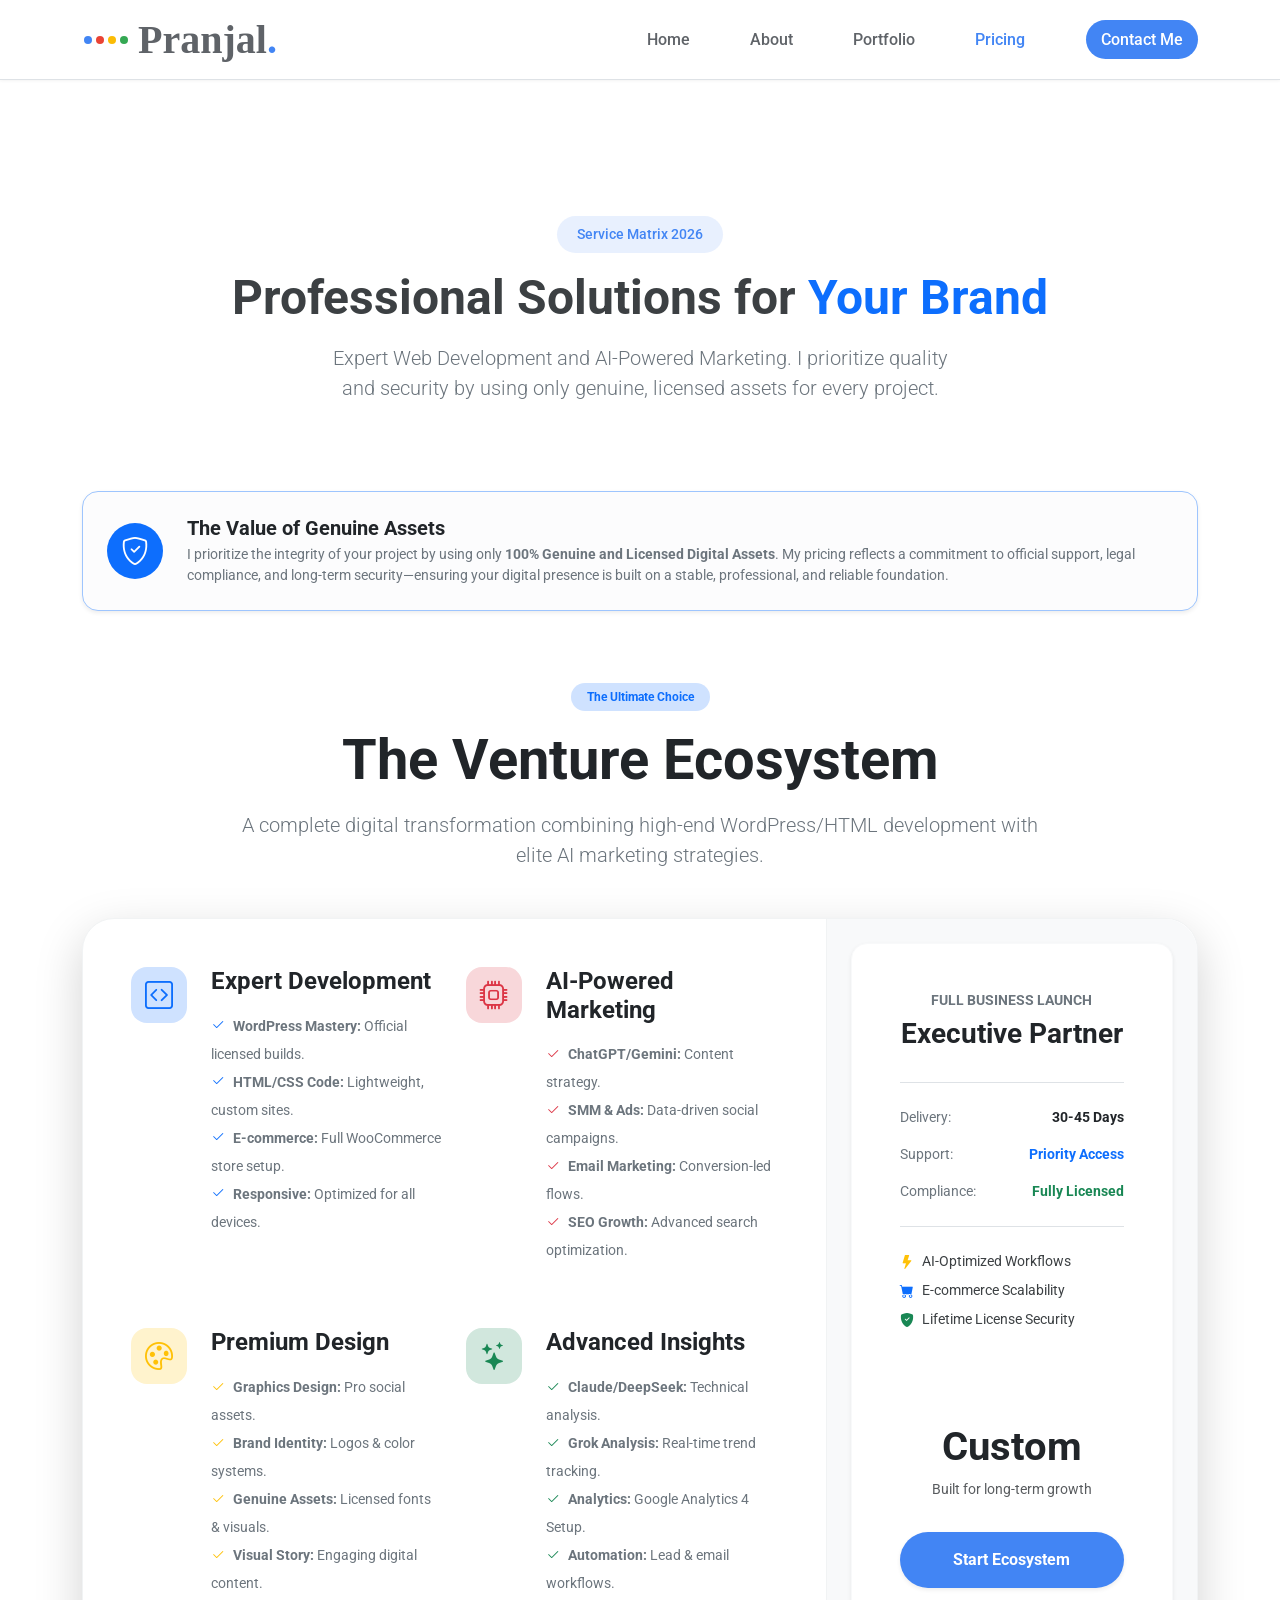
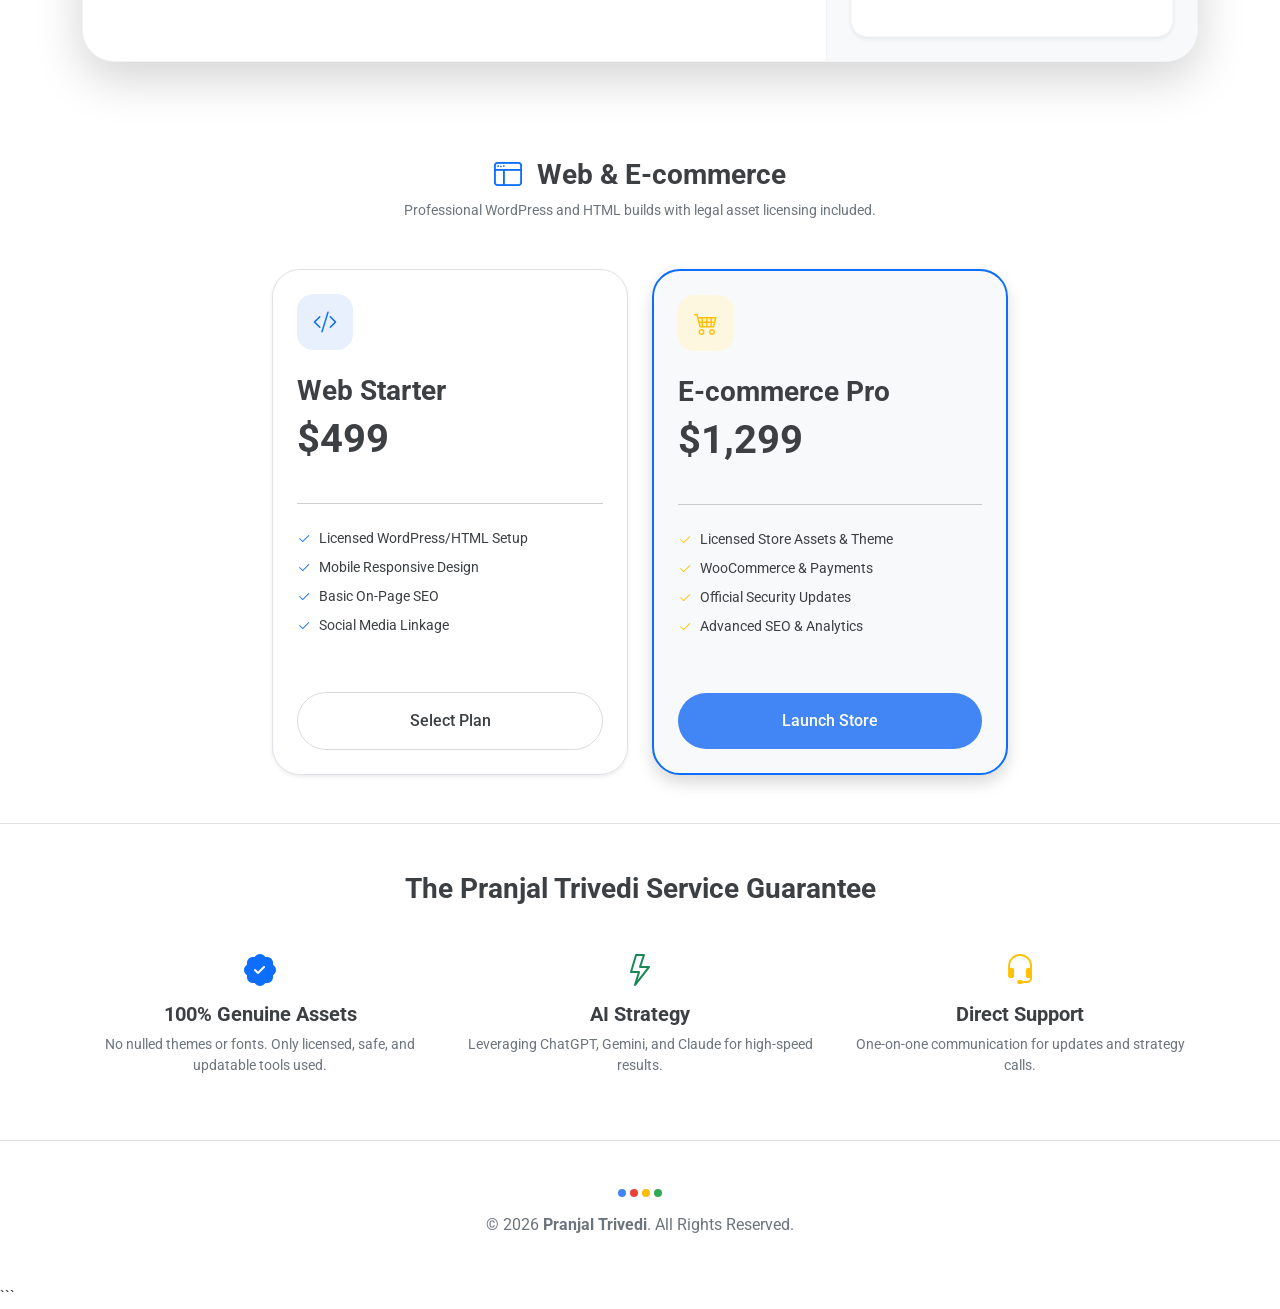
<file: temp.html>
The updated code for your `pricing.html` page is provided below. This version integrates your professional skillset—including **HTML, WordPress, E-commerce, and Digital Marketing**—while utilizing the AI tools you mentioned (ChatGPT, Gemini, Claude, Grok, and DeepSeek). 

Crucially, it includes a prominent section explaining that your higher pricing is due to the use of **genuine, licensed assets** (themes, plugins, and fonts) to ensure security and long-term reliability for your clients.

```html
<!DOCTYPE html>
<html lang="en">
<head>
  <meta charset="utf-8">
  <meta content="width=device-width, initial-scale=1.0" name="viewport">
  <title>Pricing | Pranjal Trivedi</title>
  
  <link rel="icon" href="assets/img/favicon.png" type="image/png">
  <link href="https://fonts.googleapis.com/css2?family=Google+Sans:wght@400;500;700&family=Roboto:wght@300;400;500;700&display=swap" rel="stylesheet">
  <link href="https://cdn.jsdelivr.net/npm/bootstrap@5.3.0/dist/css/bootstrap.min.css" rel="stylesheet">
  <link href="https://cdn.jsdelivr.net/npm/bootstrap-icons@1.11.3/font/bootstrap-icons.min.css" rel="stylesheet">
  <link href="assets/css/style.css" rel="stylesheet">
</head>

<body>
  <header id="header" class="header fixed-top d-flex align-items-center bg-white border-bottom">
    <div class="container-fluid container-xl d-flex align-items-center justify-content-between">
      <a href="index.html" class="logo d-flex align-items-center text-decoration-none">
        <div class="google-dots me-2">
          <span class="dot blue"></span><span class="dot red"></span><span class="dot yellow"></span><span class="dot green"></span>
        </div>
        <h1 class="sitename mb-0">Pranjal<span style="color: #4285F4;">.</span></h1>
      </a>
      <nav id="navmenu" class="navmenu">
        <ul class="list-unstyled d-flex align-items-center mb-0">
          <li><a href="index.html">Home</a></li>
          <li><a href="about.html">About</a></li>
          <li><a href="portfolio.html">Portfolio</a></li>
          <li><a href="pricing.html" class="active">Pricing</a></li>
          <li><a href="contact.html" class="btn-google-blue ms-3">Contact Me</a></li>
        </ul>
      </nav>
    </div>
  </header>

  <main class="main mt-5 pt-5">
    
    <section class="py-5 text-center bg-white">
      <div class="container">
        <span class="badge-google blue mb-3">Service Matrix 2026</span>
        <h2 class="display-5 fw-bold mb-3">Professional Solutions for <span class="text-primary">Your Brand</span></h2>
        <p class="lead text-secondary mx-auto" style="max-width: 650px;">
          Expert Web Development and AI-Powered Marketing. I prioritize quality and security by using only genuine, licensed assets for every project.
        </p>
      </div>
    </section>

    <section class="py-4 bg-white">
      <div class="container">
        <div class="p-4 rounded-4 border border-primary-subtle bg-light-subtle d-flex align-items-center shadow-sm">
          <div class="icon-shape bg-primary text-white rounded-circle p-3 me-4">
            <i class="bi bi-shield-check fs-3"></i>
          </div>
          <div>
            <h5 class="fw-bold mb-1 text-dark">The Value of Genuine Assets</h5>
            <p class="text-secondary small mb-0">
              I prioritize the integrity of your project by using only <strong>100% Genuine and Licensed Digital Assets</strong>. My pricing reflects a commitment to official support, legal compliance, and long-term security—ensuring your digital presence is built on a stable, professional, and reliable foundation.
            </p>
          </div>
        </div>
      </div>
    </section>

    <section class="py-5 bg-white">
      <div class="container">
        <div class="text-center mb-5">
          <span class="badge rounded-pill bg-primary-subtle text-primary px-3 py-2 mb-3 fw-bold">The Ultimate Choice</span>
          <h2 class="display-4 fw-bold mb-3 text-dark">The Venture Ecosystem</h2>
          <p class="text-secondary mx-auto lead" style="max-width: 800px;">
            A complete digital transformation combining high-end WordPress/HTML development with elite AI marketing strategies.
          </p>
        </div>

        <div class="row justify-content-center">
          <div class="col-lg-12">
            <div class="m3-service-card p-0 border-0 shadow-lg bg-white" style="border-radius: 32px; border: 1px solid #f1f3f4 !important;">
              <div class="row g-0">
                
                <div class="col-xl-8 p-5">
                  <div class="row gy-5">
                    
                    <div class="col-md-6">
                      <div class="d-flex align-items-start">
                        <div class="icon-shape bg-primary-subtle rounded-4 p-3 me-4"><i class="bi bi-code-square text-primary fs-3"></i></div>
                        <div>
                          <h4 class="fw-bold text-dark mb-3">Expert Development</h4>
                          <ul class="list-unstyled small text-secondary lh-lg">
                            <li><i class="bi bi-check2 text-primary me-2"></i><strong>WordPress Mastery:</strong> Official licensed builds.</li>
                            <li><i class="bi bi-check2 text-primary me-2"></i><strong>HTML/CSS Code:</strong> Lightweight, custom sites.</li>
                            <li><i class="bi bi-check2 text-primary me-2"></i><strong>E-commerce:</strong> Full WooCommerce store setup.</li>
                            <li><i class="bi bi-check2 text-primary me-2"></i><strong>Responsive:</strong> Optimized for all devices.</li>
                          </ul>
                        </div>
                      </div>
                    </div>

                    <div class="col-md-6">
                      <div class="d-flex align-items-start">
                        <div class="icon-shape bg-danger-subtle rounded-4 p-3 me-4"><i class="bi bi-cpu text-danger fs-3"></i></div>
                        <div>
                          <h4 class="fw-bold text-dark mb-3">AI-Powered Marketing</h4>
                          <ul class="list-unstyled small text-secondary lh-lg">
                            <li><i class="bi bi-check2 text-danger me-2"></i><strong>ChatGPT/Gemini:</strong> Content strategy.</li>
                            <li><i class="bi bi-check2 text-danger me-2"></i><strong>SMM & Ads:</strong> Data-driven social campaigns.</li>
                            <li><i class="bi bi-check2 text-danger me-2"></i><strong>Email Marketing:</strong> Conversion-led flows.</li>
                            <li><i class="bi bi-check2 text-danger me-2"></i><strong>SEO Growth:</strong> Advanced search optimization.</li>
                          </ul>
                        </div>
                      </div>
                    </div>

                    <div class="col-md-6">
                      <div class="d-flex align-items-start">
                        <div class="icon-shape bg-warning-subtle rounded-4 p-3 me-4"><i class="bi bi-palette text-warning fs-3"></i></div>
                        <div>
                          <h4 class="fw-bold text-dark mb-3">Premium Design</h4>
                          <ul class="list-unstyled small text-secondary lh-lg">
                            <li><i class="bi bi-check2 text-warning me-2"></i><strong>Graphics Design:</strong> Pro social assets.</li>
                            <li><i class="bi bi-check2 text-warning me-2"></i><strong>Brand Identity:</strong> Logos & color systems.</li>
                            <li><i class="bi bi-check2 text-warning me-2"></i><strong>Genuine Assets:</strong> Licensed fonts & visuals.</li>
                            <li><i class="bi bi-check2 text-warning me-2"></i><strong>Visual Story:</strong> Engaging digital content.</li>
                          </ul>
                        </div>
                      </div>
                    </div>

                    <div class="col-md-6">
                      <div class="d-flex align-items-start">
                        <div class="icon-shape bg-success-subtle rounded-4 p-3 me-4"><i class="bi bi-stars text-success fs-3"></i></div>
                        <div>
                          <h4 class="fw-bold text-dark mb-3">Advanced Insights</h4>
                          <ul class="list-unstyled small text-secondary lh-lg">
                            <li><i class="bi bi-check2 text-success me-2"></i><strong>Claude/DeepSeek:</strong> Technical analysis.</li>
                            <li><i class="bi bi-check2 text-success me-2"></i><strong>Grok Analysis:</strong> Real-time trend tracking.</li>
                            <li><i class="bi bi-check2 text-success me-2"></i><strong>Analytics:</strong> Google Analytics 4 Setup.</li>
                            <li><i class="bi bi-check2 text-success me-2"></i><strong>Automation:</strong> Lead & email workflows.</li>
                          </ul>
                        </div>
                      </div>
                    </div>

                  </div>
                </div>

                <div class="col-xl-4 p-4 bg-light d-flex flex-column" style="border-left: 1px solid #f1f3f4; border-radius: 0 32px 32px 0;">
                  <div class="p-5 bg-white rounded-4 shadow-sm border border-light h-100 d-flex flex-column">
                    <div class="text-center mb-4">
                      <h5 class="text-uppercase text-secondary fw-bold small">Full Business Launch</h5>
                      <h3 class="fw-bold text-dark mt-2">Executive Partner</h3>
                    </div>
                    
                    <div class="py-4 border-top border-bottom mb-4">
                      <div class="d-flex justify-content-between mb-3">
                        <span class="text-secondary small">Delivery:</span>
                        <span class="text-dark fw-bold small">30-45 Days</span>
                      </div>
                      <div class="d-flex justify-content-between mb-3">
                        <span class="text-secondary small">Support:</span>
                        <span class="text-primary fw-bold small">Priority Access</span>
                      </div>
                      <div class="d-flex justify-content-between">
                        <span class="text-secondary small">Compliance:</span>
                        <span class="text-success fw-bold small">Fully Licensed</span>
                      </div>
                    </div>

                    <ul class="list-unstyled mb-5 flex-grow-1">
                      <li class="d-flex align-items-center small mb-2"><i class="bi bi-lightning-fill text-warning me-2"></i> AI-Optimized Workflows</li>
                      <li class="d-flex align-items-center small mb-2"><i class="bi bi-cart-fill text-primary me-2"></i> E-commerce Scalability</li>
                      <li class="d-flex align-items-center small"><i class="bi bi-shield-fill-check text-success me-2"></i> Lifetime License Security</li>
                    </ul>

                    <div class="text-center mt-auto">
                      <span class="display-6 fw-bold text-dark">Custom</span>
                      <p class="text-muted small mt-2">Built for long-term growth</p>
                      <a href="contact.html" class="btn btn-google-blue w-100 py-3 rounded-pill fw-bold shadow-sm mt-3">Start Ecosystem</a>
                    </div>
                  </div>
                </div>

              </div>
            </div>
          </div>
        </div>
      </div>
    </section>

    <section class="py-5">
      <div class="container">
        <div class="text-center mb-5">
          <h3 class="fw-bold"><i class="bi bi-window-sidebar text-primary me-2"></i> Web & E-commerce</h3>
          <p class="text-secondary small">Professional WordPress and HTML builds with legal asset licensing included.</p>
        </div>
        <div class="row gy-4 justify-content-center">
          <div class="col-lg-4 col-md-6">
            <div class="m3-service-card h-100 p-4 border shadow-sm d-flex flex-column">
              <div class="icon-shape bg-blue-subtle mb-4"><i class="bi bi-code-slash text-primary"></i></div>
              <h3 class="fw-bold">Web Starter</h3>
              <div class="d-flex align-items-baseline mb-3"><span class="display-6 fw-bold">$499</span></div>
              <hr class="my-4">
              <div class="mb-5 small flex-grow-1">
                <div class="d-flex align-items-start mb-2"><i class="bi bi-check2 text-primary me-2 mt-1"></i><span>Licensed WordPress/HTML Setup</span></div>
                <div class="d-flex align-items-start mb-2"><i class="bi bi-check2 text-primary me-2 mt-1"></i><span>Mobile Responsive Design</span></div>
                <div class="d-flex align-items-start mb-2"><i class="bi bi-check2 text-primary me-2 mt-1"></i><span>Basic On-Page SEO</span></div>
                <div class="d-flex align-items-start mb-2"><i class="bi bi-check2 text-primary me-2 mt-1"></i><span>Social Media Linkage</span></div>
              </div>
              <div class="mt-auto"><a href="contact.html" class="btn btn-outline-google w-100 rounded-pill py-3">Select Plan</a></div>
            </div>
          </div>
          <div class="col-lg-4 col-md-6">
            <div class="m3-service-card h-100 p-4 border border-primary shadow bg-light d-flex flex-column" style="border-width: 2px !important;">
              <div class="icon-shape bg-yellow-subtle mb-4"><i class="bi bi-cart4 text-warning"></i></div>
              <h3 class="fw-bold">E-commerce Pro</h3>
              <div class="d-flex align-items-baseline mb-3"><span class="display-6 fw-bold">$1,299</span></div>
              <hr class="my-4">
              <div class="mb-5 small flex-grow-1">
                <div class="d-flex align-items-start mb-2"><i class="bi bi-check2 text-warning me-2 mt-1"></i><span>Licensed Store Assets & Theme</span></div>
                <div class="d-flex align-items-start mb-2"><i class="bi bi-check2 text-warning me-2 mt-1"></i><span>WooCommerce & Payments</span></div>
                <div class="d-flex align-items-start mb-2"><i class="bi bi-check2 text-warning me-2 mt-1"></i><span>Official Security Updates</span></div>
                <div class="d-flex align-items-start mb-2"><i class="bi bi-check2 text-warning me-2 mt-1"></i><span>Advanced SEO & Analytics</span></div>
              </div>
              <div class="mt-auto"><a href="contact.html" class="btn btn-google-blue w-100 rounded-pill py-3">Launch Store</a></div>
            </div>
          </div>
        </div>
      </div>
    </section>

    <section class="py-5 bg-white border-top">
      <div class="container text-center">
        <h3 class="fw-bold mb-5">The Pranjal Trivedi Service Guarantee</h3>
        <div class="row gy-4">
          <div class="col-md-4">
            <i class="bi bi-patch-check-fill fs-2 text-primary"></i>
            <h5 class="mt-3 fw-bold">100% Genuine Assets</h5>
            <p class="text-secondary small">No nulled themes or fonts. Only licensed, safe, and updatable tools used.</p>
          </div>
          <div class="col-md-4">
            <i class="bi bi-lightning fs-2 text-success"></i>
            <h5 class="mt-3 fw-bold">AI Strategy</h5>
            <p class="text-secondary small">Leveraging ChatGPT, Gemini, and Claude for high-speed results.</p>
          </div>
          <div class="col-md-4">
            <i class="bi bi-headset fs-2 text-warning"></i>
            <h5 class="mt-3 fw-bold">Direct Support</h5>
            <p class="text-secondary small">One-on-one communication for updates and strategy calls.</p>
          </div>
        </div>
      </div>
    </section>

  </main>

  <footer class="footer py-5 border-top bg-white text-center">
    <div class="container">
      <div class="google-dots mb-3 justify-content-center">
        <span class="dot blue"></span><span class="dot red"></span><span class="dot yellow"></span><span class="dot green"></span>
      </div>
      <p class="text-secondary mb-0">© 2026 <strong>Pranjal Trivedi</strong>. All Rights Reserved.</p>
    </div>
  </footer>
</body>
</html>
```
</file>
<file: assets/css/style.css>
/* Variables & Theme */
:root {
  --g-blue: #4285F4;
  --g-red: #EA4335;
  --g-yellow: #FBBC05;
  --g-green: #34A853;
  --g-gray: #5F6368;
  --font-main: 'Google Sans', 'Roboto', sans-serif;
}

body { font-family: var(--font-main); color: #3C4043; scroll-behavior: smooth; }

/* Header */
.header { background: rgba(255, 255, 255, 0.95); height: 80px; box-shadow: 0 1px 3px rgba(0,0,0,0.05); }
.sitename { font-family: 'Google Sans'; color: #5F6368; font-weight: 700; }
.sitename span { color: var(--g-blue); }

.google-dots .dot { height: 8px; width: 8px; display: inline-block; border-radius: 50%; margin: 0 2px; }
.dot.blue { background: var(--g-blue); }
.dot.red { background: var(--g-red); }
.dot.yellow { background: var(--g-yellow); }
.dot.green { background: var(--g-green); }

/* Navigation */
.navmenu a { color: var(--g-gray); font-weight: 500; padding: 10px 15px; text-decoration: none; transition: 0.3s; }
.navmenu a:hover, .navmenu a.active { color: var(--g-blue); }
.btn-get-started { background: var(--g-blue); border-radius: 50px; padding: 10px 25px !important; margin-left: 15px; color: white !important; }



/* Section Title & Badges */
.badge-google { padding: 8px 20px; border-radius: 50px; font-weight: 500; font-size: 14px; display: inline-block; margin-bottom: 15px; }
.badge-google.blue { background: #E8F0FE; color: var(--g-blue); }
.badge-google.red { background: #FCE8E6; color: var(--g-red); }
.badge-google.yellow { background: #FFF7E0; color: var(--g-yellow); }
.badge-google.green { background: #E6F4EA; color: var(--g-green); }

/* Hero Gradient */
.google-text-gradient {
  background: linear-gradient(45deg, var(--g-blue), var(--g-red), var(--g-yellow), var(--g-green));
  -webkit-background-clip: text;
  -webkit-text-fill-color: transparent;
}

/* Service Boxes */
.service-box { padding: 40px; border-radius: 24px; background: white; box-shadow: 0 10px 30px rgba(0,0,0,0.05); transition: 0.3s; height: 100%; border-bottom: 5px solid transparent; }
.service-box:hover { transform: translateY(-10px); }
.service-box i { font-size: 40px; margin-bottom: 20px; display: block; }
.border-blue { border-color: var(--g-blue); }
.border-red { border-color: var(--g-red); }
.border-yellow { border-color: var(--g-yellow); }

/* Portfolio & Certs */
.portfolio-card, .cert-item img { border-radius: 20px; overflow: hidden; border: none; transition: 0.3s; box-shadow: 0 5px 15px rgba(0,0,0,0.08); }
.portfolio-card:hover { transform: scale(1.03); }

/* FAQ Accordion */
.accordion-button:not(.collapsed) { background-color: #E8F0FE; color: var(--g-blue); }
.accordion-button:focus { box-shadow: none; border-color: rgba(0,0,0,.125); }

/* Buttons & Hovers */
.btn-google-blue { background: var(--g-blue); color: white; border-radius: 12px; padding: 12px 30px; border: none; font-weight: 500; transition: 0.3s; }
.btn-outline-google { border: 1px solid #DADCE0; border-radius: 12px; padding: 12px 30px; color: var(--g-gray); font-weight: 500; transition: 0.3s; }
.btn-outline-google:hover { background: #f8f9fa; border-color: var(--g-blue); color: var(--g-blue); }

/* New: Hover effect for primary outlined buttons */
.btn-outline-primary {
  border: 1px solid var(--g-blue);
  color: var(--g-blue);
  transition: all 0.3s ease;
}

.btn-outline-primary:hover {
  background-color: var(--g-blue) !important;
  color: white !important;
  box-shadow: 0 4px 12px rgba(66, 133, 244, 0.24) !important;
}

/* Scrollbar Utility (Google Style Slider) */
.hide-scrollbar::-webkit-scrollbar {
  display: none; /* Chrome, Safari and Opera */
}
.hide-scrollbar {
  -ms-overflow-style: none; /* IE and Edge */
  scrollbar-width: none; /* Firefox */
}

/* Forms */
.form-control:focus { border-color: var(--g-blue); box-shadow: 0 0 0 0.25rem rgba(66, 133, 244, 0.1); }


/* Container for arrows to sit outside the cards */
  .cert-swiper-wrapper {
    position: relative;
    padding: 0 20px; 
  }

  /* Premium Arrow Styling */
  .google-nav-btn {
    width: 44px !important;
    height: 44px !important;
    background: white !important;
    border-radius: 50% !important;
    box-shadow: 0 2px 8px rgba(0,0,0,0.1) !important;
    color: #5F6368 !important;
    border: 1px solid #ebebeb !important;
    display: flex !important;
    align-items: center;
    justify-content: center;
    position: absolute !important;
    top: 50% !important;
    transform: translateY(-50%);
    z-index: 10;
    cursor: pointer;
    transition: all 0.3s ease;
  }
  .google-nav-btn:after { display: none !important; } /* Hide Swiper default arrows */

  .swiper-button-prev.google-nav-btn { left: 0 !important; }
  .swiper-button-next.google-nav-btn { right: 0 !important; }

  /* Premium Pagination Dots */
  .swiper-pagination { bottom: 0 !important; }
  .swiper-pagination-bullet {
    width: 10px;
    height: 10px;
    background: #bdc1c6 !important;
    opacity: 1;
    margin: 0 6px !important;
  }
  .swiper-pagination-bullet-active {
    background: #4285F4 !important;
    width: 20px !important;
    border-radius: 10px !important;
    transition: width 0.3s ease;
  }

  /* Hero Section Enhancements */
.hero {
  background: radial-gradient(circle at 90% 10%, rgba(66, 133, 244, 0.05) 0%, rgba(255, 255, 255, 0) 50%);
  overflow: hidden;
}

.premium-badge {
  background: #f1f3f4;
  padding: 6px 16px;
  border-radius: 50px;
  font-size: 0.85rem;
  font-weight: 500;
  color: var(--g-gray);
  border: 1px solid #e8eaed;
}

.premium-badge .dot {
  height: 8px;
  width: 8px;
  background: var(--g-green);
  display: inline-block;
  border-radius: 50%;
  margin-right: 8px;
  box-shadow: 0 0 0 3px rgba(52, 168, 83, 0.2);
  animation: pulse 2s infinite;
}

/* Profile Image Styling */
.hero-image-wrapper {
  position: relative;
  display: inline-block;
  padding: 20px;
}

.hero-profile-img {
  width: 420px;
  height: 420px;
  object-fit: cover;
  border: 8px solid white;
}

.shadow-premium {
  box-shadow: 0 25px 50px -12px rgba(0, 0, 0, 0.15);
}

/* Floating Decorative Card */
.floating-card {
  position: absolute;
  bottom: 10%;
  right: 0;
  background: white;
  padding: 15px 25px;
  border-radius: 20px;
  display: flex;
  flex-direction: column;
  animation: float 4s ease-in-out infinite;
}

/* Buttons */
.btn-google-primary {
  background-color: var(--g-blue);
  color: white;
  font-weight: 500;
  transition: all 0.3s ease;
}

.btn-google-primary:hover {
  background-color: #1a73e8;
  transform: translateY(-2px);
  box-shadow: 0 4px 12px rgba(66, 133, 244, 0.3);
  color: white;
}

.btn-outline-google {
  border: 1px solid #dadce0;
  color: #3c4043;
  font-weight: 500;
}

.btn-outline-google:hover {
  background: #f8f9fa;
  border-color: #bdc1c6;
}

/* Animations */
@keyframes pulse {
  0% { transform: scale(1); opacity: 1; }
  50% { transform: scale(1.2); opacity: 0.7; }
  100% { transform: scale(1); opacity: 1; }
}

@keyframes float {
  0%, 100% { transform: translateY(0); }
  50% { transform: translateY(-15px); }
}

/* Mobile Specific Optimizations */
@media (max-width: 767px) {
  .hero {
    min-height: 100vh; /* Ensures it fills the screen */
    padding-top: 20px !important;
    padding-bottom: 20px !important;
    display: flex;
    align-items: center;
  }

  /* Force Perfect Round Image */
  .hero-profile-img {
    width: 300px !important; /* Fixed size for mobile */
    height: 300px !important; /* Fixed size for mobile */
    object-fit: cover;
    border-radius: 50% !important; /* Force circle */
    margin: 0 auto;
  }

  /* Reduce Text Sizes to fit screen */
  .hero h1 {
    font-size: 1.8rem !important;
    line-height: 1.2;
  }

  .hero .lead {
    font-size: 0.95rem !important;
    margin-bottom: 1.5rem !important;
  }

  /* Decorative Floating Card - Adjust for mobile */
  .floating-card {
    padding: 8px 15px !important;
    bottom: 5% !important;
    right: 15% !important;
  }
  
  /* Shrink the wrapper to prevent overflow */
  .hero-image-wrapper {
    padding: 10px !important;
    margin-bottom: 20px;
  }
}

/* Fix for uniform card sizes */
.swiper-slide {
  height: auto !important; /* Allows slides to equalize height */
  display: flex;
}

.testimonial-item {
  background: #ffffff;
  border: 1px solid #dadce0 !important; /* Google Standard Border */
  flex: 1; /* Forces card to fill the slide height */
  display: flex;
  flex-direction: column;
  transition: all 0.3s ease;
}

.testimonial-item:hover {
  border-color: #4285f4 !important;
  box-shadow: 0 4px 12px rgba(60,64,67,0.1);
}

.testimonial-text {
  flex-grow: 1; /* Pushes the footer to the bottom */
  font-size: 1.05rem;
  line-height: 1.6;
  color: #3c4043;
}

.stars-wrapper i {
  font-size: 0.9rem;
  margin-right: 2px;
}


/* Material Design 3 Service Cards */
.m3-service-card {
  background: #ffffff;
  border: 1px solid #dadce0; /* M3 Outline color */
  border-radius: 28px; /* M3 Extra Large shape */
  display: flex;
  flex-direction: column;
  transition: all 0.2s cubic-bezier(0.4, 0, 0.2, 1);
}

.m3-service-card:hover {
  background-color: #f8f9fa;
  border-color: #bdc1c6;
  box-shadow: 0 1px 3px rgba(60, 64, 67, 0.3), 0 4px 8px 3px rgba(60, 64, 67, 0.15);
  transform: translateY(-4px);
}

.icon-shape {
  width: 56px;
  height: 56px;
  display: flex;
  align-items: center;
  justify-content: center;
  border-radius: 16px; /* M3 Medium shape */
  font-size: 1.5rem;
}

/* Color Accents using variables from style.css */
.bg-blue-subtle { background-color: rgba(66, 133, 244, 0.1); }
.bg-red-subtle { background-color: rgba(234, 67, 53, 0.1); }
.bg-yellow-subtle { background-color: rgba(251, 188, 5, 0.1); }

.m3-tag {
  display: inline-block;
  padding: 4px 12px;
  background: #f1f3f4;
  color: #3c4043;
  border-radius: 8px;
  font-size: 0.75rem;
  font-weight: 500;
  margin-right: 6px;
}

.card-footer-action {
  border-top: 1px solid #f1f3f4;
}

/* Mobile Responsiveness */
@media (max-width: 767px) {
  .m3-service-card {
    border-radius: 20px;
  }
  .display-5 {
    font-size: 2rem !important;
  }
}


/* Material Design 3 FAQ Styling */
.m3-faq-item {
  border: 1px solid #dadce0 !important;
  border-radius: 16px !important;
  overflow: hidden;
  background: #ffffff;
  transition: all 0.2s ease;
}

.m3-faq-item:hover {
  border-color: var(--g-blue) !important;
  background-color: #f8f9fa;
}

.accordion-button {
  padding: 20px 25px;
  background-color: transparent !important;
  box-shadow: none !important;
  font-size: 1.1rem;
}

.accordion-button:not(.collapsed) {
  color: var(--g-blue) !important;
  border-bottom: 1px solid #f1f3f4;
}

.accordion-body {
  padding: 20px 25px;
  line-height: 1.6;
}

/* Mobile height reduction for FAQ */
@media (max-width: 767px) {
  #faq { padding-top: 2rem !important; }
  .accordion-button { font-size: 1rem !important; padding: 15px 20px; }
}


/* Contact Section Enhancements */
.contact-info-wrapper {
  display: flex;
  flex-direction: column;
  justify-content: center;
}

.info-card {
  display: flex;
  align-items: center;
  padding: 24px;
  background: #f8f9fa;
  border-radius: 20px;
  border: 1px solid #e8eaed;
  transition: all 0.3s ease;
}

.info-card:hover {
  background: #ffffff;
  border-color: var(--g-blue);
  box-shadow: 0 10px 20px rgba(60, 64, 67, 0.08);
  transform: translateX(10px);
}

.icon-box {
  width: 56px;
  height: 56px;
  border-radius: 14px;
  display: flex;
  align-items: center;
  justify-content: center;
  font-size: 1.5rem;
  margin-right: 20px;
  flex-shrink: 0;
}

.bg-blue-subtle { background: #E8F0FE; }
.bg-red-subtle { background: #FCE8E6; }
.bg-green-subtle { background: #E6F4EA; }

.contact-form-card {
  background: #ffffff;
  border: 1px solid #dadce0 !important;
}

/* Aligning with your existing form-control:focus */
.contact-form-card .form-control {
  padding: 12px 16px;
  border-radius: 12px;
  border: 1px solid #dadce0;
  background-color: #f8f9fa;
}

.contact-form-card .form-control:focus {
  background-color: #ffffff;
}

/* Mobile height reduction for Contact */
@media (max-width: 767px) {
  #contact { padding-top: 2rem !important; }
  .info-card { padding: 15px; }
  .contact-form-card { padding: 25px !important; }
}


.google-marquee-wrapper {
  padding: 40px 0;
  overflow: hidden;
  position: relative;
  background: white;
  width: 100%;
}

.marquee-content {
  display: flex;
  width: max-content;
  animation: scroll-infinite 30s linear infinite;
}

.google-marquee-wrapper:hover .marquee-content {
  animation-play-state: paused;
}

.marquee-group {
  display: flex;
  align-items: center;
  gap: 80px;
  padding-right: 80px;
  min-width: 1000px;
}

.client-logo {
  height: 75px;
  width: auto;
  filter: grayscale(100%);
  opacity: 0.5;
  transition: all 0.3s ease;
}

.client-logo:hover {
  filter: grayscale(0%);
  opacity: 1;
  transform: scale(1.1);
}

@keyframes scroll-infinite {
  from {
    transform: translateX(0);
  }
  to {
    transform: translateX(-50%);
  }
}

/* Fade edges */
.marquee-fade-left,
.marquee-fade-right {
  position: absolute;
  top: 0;
  bottom: 0;
  width: 150px;
  z-index: 2;
  pointer-events: none;
}

.marquee-fade-left {
  left: 0;
  background: linear-gradient(to right, white, transparent);
}

.marquee-fade-right {
  right: 0;
  background: linear-gradient(to left, white, transparent);
}

/* --- Navigation Reset --- */
.navmenu ul { display: flex; align-items: center; gap: 30px; list-style: none; margin: 0; padding: 0; }
.btn-google-blue { background: #4285F4; color: #fff !important; padding: 8px 25px; border-radius: 50px; font-weight: 500; }

/* --- Mobile Drawer (Right Side) --- */
@media (max-width: 1199px) {
  .navmenu .nav-drawer {
    position: fixed;
    top: 0;
    right: -100%; /* Hidden */
    width: 280px;
    height: 100vh;
    background: #ffffff;
    display: flex !important;
    flex-direction: column;
    transition: 0.4s cubic-bezier(0.4, 0, 0.2, 1);
    z-index: 9999;
    box-shadow: -5px 0 20px rgba(0,0,0,0.05);
  }

  .mobile-nav-active .nav-drawer { right: 0; }

  /* 1. Full Width Menu Items */
  .navmenu ul {
    flex-direction: column;
    padding: 20px 0;
    gap: 0;
    width: 100%;
  }

  .navmenu ul li { width: 100%; }

  .navmenu ul li a {
    padding: 15px 25px;
    width: 100%;
    display: block;
    color: #5F6368;
    font-size: 16px;
    border-radius: 0; /* Full width edge-to-edge hover */
    transition: 0.2s;
  }

  .navmenu ul li a.active, .navmenu ul li a:hover {
    background: #f1f3f4;
    color: #1a73e8 !important;
    border-left: 4px solid #4285F4; /* Premium Google indicator */
  }

  .mobile-nav-toggle { font-size: 32px; cursor: pointer; color: #5F6368; }
}


/* --- Background Overlay (Dimmer) --- */
.mobile-nav-overlay {
  position: fixed;
  inset: 0;
  background: rgba(0, 0, 0, 0.5); /* This darkens the back page */
  z-index: 9990; /* Sit below the menu */
  visibility: hidden;
  opacity: 0;
  transition: 0.4s ease;
}

/* --- Mobile Nav Drawer (Bright) --- */
@media (max-width: 1199px) {
  .nav-drawer {
    position: fixed;
    top: 0;
    right: -100%;
    width: 280px;
    height: 100vh;
    background-color: #ffffff !important; /* Force solid white */
    z-index: 9999 !important; /* Force it above the overlay */
    display: flex !important;
    flex-direction: column;
    transition: 0.4s cubic-bezier(0.4, 0, 0.2, 1);
    box-shadow: -10px 0 30px rgba(0,0,0,0.2);
  }

  /* Show overlay ONLY when active */
  .mobile-nav-active .mobile-nav-overlay {
    visibility: visible;
    opacity: 1;
  }
}


/* Filter Buttons */
.btn-google-filter {
  border: 1px solid #dadce0;
  background: white;
  color: #5f6368;
  border-radius: 50px;
  padding: 8px 20px;
  font-weight: 500;
  transition: all 0.3s ease;
}

.btn-google-filter:hover, .btn-google-filter.active {
  background-color: #E8F0FE;
  color: #4285F4;
  border-color: #4285F4;
}

.btn-verify {
  border: 1px solid #dadce0;
  font-weight: 500;
  background: transparent;
  transition: background 0.3s;
}

.btn-verify:hover {
  background-color: #f8f9fa;
}

/* Card Hover Animation */
.cert-item {
  transition: all 0.4s ease;
}

.cert-item.hide {
  display: none;
}


/* Portfolio Card Specialization */
.portfolio-card {
  transition: all 0.4s cubic-bezier(0.165, 0.84, 0.44, 1);
  border: 1px solid #f1f3f4;
}

.portfolio-card:hover {
  transform: translateY(-8px);
  box-shadow: 0 12px 30px rgba(0,0,0,0.1) !important;
}

.portfolio-img-wrapper {
  position: relative;
  overflow: hidden;
  height: 240px;
}

.portfolio-img-wrapper img {
  width: 100%;
  height: 100%;
  object-fit: cover;
  transition: transform 0.6s ease;
}

.portfolio-card:hover .portfolio-img-wrapper img {
  transform: scale(1.1);
}

.portfolio-overlay {
  position: absolute;
  inset: 0;
  background: rgba(66, 133, 244, 0.85); /* Google Blue Overlay */
  display: flex;
  align-items: center;
  justify-content: center;
  opacity: 0;
  transition: 0.3s ease;
}

.portfolio-card:hover .portfolio-overlay {
  opacity: 1;
}

/* Filter Buttons (Google standard) */
.btn-google-filter {
  border: 1px solid #dadce0;
  background: white;
  color: #5f6368;
  border-radius: 50px;
  padding: 8px 24px;
  font-weight: 500;
}

.btn-google-filter.active, .btn-google-filter:hover {
  background-color: #e8f0fe;
  color: #1a73e8;
  border-color: #4285F4;
}


/* Ensure Card image is straight at the bottom and rounded at the top */
.cert-item .card-img-top {
  border-bottom-left-radius: 0 !important;
  border-bottom-right-radius: 0 !important;
  border-top-left-radius: calc(1rem - 1px); /* Matches rounded-4 */
  border-top-right-radius: calc(1rem - 1px);
}

/* Category Filter Buttons */
.btn-google-filter {
  border: 1px solid #dadce0;
  background: white;
  color: #5f6368;
  border-radius: 50px;
  padding: 8px 24px;
  font-weight: 500;
  transition: all 0.3s ease;
}

.btn-google-filter.active, .btn-google-filter:hover {
  background-color: #e8f0fe;
  color: #1a73e8;
  border-color: #4285F4;
}

.cert-item {
  transition: opacity 0.4s ease, transform 0.4s ease;
}


/* Maintain Brand Colors on Hover - Preventing White-out */
.btn-google-blue:hover, 
.btn-google-blue:focus, 
.btn-google-blue:active {
  background-color: #1a73e8 !important; /* Deeper Google Blue */
  color: #ffffff !important;
  box-shadow: 0 2px 8px rgba(66, 133, 244, 0.4);
}

/* Ensure Portfolio Filter buttons don't turn white either */
.btn-google-filter:hover {
  background-color: #f1f3f4 !important;
  color: #202124 !important;
  border-color: #dadce0 !important;
}

.btn-google-filter.active:hover {
  background-color: #E8F0FE !important;
  color: #4285F4 !important;
}

/* Google Brand Colorful Badges */
.badge-google-blue {
  background-color: #E8F0FE;
  color: #1967D2;
  border: 1px solid #D2E3FC;
}

.badge-google-red {
  background-color: #FCE8E6;
  color: #C5221F;
  border: 1px solid #FAD2CF;
}

.badge-google-yellow {
  background-color: #FEF7E0;
  color: #EA8600;
  border: 1px solid #FEEFC3;
}

.badge-google-green {
  background-color: #E6F4EA;
  color: #137333;
  border: 1px solid #CEEAD6;
}

/* Base style for all rounded pills */
.badge-premium {
  font-weight: 500;
  letter-spacing: 0.3px;
  transition: all 0.2s ease;
}


/* Stable Certification Cards (No Bounce) */
.cert-static-card {
  transition: box-shadow 0.3s ease, border-color 0.3s ease;
  border: 1px solid transparent !important;
}

.cert-static-card:hover {
  /* No translateY here to prevent bouncing */
  box-shadow: 0 8px 24px rgba(0, 0, 0, 0.08) !important;
  border-color: #dadce0 !important;
}

.badge-inst {
  font-size: 10px;
  font-weight: 700;
  text-transform: uppercase;
  padding: 4px 10px;
  border-radius: 6px;
  letter-spacing: 0.5px;
}

/* Institutional Subtle Backgrounds */
.bg-blue-subtle { background-color: #E8F0FE; }
.bg-red-subtle { background-color: #FCE8E6; }
.bg-green-subtle { background-color: #E6F4EA; }
.bg-yellow-subtle { background-color: #FEF7E0; }

/* Swiper Dots Customization */
.swiper-pagination-bullet-active {
  background: #4285F4 !important;
}

/* Prevent jumping/movement during filtering */
.cert-static-card {
  height: 100% !important;
  display: flex !important;
  flex-direction: column !important;
  transition: box-shadow 0.3s ease; /* No transform/bounce here */
}

/* Ensure Titles take same space */
.cert-static-card h5 {
  min-height: 3.5rem; 
  margin-bottom: 0.5rem;
}

/* Ensure Paragraphs take same space */
.cert-static-card p {
  min-height: 4.5rem;
  margin-bottom: 1.5rem !important;
}

/* Badge Styling */
.badge-inst {
  font-size: 11px;
  font-weight: 700;
  padding: 5px 12px;
  border-radius: 8px;
  text-transform: uppercase;
}

/* Background colors for badges */
.bg-blue-subtle { background-color: #E8F0FE; }
.bg-red-subtle { background-color: #FCE8E6; }
.bg-green-subtle { background-color: #E6F4EA; }


/* Maintenance Lock Screen */
.maintenance-overlay {
  position: fixed;
  top: 0;
  left: 0;
  width: 100vw;
  height: 100vh;
  background: rgba(255, 255, 255, 0.9); /* White with slight transparency */
  backdrop-filter: blur(15px); /* Blurs the website behind it */
  -webkit-backdrop-filter: blur(15px);
  z-index: 99999; /* Highest possible priority */
  display: flex;
  align-items: center;
  justify-content: center;
}

/* Hard lock the body scroll */
.maintenance-active {
  overflow: hidden !important;
  height: 100vh !important;
}

.maintenance-content {
  border: 1px solid #dadce0;
  max-width: 500px;
  width: 90%;
  border-radius: 28px;
}
</file>
